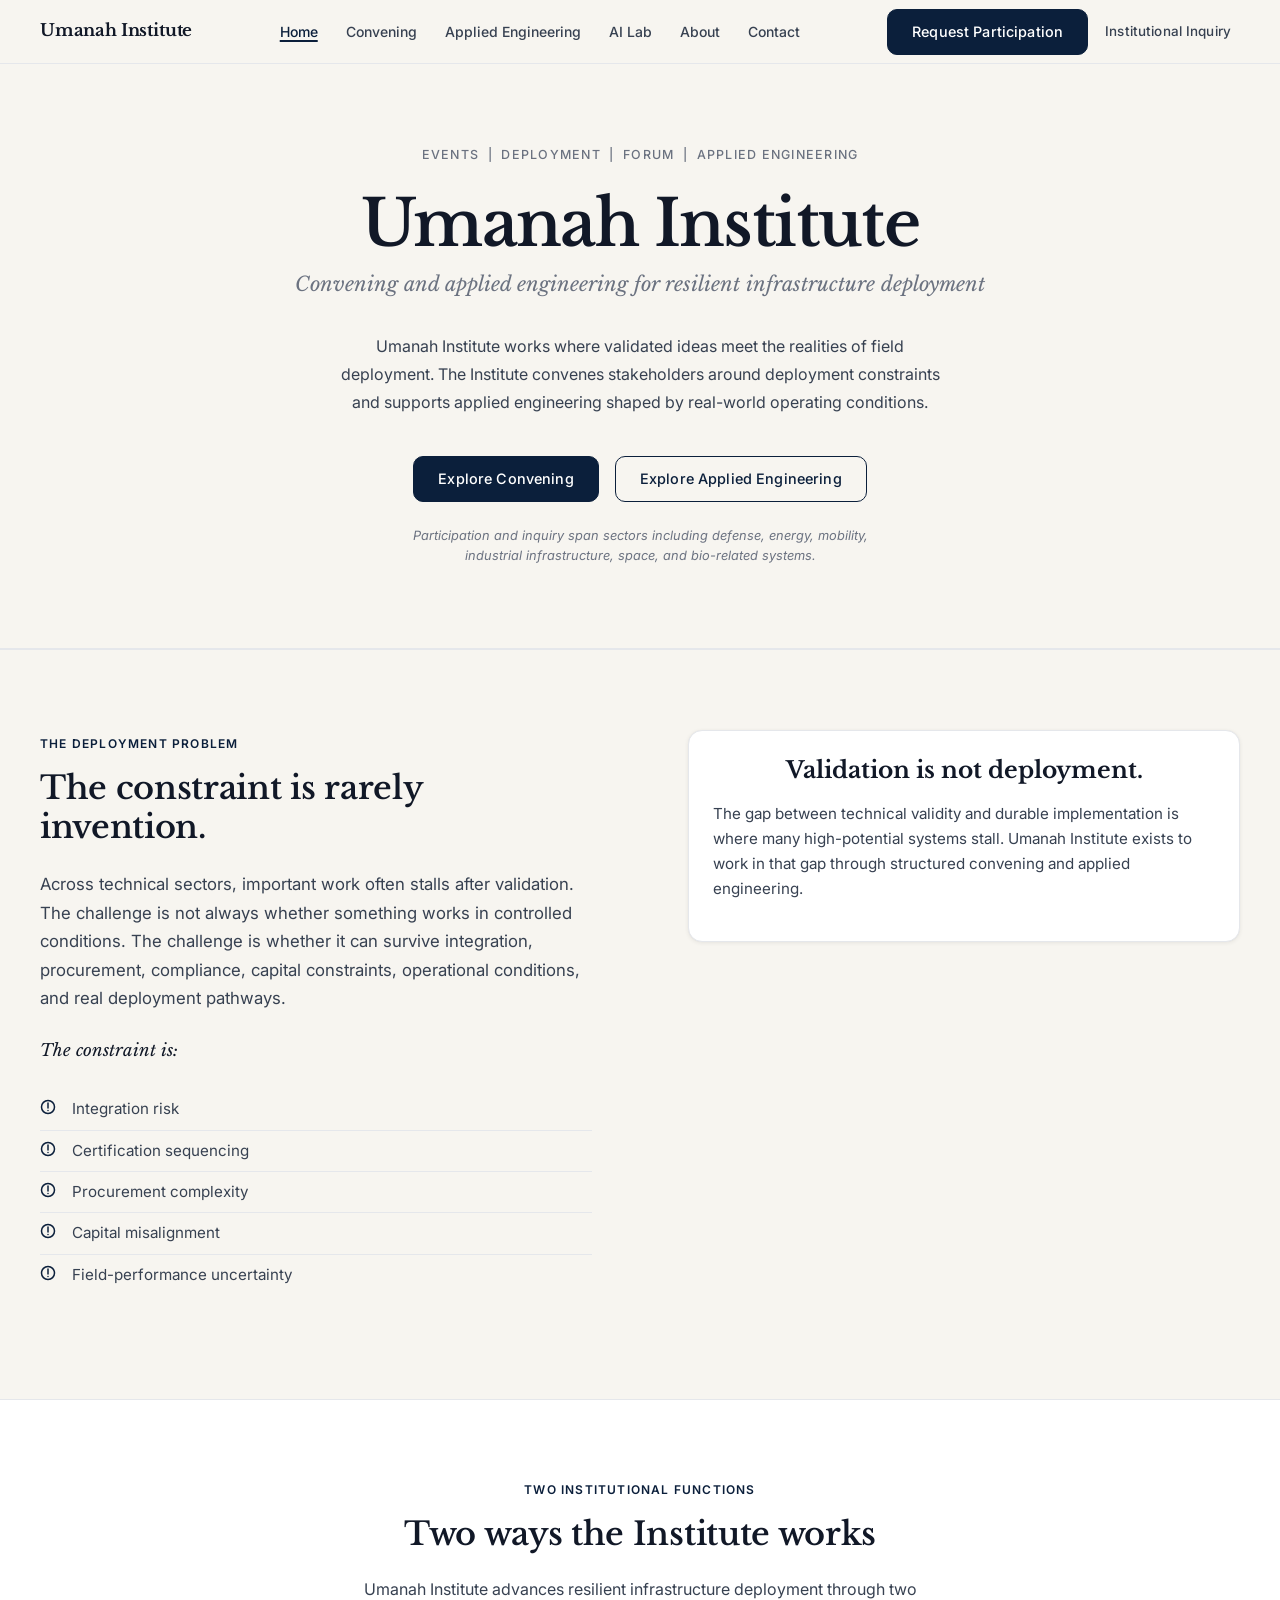
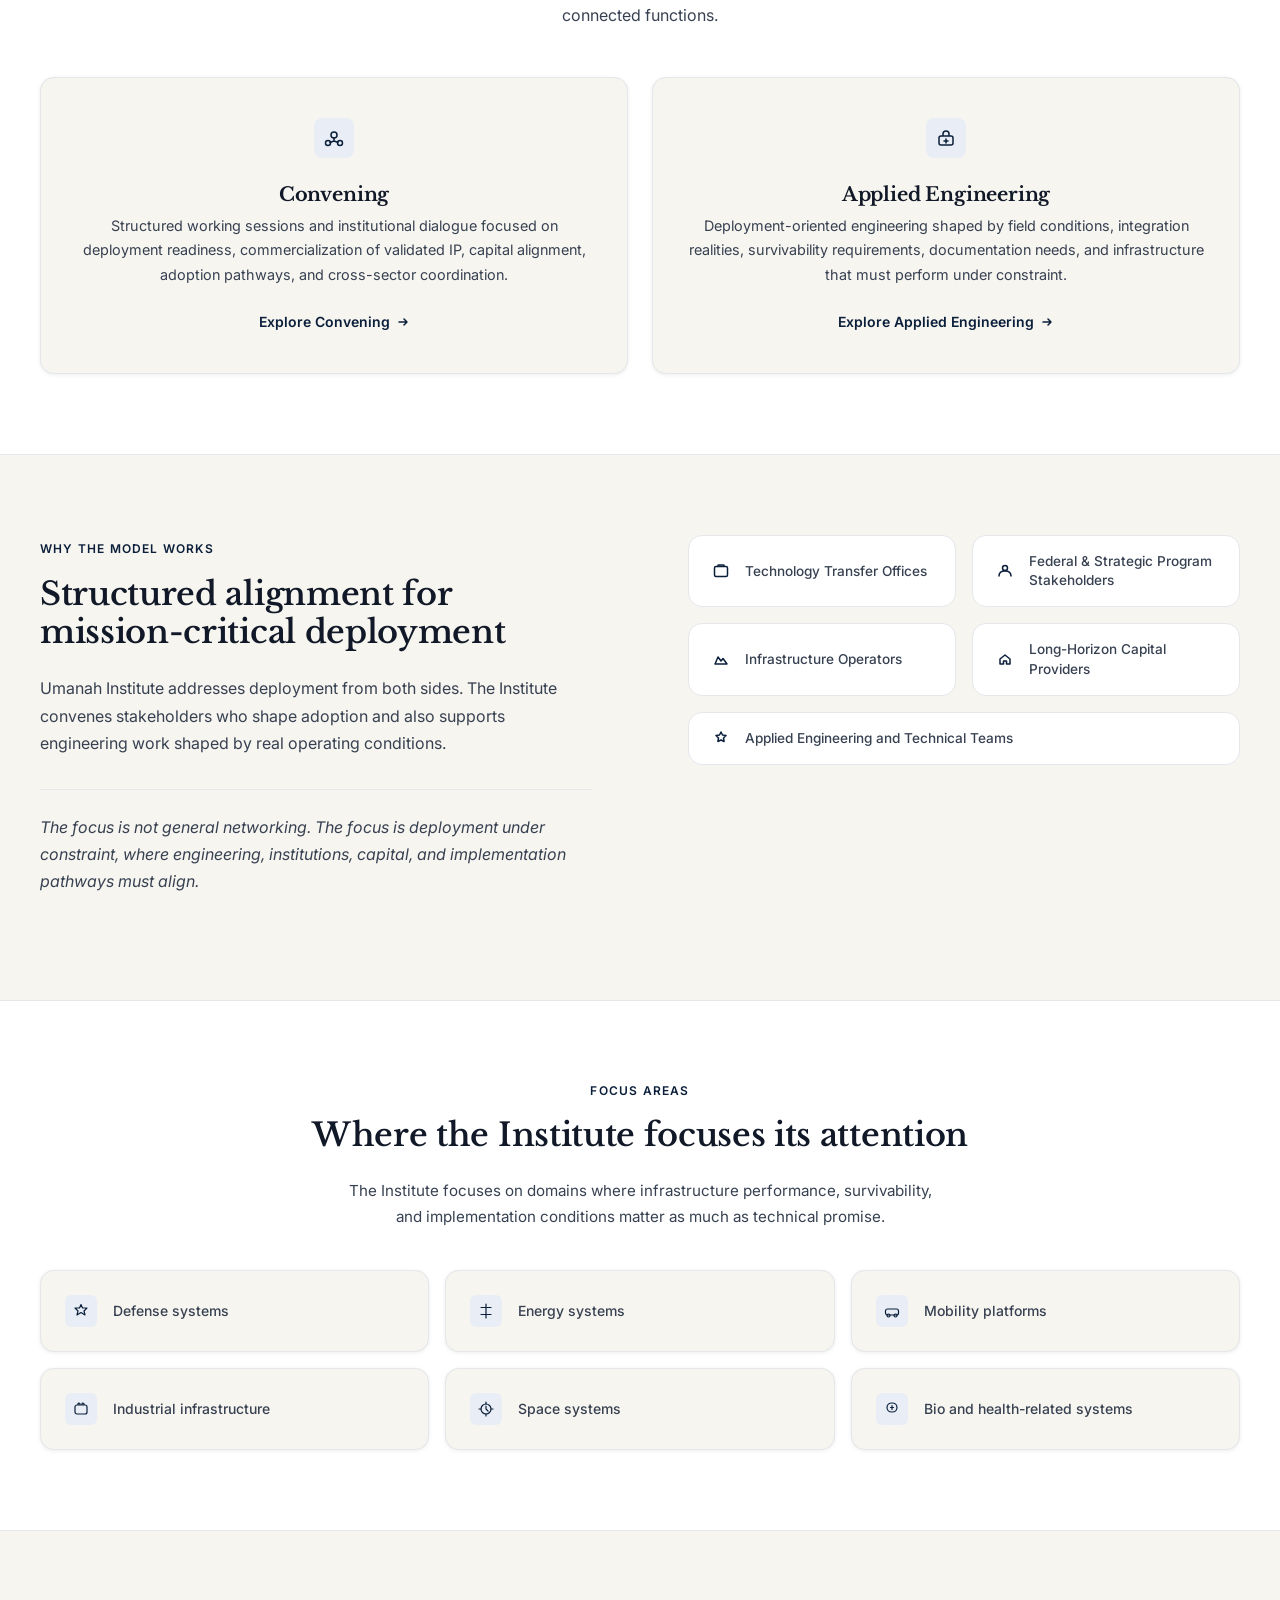
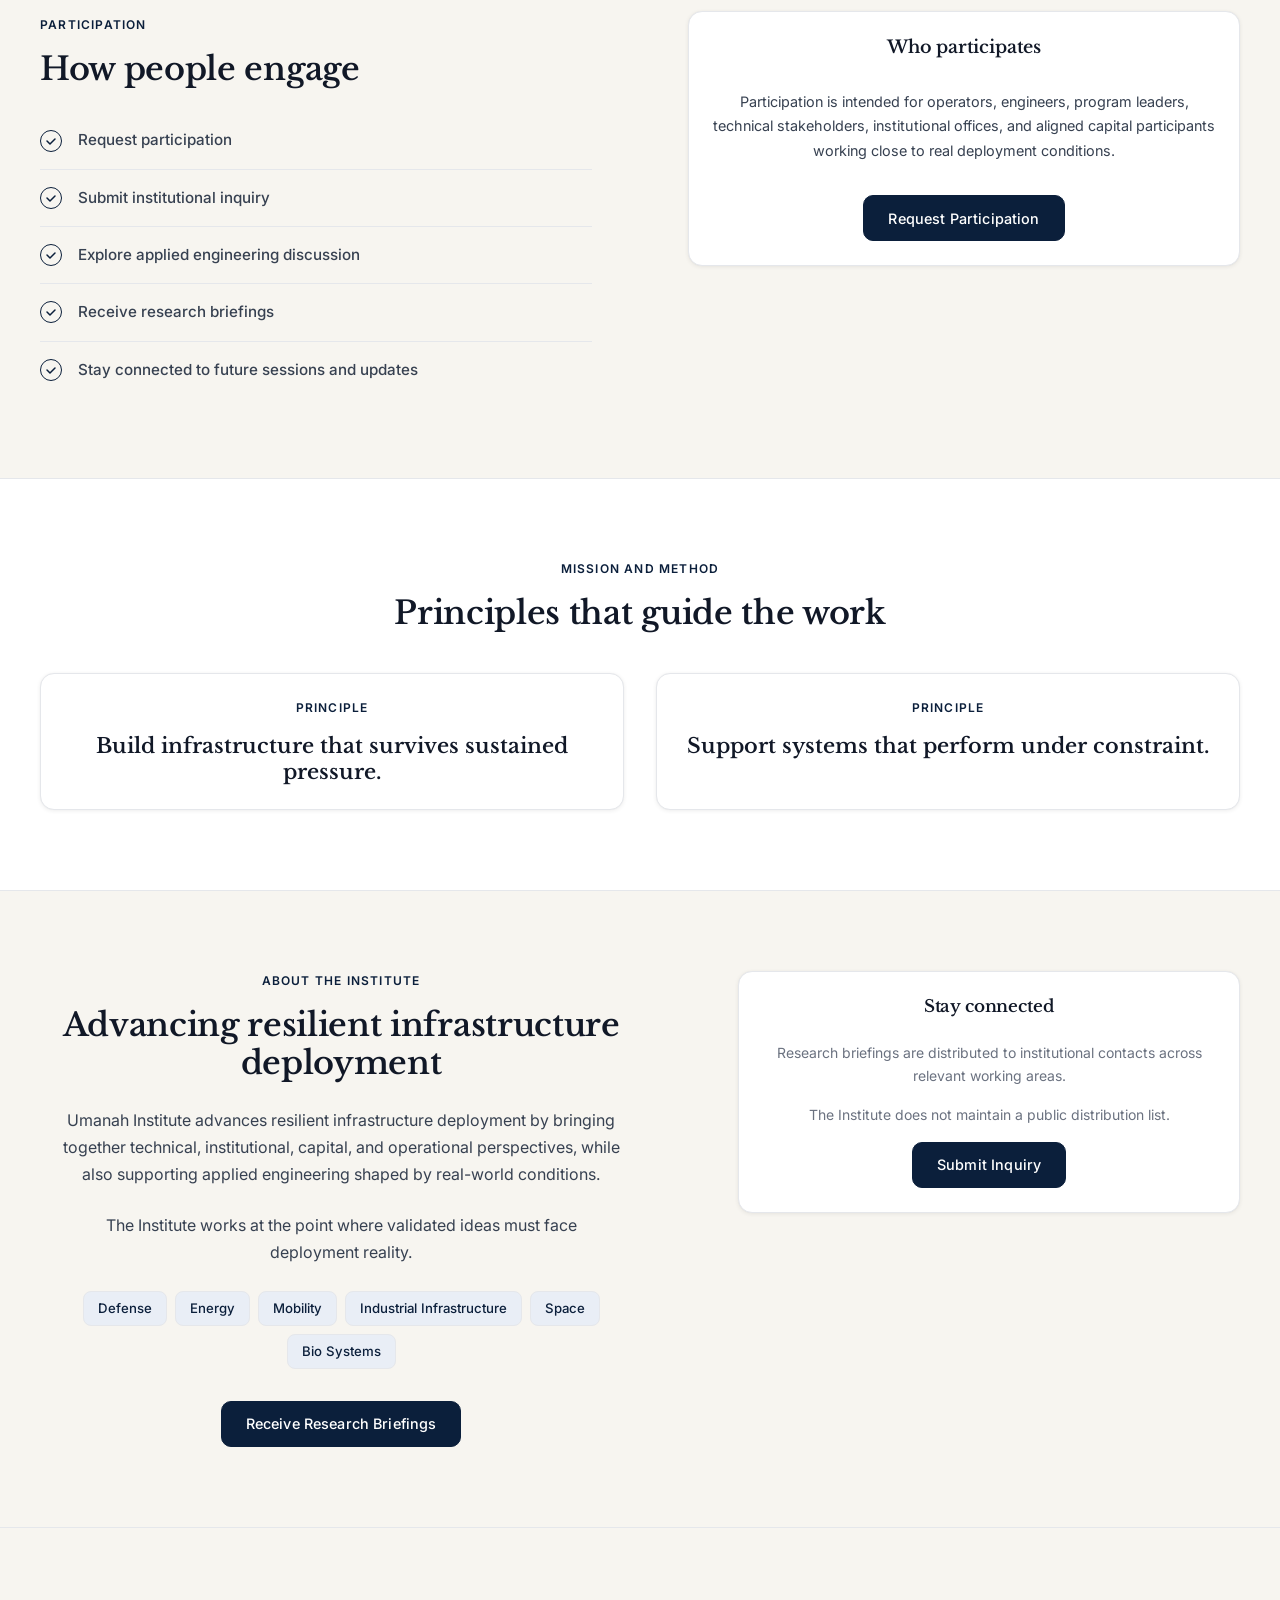
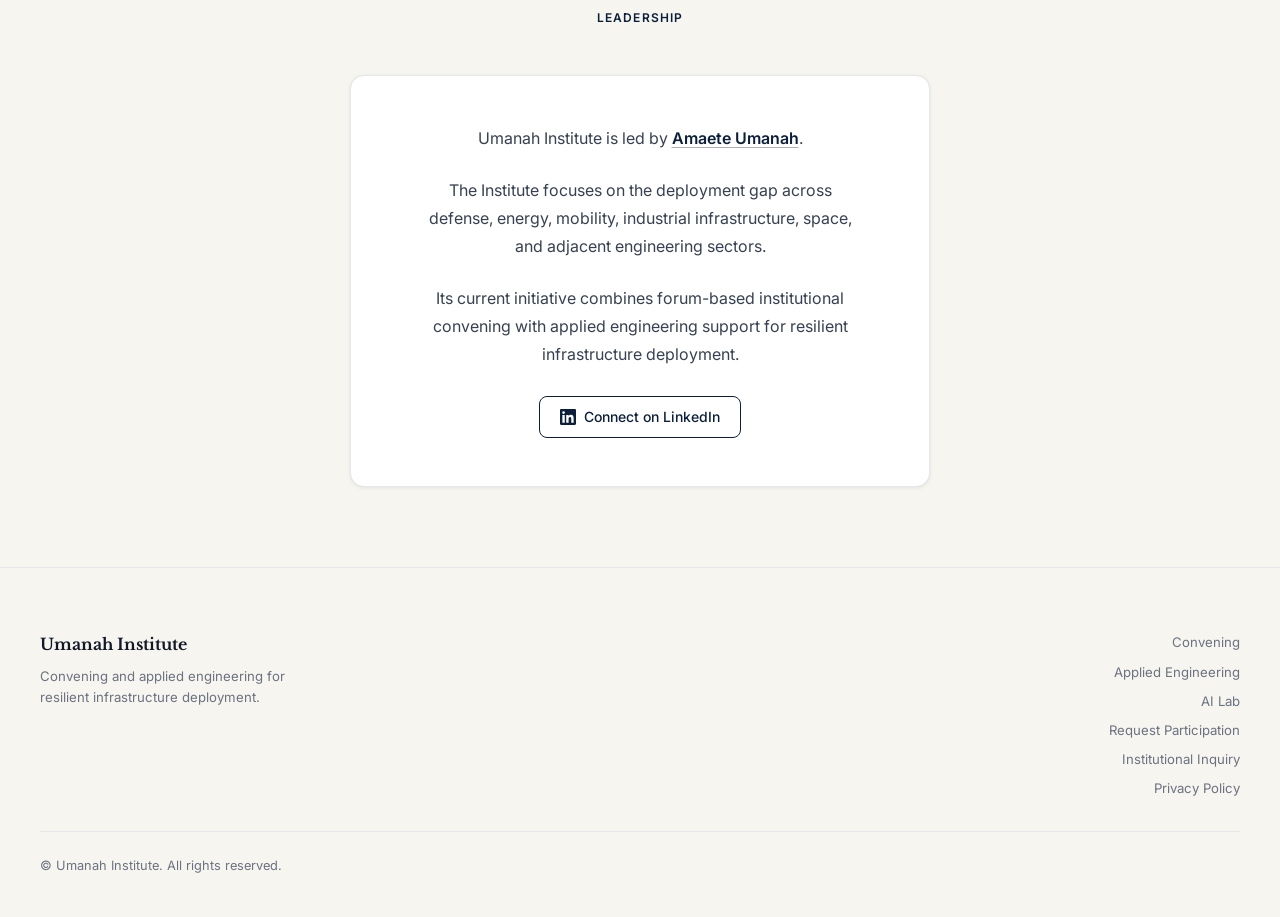
<file: index.html>
<!DOCTYPE html>
<html lang="en">
<head>
  <meta charset="UTF-8" />
  <meta name="viewport" content="width=device-width, initial-scale=1.0" />

  <!-- Title -->
  <title>Umanah Institute</title>

  <!-- Meta Description -->
  <meta name="description" content="Umanah Institute works where validated ideas meet the realities of field deployment. The Institute convenes stakeholders around deployment constraints and supports applied engineering shaped by real-world operating conditions." />

  <!-- Meta Keywords -->
  <meta name="keywords" content="Umanah Institute, resilient infrastructure deployment, technology transfer, convening, applied engineering, mission-critical systems, deployment constraints" />

  <!-- Open Graph -->
  <meta property="og:type" content="website" />
  <meta property="og:title" content="Umanah Institute" />
  <meta property="og:description" content="Convening and applied engineering for resilient infrastructure deployment." />
  <meta property="og:site_name" content="Umanah Institute" />
  <meta property="og:image" content="images/umanah-institute-og.jpg" />
  <meta property="og:image:secure_url" content="images/umanah-institute-og.jpg" />
  <meta property="og:image:type" content="image/jpeg" />
  <meta property="og:image:width" content="1200" />
  <meta property="og:image:height" content="630" />

  <!-- Twitter Card -->
  <meta name="twitter:card" content="summary_large_image" />
  <meta name="twitter:title" content="Umanah Institute" />
  <meta name="twitter:description" content="Convening and applied engineering for resilient infrastructure deployment." />
  <meta name="twitter:image" content="images/umanah-institute-og.jpg" />

  <link rel="preconnect" href="https://fonts.googleapis.com" />
  <link rel="preconnect" href="https://fonts.gstatic.com" crossorigin />
  <link rel="stylesheet" href="css/tokens.css" />
  <link rel="stylesheet" href="css/base.css" />
  <link rel="stylesheet" href="css/homepage.css" />
</head>
<body>
<div id="site-box">

  <!-- ============================================================
       NAVIGATION
       ============================================================ -->
  <nav class="site-nav" role="navigation" aria-label="Main navigation">
    <div class="container nav-inner">

      <a href="index.html" class="nav-wordmark">Umanah Institute</a>

      <ul class="nav-links" role="list">
        <li><a href="index.html" class="nav-link active" aria-current="page">Home</a></li>
        <li><a href="convening.html" class="nav-link">Convening</a></li>
        <li><a href="applied-engineering.html" class="nav-link">Applied Engineering</a></li>
        <li><a href="ai-lab.html" class="nav-link">AI Lab</a></li>
        <li><a href="#hp-about" class="nav-link">About</a></li>
        <li><a href="institutional-inquiry.html" class="nav-link">Contact</a></li>
      </ul>

      <div class="nav-actions">
        <a href="request-participation.html" class="btn btn-primary">Request Participation</a>
        <a href="institutional-inquiry.html" class="btn btn-secondary">Institutional Inquiry</a>
      </div>

      <button class="nav-hamburger" id="hamburgerBtn" aria-label="Toggle mobile menu" aria-expanded="false">
        <span></span>
        <span></span>
        <span></span>
      </button>

    </div>
  </nav>

  <!-- Mobile Menu -->
  <div class="nav-mobile-menu" id="mobileMenu" role="navigation" aria-label="Mobile navigation">
    <a href="index.html" class="nav-link active" aria-current="page">Home</a>
    <a href="convening.html" class="nav-link">Convening</a>
    <a href="applied-engineering.html" class="nav-link">Applied Engineering</a>
    <a href="ai-lab.html" class="nav-link">AI Lab</a>
    <a href="#hp-about" class="nav-link">About</a>
    <a href="institutional-inquiry.html" class="nav-link">Contact</a>
    <div class="nav-mobile-actions">
      <a href="request-participation.html" class="btn btn-primary">Request Participation</a>
      <a href="institutional-inquiry.html" class="btn btn-secondary">Institutional Inquiry</a>
    </div>
  </div>

  <main>

    <!-- ============================================================
         1. HERO
         ============================================================ -->
    <section class="hp-hero section" id="hp-hero">
      <div class="container">
        <span class="hp-hero-eyebrow">Events &nbsp;|&nbsp; Deployment &nbsp;|&nbsp; Forum &nbsp;|&nbsp; Applied Engineering</span>
        <h1 class="hp-hero-title">Umanah Institute</h1>
        <span class="hp-hero-subtitle">Convening and applied engineering for resilient infrastructure deployment</span>
        <p class="hp-hero-body">
          Umanah Institute works where validated ideas meet the realities of field deployment. The Institute convenes stakeholders around deployment constraints and supports applied engineering shaped by real-world operating conditions.
        </p>
        <div class="hp-hero-actions">
          <a href="convening.html" class="btn btn-primary">Explore Convening</a>
          <a href="applied-engineering.html" class="btn btn-secondary">Explore Applied Engineering</a>
        </div>
        <span class="hp-hero-note">Participation and inquiry span sectors including defense, energy, mobility, industrial infrastructure, space, and bio-related systems.</span>
      </div>
    </section>

    <hr class="divider" />

    <!-- ============================================================
         2. THE DEPLOYMENT PROBLEM
         ============================================================ -->
    <section class="hp-problem-section section" id="hp-problem">
      <div class="container">
        <div class="hp-problem-layout">

          <div class="hp-problem-intro">
            <span class="section-label">The deployment problem</span>
            <h2 class="section-heading">The constraint is rarely invention.</h2>

            <p>
              Across technical sectors, important work often stalls after validation. The challenge is not always whether something works in controlled conditions. The challenge is whether it can survive integration, procurement, compliance, capital constraints, operational conditions, and real deployment pathways.
            </p>

            <p class="constraint-statement">The constraint is:</p>

            <ul class="hp-constraint-list">
              <li>
                <svg class="icon" width="16" height="16" viewBox="0 0 16 16" fill="none" aria-hidden="true">
                  <circle cx="8" cy="8" r="6.5" stroke="currentColor" stroke-width="1.5"/>
                  <line x1="8" y1="4" x2="8" y2="9" stroke="currentColor" stroke-width="1.5" stroke-linecap="round"/>
                  <circle cx="8" cy="11.5" r="0.75" fill="currentColor"/>
                </svg>
                Integration risk
              </li>
              <li>
                <svg class="icon" width="16" height="16" viewBox="0 0 16 16" fill="none" aria-hidden="true">
                  <circle cx="8" cy="8" r="6.5" stroke="currentColor" stroke-width="1.5"/>
                  <line x1="8" y1="4" x2="8" y2="9" stroke="currentColor" stroke-width="1.5" stroke-linecap="round"/>
                  <circle cx="8" cy="11.5" r="0.75" fill="currentColor"/>
                </svg>
                Certification sequencing
              </li>
              <li>
                <svg class="icon" width="16" height="16" viewBox="0 0 16 16" fill="none" aria-hidden="true">
                  <circle cx="8" cy="8" r="6.5" stroke="currentColor" stroke-width="1.5"/>
                  <line x1="8" y1="4" x2="8" y2="9" stroke="currentColor" stroke-width="1.5" stroke-linecap="round"/>
                  <circle cx="8" cy="11.5" r="0.75" fill="currentColor"/>
                </svg>
                Procurement complexity
              </li>
              <li>
                <svg class="icon" width="16" height="16" viewBox="0 0 16 16" fill="none" aria-hidden="true">
                  <circle cx="8" cy="8" r="6.5" stroke="currentColor" stroke-width="1.5"/>
                  <line x1="8" y1="4" x2="8" y2="9" stroke="currentColor" stroke-width="1.5" stroke-linecap="round"/>
                  <circle cx="8" cy="11.5" r="0.75" fill="currentColor"/>
                </svg>
                Capital misalignment
              </li>
              <li>
                <svg class="icon" width="16" height="16" viewBox="0 0 16 16" fill="none" aria-hidden="true">
                  <circle cx="8" cy="8" r="6.5" stroke="currentColor" stroke-width="1.5"/>
                  <line x1="8" y1="4" x2="8" y2="9" stroke="currentColor" stroke-width="1.5" stroke-linecap="round"/>
                  <circle cx="8" cy="11.5" r="0.75" fill="currentColor"/>
                </svg>
                Field-performance uncertainty
              </li>
            </ul>
          </div>

          <div class="hp-problem-callout">
            <p class="hp-callout-title">Validation is not deployment.</p>
            <p class="hp-callout-body">
              The gap between technical validity and durable implementation is where many high-potential systems stall. Umanah Institute exists to work in that gap through structured convening and applied engineering.
            </p>
          </div>

        </div>
      </div>
    </section>

    <hr class="divider" />

    <!-- ============================================================
         3. TWO-COLUMN FUNCTION SPLIT
         ============================================================ -->
    <section class="hp-functions-section section" id="hp-functions">
      <div class="container">
        <div class="hp-functions-intro">
          <span class="section-label">Two institutional functions</span>
          <h2 class="section-heading">Two ways the Institute works</h2>
          <p>Umanah Institute advances resilient infrastructure deployment through two connected functions.</p>
        </div>

        <div class="hp-function-grid">

          <div class="hp-function-card">
            <div class="hp-function-card-icon" aria-hidden="true">
              <svg width="20" height="20" viewBox="0 0 20 20" fill="none">
                <circle cx="10" cy="7" r="3" stroke="currentColor" stroke-width="1.5"/>
                <circle cx="4" cy="15" r="2.5" stroke="currentColor" stroke-width="1.5"/>
                <circle cx="16" cy="15" r="2.5" stroke="currentColor" stroke-width="1.5"/>
                <path d="M10 10v3M10 13l-4 1.5M10 13l4 1.5" stroke="currentColor" stroke-width="1.5" stroke-linecap="round"/>
              </svg>
            </div>
            <div>
              <h3>Convening</h3>
              <p>Structured working sessions and institutional dialogue focused on deployment readiness, commercialization of validated IP, capital alignment, adoption pathways, and cross-sector coordination.</p>
            </div>
            <a href="convening.html" class="hp-function-cta">
              Explore Convening
              <svg width="14" height="14" viewBox="0 0 14 14" fill="none" aria-hidden="true">
                <path d="M3 7h8M8 4l3 3-3 3" stroke="currentColor" stroke-width="1.5" stroke-linecap="round" stroke-linejoin="round"/>
              </svg>
            </a>
          </div>

          <div class="hp-function-card">
            <div class="hp-function-card-icon" aria-hidden="true">
              <svg width="20" height="20" viewBox="0 0 20 20" fill="none">
                <rect x="3" y="8" width="14" height="9" rx="2" stroke="currentColor" stroke-width="1.5"/>
                <path d="M7 8V6a3 3 0 016 0v2" stroke="currentColor" stroke-width="1.5"/>
                <path d="M8 13h4M10 11v4" stroke="currentColor" stroke-width="1.5" stroke-linecap="round"/>
              </svg>
            </div>
            <div>
              <h3>Applied Engineering</h3>
              <p>Deployment-oriented engineering shaped by field conditions, integration realities, survivability requirements, documentation needs, and infrastructure that must perform under constraint.</p>
            </div>
            <a href="applied-engineering.html" class="hp-function-cta">
              Explore Applied Engineering
              <svg width="14" height="14" viewBox="0 0 14 14" fill="none" aria-hidden="true">
                <path d="M3 7h8M8 4l3 3-3 3" stroke="currentColor" stroke-width="1.5" stroke-linecap="round" stroke-linejoin="round"/>
              </svg>
            </a>
          </div>

        </div>
      </div>
    </section>

    <hr class="divider" />

    <!-- ============================================================
         4. STRUCTURED ALIGNMENT
         ============================================================ -->
    <section class="hp-alignment-section section" id="hp-alignment">
      <div class="container">
        <div class="hp-alignment-layout">

          <div class="hp-alignment-body">
            <span class="section-label">Why the model works</span>
            <h2 class="section-heading">Structured alignment for mission-critical deployment</h2>
            <p>
              Umanah Institute addresses deployment from both sides. The Institute convenes stakeholders who shape adoption and also supports engineering work shaped by real operating conditions.
            </p>
            <p class="hp-alignment-statement">
              The focus is not general networking. The focus is deployment under constraint, where engineering, institutions, capital, and implementation pathways must align.
            </p>
          </div>

          <div>
            <div class="hp-participants-grid">
              <div class="hp-participant-card">
                <svg class="icon" width="16" height="16" viewBox="0 0 16 16" fill="none" aria-hidden="true">
                  <rect x="1.5" y="3.5" width="13" height="10" rx="1.5" stroke="currentColor" stroke-width="1.5"/>
                  <path d="M5 3.5V2.5C5 2.224 5.224 2 5.5 2h5c.276 0 .5.224.5.5v1" stroke="currentColor" stroke-width="1.5"/>
                </svg>
                <span>Technology Transfer Offices</span>
              </div>
              <div class="hp-participant-card">
                <svg class="icon" width="16" height="16" viewBox="0 0 16 16" fill="none" aria-hidden="true">
                  <circle cx="8" cy="5" r="2.5" stroke="currentColor" stroke-width="1.5"/>
                  <path d="M2 13c0-3.314 2.686-5 6-5s6 1.686 6 5" stroke="currentColor" stroke-width="1.5" stroke-linecap="round"/>
                </svg>
                <span>Federal &amp; Strategic Program Stakeholders</span>
              </div>
              <div class="hp-participant-card">
                <svg class="icon" width="16" height="16" viewBox="0 0 16 16" fill="none" aria-hidden="true">
                  <path d="M2 12L5 5l3 4 2-2.5L14 12H2z" stroke="currentColor" stroke-width="1.5" stroke-linejoin="round"/>
                </svg>
                <span>Infrastructure Operators</span>
              </div>
              <div class="hp-participant-card">
                <svg class="icon" width="16" height="16" viewBox="0 0 16 16" fill="none" aria-hidden="true">
                  <path d="M3 12V7l5-4 5 4v5H9.5v-3h-3v3H3z" stroke="currentColor" stroke-width="1.5" stroke-linejoin="round"/>
                </svg>
                <span>Long-Horizon Capital Providers</span>
              </div>
              <div class="hp-participant-card full-width">
                <svg class="icon" width="16" height="16" viewBox="0 0 16 16" fill="none" aria-hidden="true">
                  <path d="M8 2l1.5 3 3.5.5-2.5 2.5.6 3.5L8 10l-3.1 1.5.6-3.5L3 5.5 6.5 5 8 2z" stroke="currentColor" stroke-width="1.5" stroke-linejoin="round"/>
                </svg>
                <span>Applied Engineering and Technical Teams</span>
              </div>
            </div>
          </div>

        </div>
      </div>
    </section>

    <hr class="divider" />

    <!-- ============================================================
         5. FOCUS AREAS
         ============================================================ -->
    <section class="hp-focus-section section" id="hp-focus">
      <div class="container">
        <span class="section-label">Focus areas</span>
        <h2 class="section-heading">Where the Institute focuses its attention</h2>
        <p class="hp-focus-intro">
          The Institute focuses on domains where infrastructure performance, survivability, and implementation conditions matter as much as technical promise.
        </p>

        <div class="hp-focus-grid">
          <div class="hp-focus-card">
            <div class="icon" aria-hidden="true">
              <svg width="16" height="16" viewBox="0 0 16 16" fill="none">
                <path d="M8 1.5L9.5 5H14L11 8l1 4-4-2.5L4 12l1-4-3-3h4.5L8 1.5z" stroke="currentColor" stroke-width="1.2" stroke-linejoin="round"/>
              </svg>
            </div>
            <span>Defense systems</span>
          </div>
          <div class="hp-focus-card">
            <div class="icon" aria-hidden="true">
              <svg width="16" height="16" viewBox="0 0 16 16" fill="none">
                <path d="M8 1v14M3 4.5h10M3 11.5h10" stroke="currentColor" stroke-width="1.2" stroke-linecap="round"/>
              </svg>
            </div>
            <span>Energy systems</span>
          </div>
          <div class="hp-focus-card">
            <div class="icon" aria-hidden="true">
              <svg width="16" height="16" viewBox="0 0 16 16" fill="none">
                <rect x="1.5" y="6" width="13" height="6" rx="2" stroke="currentColor" stroke-width="1.2"/>
                <circle cx="4.5" cy="12.5" r="1.5" stroke="currentColor" stroke-width="1.2"/>
                <circle cx="11.5" cy="12.5" r="1.5" stroke="currentColor" stroke-width="1.2"/>
              </svg>
            </div>
            <span>Mobility platforms</span>
          </div>
          <div class="hp-focus-card">
            <div class="icon" aria-hidden="true">
              <svg width="16" height="16" viewBox="0 0 16 16" fill="none">
                <rect x="2" y="4" width="12" height="9" rx="2" stroke="currentColor" stroke-width="1.2"/>
                <path d="M5 4V3a1 1 0 012 0v1M9 4V3a1 1 0 012 0v1" stroke="currentColor" stroke-width="1.2"/>
              </svg>
            </div>
            <span>Industrial infrastructure</span>
          </div>
          <div class="hp-focus-card">
            <div class="icon" aria-hidden="true">
              <svg width="16" height="16" viewBox="0 0 16 16" fill="none">
                <circle cx="8" cy="8" r="5" stroke="currentColor" stroke-width="1.2"/>
                <path d="M8 5v3l2 2" stroke="currentColor" stroke-width="1.2" stroke-linecap="round"/>
                <path d="M8 1v2M8 13v2M1 8h2M13 8h2" stroke="currentColor" stroke-width="1.2" stroke-linecap="round"/>
              </svg>
            </div>
            <span>Space systems</span>
          </div>
          <div class="hp-focus-card">
            <div class="icon" aria-hidden="true">
              <svg width="16" height="16" viewBox="0 0 16 16" fill="none">
                <path d="M8 2C5 2 3 4 3 6.5S5 11 8 11 13 9 13 6.5 11 2 8 2z" stroke="currentColor" stroke-width="1.2"/>
                <path d="M8 4.5v4M6.5 6.5h3" stroke="currentColor" stroke-width="1.2" stroke-linecap="round"/>
              </svg>
            </div>
            <span>Bio and health-related systems</span>
          </div>
        </div>
      </div>
    </section>

    <hr class="divider" />

    <!-- ============================================================
         6. HOW PEOPLE ENGAGE
         ============================================================ -->
    <section class="hp-engage-section section" id="hp-engage">
      <div class="container">
        <div class="hp-engage-layout">

          <div>
            <span class="section-label">Participation</span>
            <h2 class="section-heading">How people engage</h2>
            <div class="hp-engage-paths">
              <div class="hp-engage-path">
                <div class="check-icon" aria-hidden="true">
                  <svg width="12" height="12" viewBox="0 0 12 12" fill="none">
                    <path d="M2 6l3 3 5-5" stroke="currentColor" stroke-width="1.5" stroke-linecap="round" stroke-linejoin="round"/>
                  </svg>
                </div>
                <span>Request participation</span>
              </div>
              <div class="hp-engage-path">
                <div class="check-icon" aria-hidden="true">
                  <svg width="12" height="12" viewBox="0 0 12 12" fill="none">
                    <path d="M2 6l3 3 5-5" stroke="currentColor" stroke-width="1.5" stroke-linecap="round" stroke-linejoin="round"/>
                  </svg>
                </div>
                <span>Submit institutional inquiry</span>
              </div>
              <div class="hp-engage-path">
                <div class="check-icon" aria-hidden="true">
                  <svg width="12" height="12" viewBox="0 0 12 12" fill="none">
                    <path d="M2 6l3 3 5-5" stroke="currentColor" stroke-width="1.5" stroke-linecap="round" stroke-linejoin="round"/>
                  </svg>
                </div>
                <span>Explore applied engineering discussion</span>
              </div>
              <div class="hp-engage-path">
                <div class="check-icon" aria-hidden="true">
                  <svg width="12" height="12" viewBox="0 0 12 12" fill="none">
                    <path d="M2 6l3 3 5-5" stroke="currentColor" stroke-width="1.5" stroke-linecap="round" stroke-linejoin="round"/>
                  </svg>
                </div>
                <span>Receive research briefings</span>
              </div>
              <div class="hp-engage-path">
                <div class="check-icon" aria-hidden="true">
                  <svg width="12" height="12" viewBox="0 0 12 12" fill="none">
                    <path d="M2 6l3 3 5-5" stroke="currentColor" stroke-width="1.5" stroke-linecap="round" stroke-linejoin="round"/>
                  </svg>
                </div>
                <span>Stay connected to future sessions and updates</span>
              </div>
            </div>
          </div>

          <div class="hp-engage-card">
            <h3>Who participates</h3>
            <p>
              Participation is intended for operators, engineers, program leaders, technical stakeholders, institutional offices, and aligned capital participants working close to real deployment conditions.
            </p>
            <a href="request-participation.html" class="btn btn-primary" style="margin-top: var(--sp-2);">Request Participation</a>
          </div>

        </div>
      </div>
    </section>

    <hr class="divider" />

    <!-- ============================================================
         7. PRINCIPLES
         ============================================================ -->
    <section class="hp-principles-section section" id="hp-principles">
      <div class="container">
        <span class="section-label">Mission and method</span>
        <h2 class="section-heading">Principles that guide the work</h2>
        <div class="mission-grid">
          <div class="mission-block">
            <p class="block-label">Principle</p>
            <p class="block-statement">Build infrastructure that survives sustained pressure.</p>
          </div>
          <div class="mission-block">
            <p class="block-label">Principle</p>
            <p class="block-statement">Support systems that perform under constraint.</p>
          </div>
        </div>
      </div>
    </section>

    <hr class="divider" />

    <!-- ============================================================
         8. ABOUT
         ============================================================ -->
    <section class="hp-about-section section" id="hp-about">
      <div class="container">
        <div class="hp-about-layout">

          <div class="hp-about-body">
            <span class="section-label">About the Institute</span>
            <h2 class="section-heading">Advancing resilient infrastructure deployment</h2>
            <p>
              Umanah Institute advances resilient infrastructure deployment by bringing together technical, institutional, capital, and operational perspectives, while also supporting applied engineering shaped by real-world conditions.
            </p>
            <p>
              The Institute works at the point where validated ideas must face deployment reality.
            </p>

            <div class="sectors-list">
              <span class="sector-tag">Defense</span>
              <span class="sector-tag">Energy</span>
              <span class="sector-tag">Mobility</span>
              <span class="sector-tag">Industrial Infrastructure</span>
              <span class="sector-tag">Space</span>
              <span class="sector-tag">Bio Systems</span>
            </div>

            <a href="institutional-inquiry.html" class="btn btn-primary">Receive Research Briefings</a>
          </div>

          <div class="hp-about-cta-block">
            <h3>Stay connected</h3>
            <p>
              Research briefings are distributed to institutional contacts across relevant working areas.
            </p>
            <p>
              The Institute does not maintain a public distribution list.
            </p>
            <a href="institutional-inquiry.html" class="btn btn-primary">Submit Inquiry</a>
          </div>

        </div>
      </div>
    </section>

    <!-- ============================================================
         9. LEADERSHIP
         ============================================================ -->
    <section class="section leadership-section" id="hp-leadership">
      <div class="container">
        <div class="leadership-inner">

          <span class="section-label">Leadership</span>

          <div class="leadership-card">
            <p class="leadership-body">
              Umanah Institute is led by
              <a href="https://www.linkedin.com/in/amaeteumanah/" target="_blank" rel="noopener noreferrer" class="leadership-name-link"><strong>Amaete Umanah</strong></a>.
            </p>
            <p class="leadership-body">
              The Institute focuses on the deployment gap across defense, energy, mobility, industrial infrastructure, space, and adjacent engineering sectors.
            </p>
            <p class="leadership-body">
              Its current initiative combines forum-based institutional convening with applied engineering support for resilient infrastructure deployment.
            </p>

            <a
              href="https://www.linkedin.com/in/amaeteumanah/"
              target="_blank"
              rel="noopener noreferrer"
              class="leadership-linkedin"
              aria-label="Amaete Umanah on LinkedIn"
            >
              <svg width="16" height="16" viewBox="0 0 24 24" fill="currentColor" aria-hidden="true">
                <path d="M20.447 20.452h-3.554v-5.569c0-1.328-.027-3.037-1.852-3.037-1.853 0-2.136 1.445-2.136 2.939v5.667H9.351V9h3.414v1.561h.046c.477-.9 1.637-1.85 3.37-1.85 3.601 0 4.267 2.37 4.267 5.455v6.286zM5.337 7.433a2.062 2.062 0 01-2.063-2.065 2.064 2.064 0 112.063 2.065zm1.782 13.019H3.555V9h3.564v11.452zM22.225 0H1.771C.792 0 0 .774 0 1.729v20.542C0 23.227.792 24 1.771 24h20.451C23.2 24 24 23.227 24 22.271V1.729C24 .774 23.2 0 22.222 0h.003z"/>
              </svg>
              <span>Connect on LinkedIn</span>
            </a>

          </div>
        </div>
      </div>
    </section>

  </main>

  <!-- ============================================================
       10. FOOTER / CONTACT
       ============================================================ -->
  <footer class="site-footer">
    <div class="container">
      <div class="footer-inner">

        <div class="footer-top">
          <div>
            <p class="footer-wordmark">Umanah Institute</p>
            <p class="footer-tagline">Convening and applied engineering for resilient infrastructure deployment.</p>
          </div>
          <div class="footer-links">
            <a href="convening.html">Convening</a>
            <a href="applied-engineering.html">Applied Engineering</a>
            <a href="ai-lab.html">AI Lab</a>
            <a href="request-participation.html">Request Participation</a>
            <a href="institutional-inquiry.html">Institutional Inquiry</a>
            <a href="privacy-policy.html">Privacy Policy</a>
          </div>
        </div>

        <div class="footer-bottom">
          <p class="footer-copy">&copy; Umanah Institute. All rights reserved.</p>
        </div>

      </div>
    </div>
  </footer>

  <script src="js/main.js"></script>
</div><!-- /#site-box -->
</body>
</html>
</file>
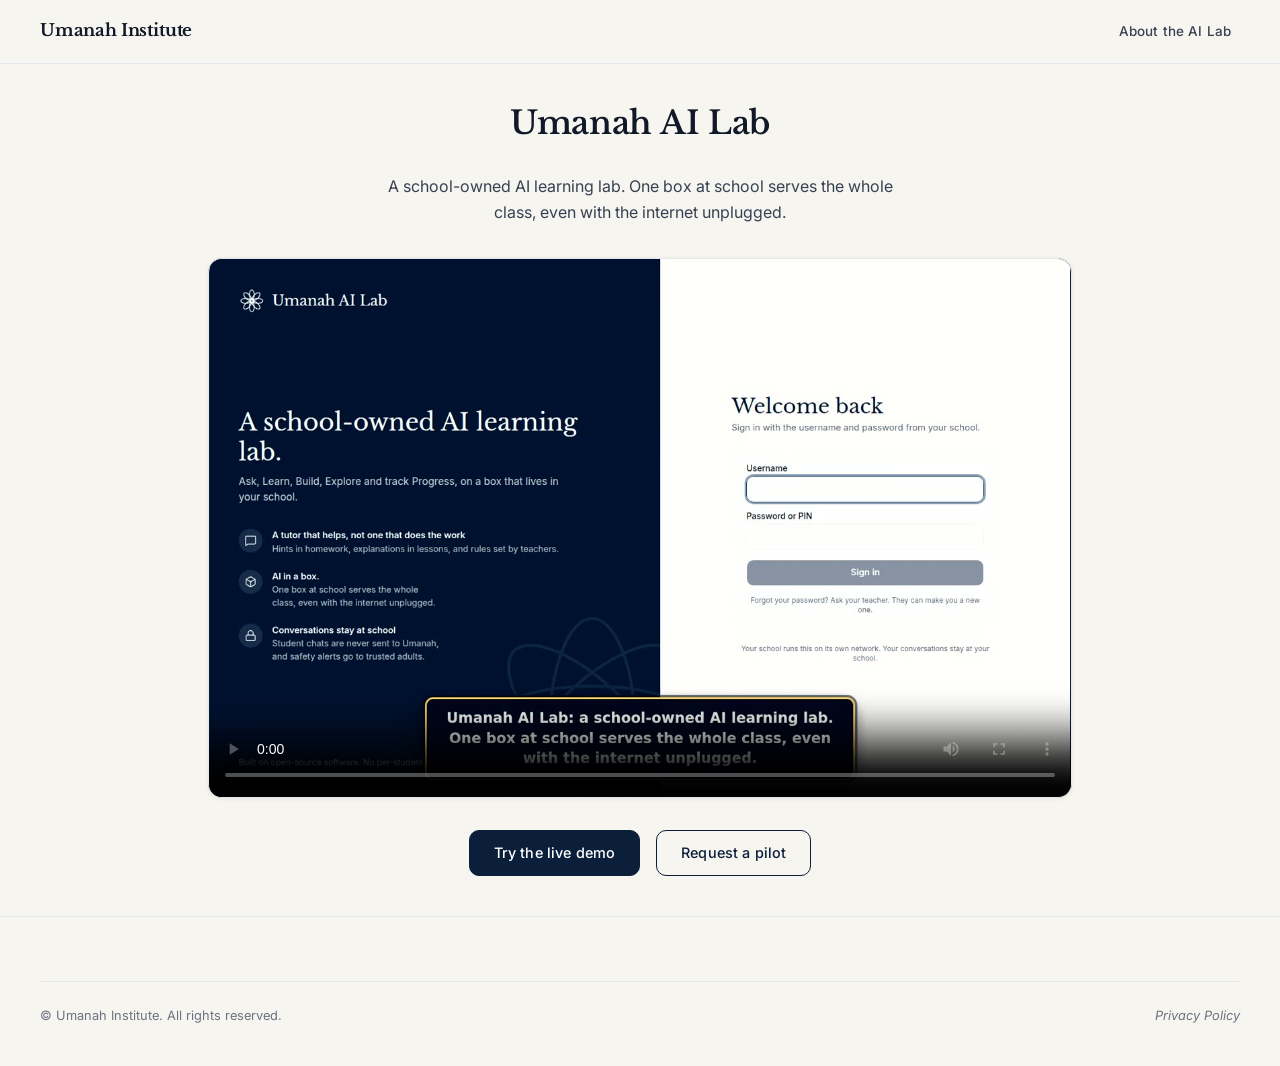
<file: ai-lab-film-95bc0e.html>
<!DOCTYPE html>
<html lang="en">
<head>
  <meta charset="UTF-8" />
  <meta name="viewport" content="width=device-width, initial-scale=1.0" />
  <title>Umanah AI Lab — Film</title>
  <meta name="description" content="A 2½-minute film about Umanah AI Lab: a school-owned AI learning lab. One box at school serves the whole class, even with the internet unplugged." />
  <!-- Link previews (iMessage, WhatsApp, Slack, LinkedIn, email) -->
  <meta property="og:type" content="video.other" />
  <meta property="og:site_name" content="Umanah Institute" />
  <meta property="og:title" content="Umanah AI Lab — Watch the film" />
  <meta property="og:description" content="A 2½-minute film about a school-owned AI learning lab. One box at school serves the whole class, even with the internet unplugged." />
  <meta property="og:url" content="https://www.umanah.org/ai-lab-film-95bc0e" />
  <meta property="og:image" content="https://www.umanah.org/media/ai-lab-film-95bc0e-og.jpg" />
  <meta property="og:image:width" content="1200" />
  <meta property="og:image:height" content="630" />
  <meta property="og:image:alt" content="Umanah AI Lab: watch the film. Teacher Center screen from the app." />
  <meta property="og:video" content="https://www.umanah.org/media/ai-lab-film-95bc0e.mp4" />
  <meta property="og:video:type" content="video/mp4" />
  <meta property="og:video:width" content="1440" />
  <meta property="og:video:height" content="900" />
  <meta name="twitter:card" content="summary_large_image" />
  <meta name="twitter:title" content="Umanah AI Lab — Watch the film" />
  <meta name="twitter:description" content="A 2½-minute film about a school-owned AI learning lab. One box at school serves the whole class, even with the internet unplugged." />
  <meta name="twitter:image" content="https://www.umanah.org/media/ai-lab-film-95bc0e-og.jpg" />
  <!-- Unlisted: shared by link only. Nothing on the site links here and it is not in any sitemap. -->
  <meta name="robots" content="noindex, nofollow, noarchive" />
  <link rel="stylesheet" href="css/tokens.css" />
  <link rel="stylesheet" href="css/base.css" />
  <style>
    .film-main {
      min-height: calc(100vh - var(--nav-height));
      display: flex;
      flex-direction: column;
      align-items: center;
      justify-content: center;
      gap: var(--sp-5);
      padding: var(--sp-6) var(--pad-mobile);
      text-align: center;
    }
    .film-main h1 {
      font-size: 2rem;
      color: var(--text-primary);
      margin: 0;
      line-height: 1.2;
    }
    .film-main p {
      color: var(--text-secondary);
      margin: 0;
      max-width: 52ch;
      line-height: 1.6;
    }
    .film-frame {
      width: 100%;
      max-width: min(1100px, calc((100vh - 360px) * 1.6));
      min-width: min(100%, 560px);
      border-radius: var(--card-radius);
      overflow: hidden;
      box-shadow: var(--card-shadow);
      border: 1px solid var(--border);
      background: var(--navy);
      aspect-ratio: 16 / 10;
    }
    .film-frame video {
      display: block;
      width: 100%;
      height: 100%;
    }
    .film-actions {
      display: flex;
      gap: var(--sp-3);
      flex-wrap: wrap;
      justify-content: center;
    }
  </style>
</head>
<body>
<div id="site-box">
  <nav class="site-nav" role="navigation" aria-label="Main navigation">
    <div class="container nav-inner">
      <a href="index.html" class="nav-wordmark">Umanah Institute</a>
      <div class="nav-actions">
        <a href="ai-lab.html" class="btn btn-secondary">About the AI Lab</a>
      </div>
    </div>
  </nav>

  <main>
    <div class="film-main">
      <h1>Umanah AI Lab</h1>
      <p>A school-owned AI learning lab. One box at school serves the whole class, even with the internet unplugged.</p>
      <div class="film-frame">
        <video controls playsinline preload="metadata" poster="media/ai-lab-film-95bc0e.jpg">
          <source src="media/ai-lab-film-95bc0e.mp4" type="video/mp4" />
          Your browser cannot play this video. <a href="media/ai-lab-film-95bc0e.mp4">Download it</a>.
        </video>
      </div>
      <div class="film-actions">
        <a href="https://ai.umanah.org" class="btn btn-primary">Try the live demo</a>
        <a href="ai-lab.html#pilot" class="btn btn-secondary">Request a pilot</a>
      </div>
    </div>
  </main>

  <footer class="site-footer">
    <div class="container">
      <div class="footer-inner">
        <div class="footer-bottom">
          <p class="footer-copy">&copy; Umanah Institute. All rights reserved.</p>
          <a href="privacy-policy.html" class="footer-privacy">Privacy Policy</a>
        </div>
      </div>
    </div>
  </footer>
</div>
</body>
</html>
</file>
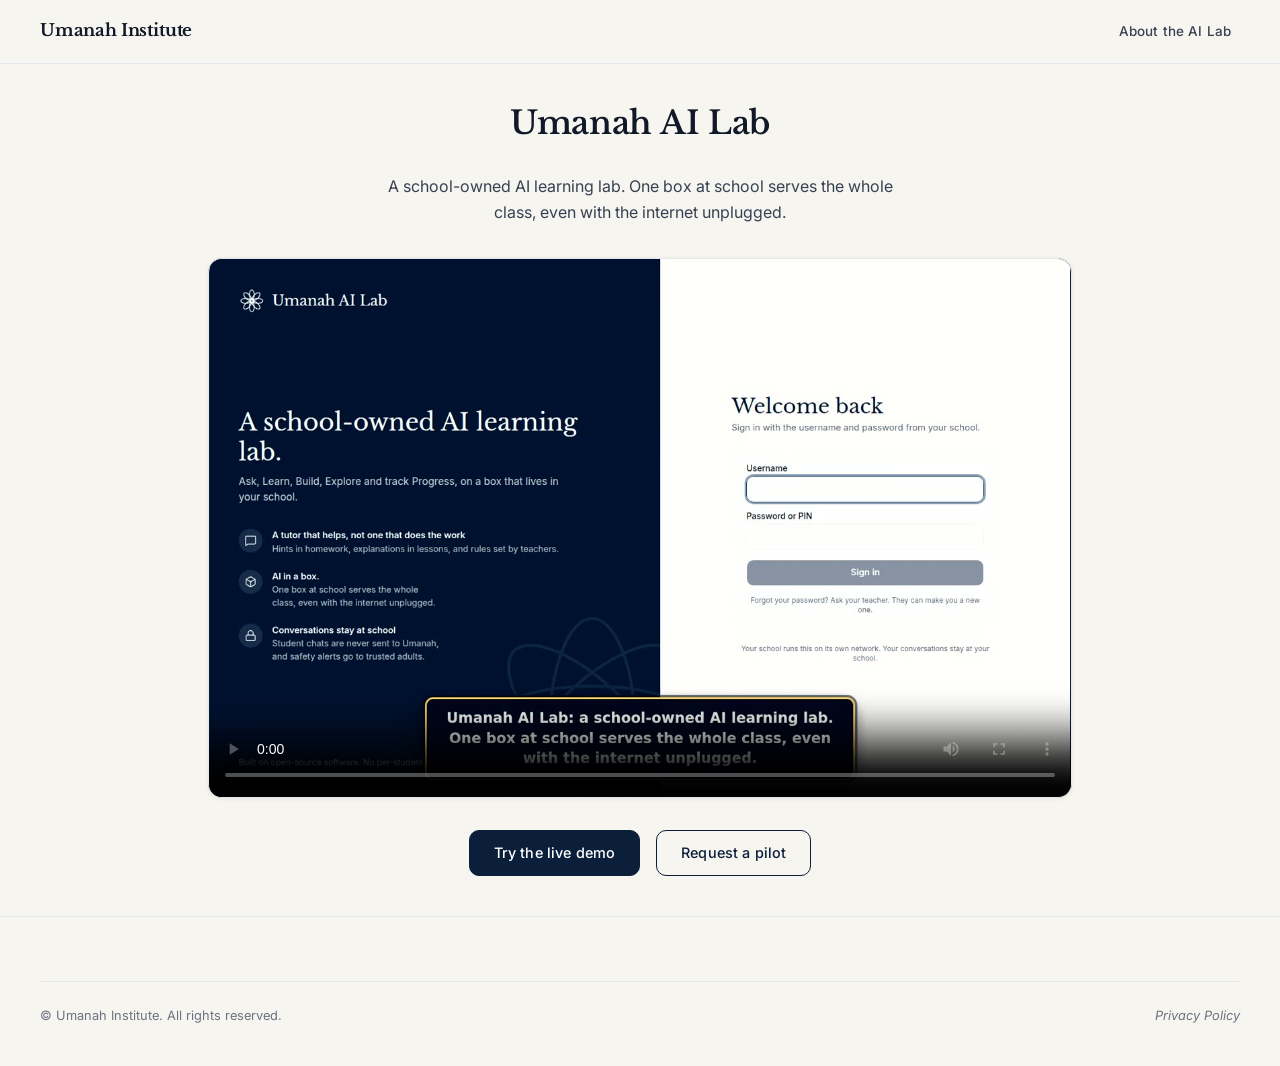
<file: ai-lab-film.html>
<!DOCTYPE html>
<html lang="en">
<head>
  <meta charset="UTF-8" />
  <meta name="viewport" content="width=device-width, initial-scale=1.0" />
  <title>Umanah AI Lab — Film</title>
  <meta name="description" content="A 2½-minute film about Umanah AI Lab: a school-owned AI learning lab. One box at school serves the whole class, even with the internet unplugged." />
  <!-- Link previews (iMessage, WhatsApp, Slack, LinkedIn, email) -->
  <meta property="og:type" content="video.other" />
  <meta property="og:site_name" content="Umanah Institute" />
  <meta property="og:title" content="Umanah AI Lab — Watch the film" />
  <meta property="og:description" content="A 2½-minute film about a school-owned AI learning lab. One box at school serves the whole class, even with the internet unplugged." />
  <meta property="og:url" content="https://www.umanah.org/ai-lab-film" />
  <meta property="og:image" content="https://www.umanah.org/media/ai-lab-film-og.jpg" />
  <meta property="og:image:width" content="1200" />
  <meta property="og:image:height" content="630" />
  <meta property="og:image:alt" content="Umanah AI Lab: watch the film. Teacher Center screen from the app." />
  <meta property="og:video" content="https://www.umanah.org/media/ai-lab-film.mp4" />
  <meta property="og:video:type" content="video/mp4" />
  <meta property="og:video:width" content="1440" />
  <meta property="og:video:height" content="900" />
  <meta name="twitter:card" content="summary_large_image" />
  <meta name="twitter:title" content="Umanah AI Lab — Watch the film" />
  <meta name="twitter:description" content="A 2½-minute film about a school-owned AI learning lab. One box at school serves the whole class, even with the internet unplugged." />
  <meta name="twitter:image" content="https://www.umanah.org/media/ai-lab-film-og.jpg" />
  <!-- Unlisted: shared by link only. Nothing on the site links here and it is not in any sitemap. -->
  <meta name="robots" content="noindex, nofollow, noarchive" />
  <link rel="stylesheet" href="css/tokens.css" />
  <link rel="stylesheet" href="css/base.css" />
  <style>
    .film-main {
      min-height: calc(100vh - var(--nav-height));
      display: flex;
      flex-direction: column;
      align-items: center;
      justify-content: center;
      gap: var(--sp-5);
      padding: var(--sp-6) var(--pad-mobile);
      text-align: center;
    }
    .film-main h1 {
      font-size: 2rem;
      color: var(--text-primary);
      margin: 0;
      line-height: 1.2;
    }
    .film-main p {
      color: var(--text-secondary);
      margin: 0;
      max-width: 52ch;
      line-height: 1.6;
    }
    .film-frame {
      width: 100%;
      max-width: min(1100px, calc((100vh - 360px) * 1.6));
      min-width: min(100%, 560px);
      border-radius: var(--card-radius);
      overflow: hidden;
      box-shadow: var(--card-shadow);
      border: 1px solid var(--border);
      background: var(--navy);
      aspect-ratio: 16 / 10;
    }
    .film-frame video {
      display: block;
      width: 100%;
      height: 100%;
    }
    .film-actions {
      display: flex;
      gap: var(--sp-3);
      flex-wrap: wrap;
      justify-content: center;
    }
  </style>
</head>
<body>
<div id="site-box">
  <nav class="site-nav" role="navigation" aria-label="Main navigation">
    <div class="container nav-inner">
      <a href="index.html" class="nav-wordmark">Umanah Institute</a>
      <div class="nav-actions">
        <a href="ai-lab.html" class="btn btn-secondary">About the AI Lab</a>
      </div>
    </div>
  </nav>

  <main>
    <div class="film-main">
      <h1>Umanah AI Lab</h1>
      <p>A school-owned AI learning lab. One box at school serves the whole class, even with the internet unplugged.</p>
      <div class="film-frame">
        <video controls playsinline preload="metadata" poster="media/ai-lab-film.jpg">
          <source src="media/ai-lab-film.mp4" type="video/mp4" />
          Your browser cannot play this video. <a href="media/ai-lab-film.mp4">Download it</a>.
        </video>
      </div>
      <div class="film-actions">
        <a href="https://ai.umanah.org" class="btn btn-primary">Try the live demo</a>
        <a href="ai-lab.html#pilot" class="btn btn-secondary">Request a pilot</a>
      </div>
    </div>
  </main>

  <footer class="site-footer">
    <div class="container">
      <div class="footer-inner">
        <div class="footer-bottom">
          <p class="footer-copy">&copy; Umanah Institute. All rights reserved.</p>
          <a href="privacy-policy.html" class="footer-privacy">Privacy Policy</a>
        </div>
      </div>
    </div>
  </footer>
</div>
</body>
</html>
</file>
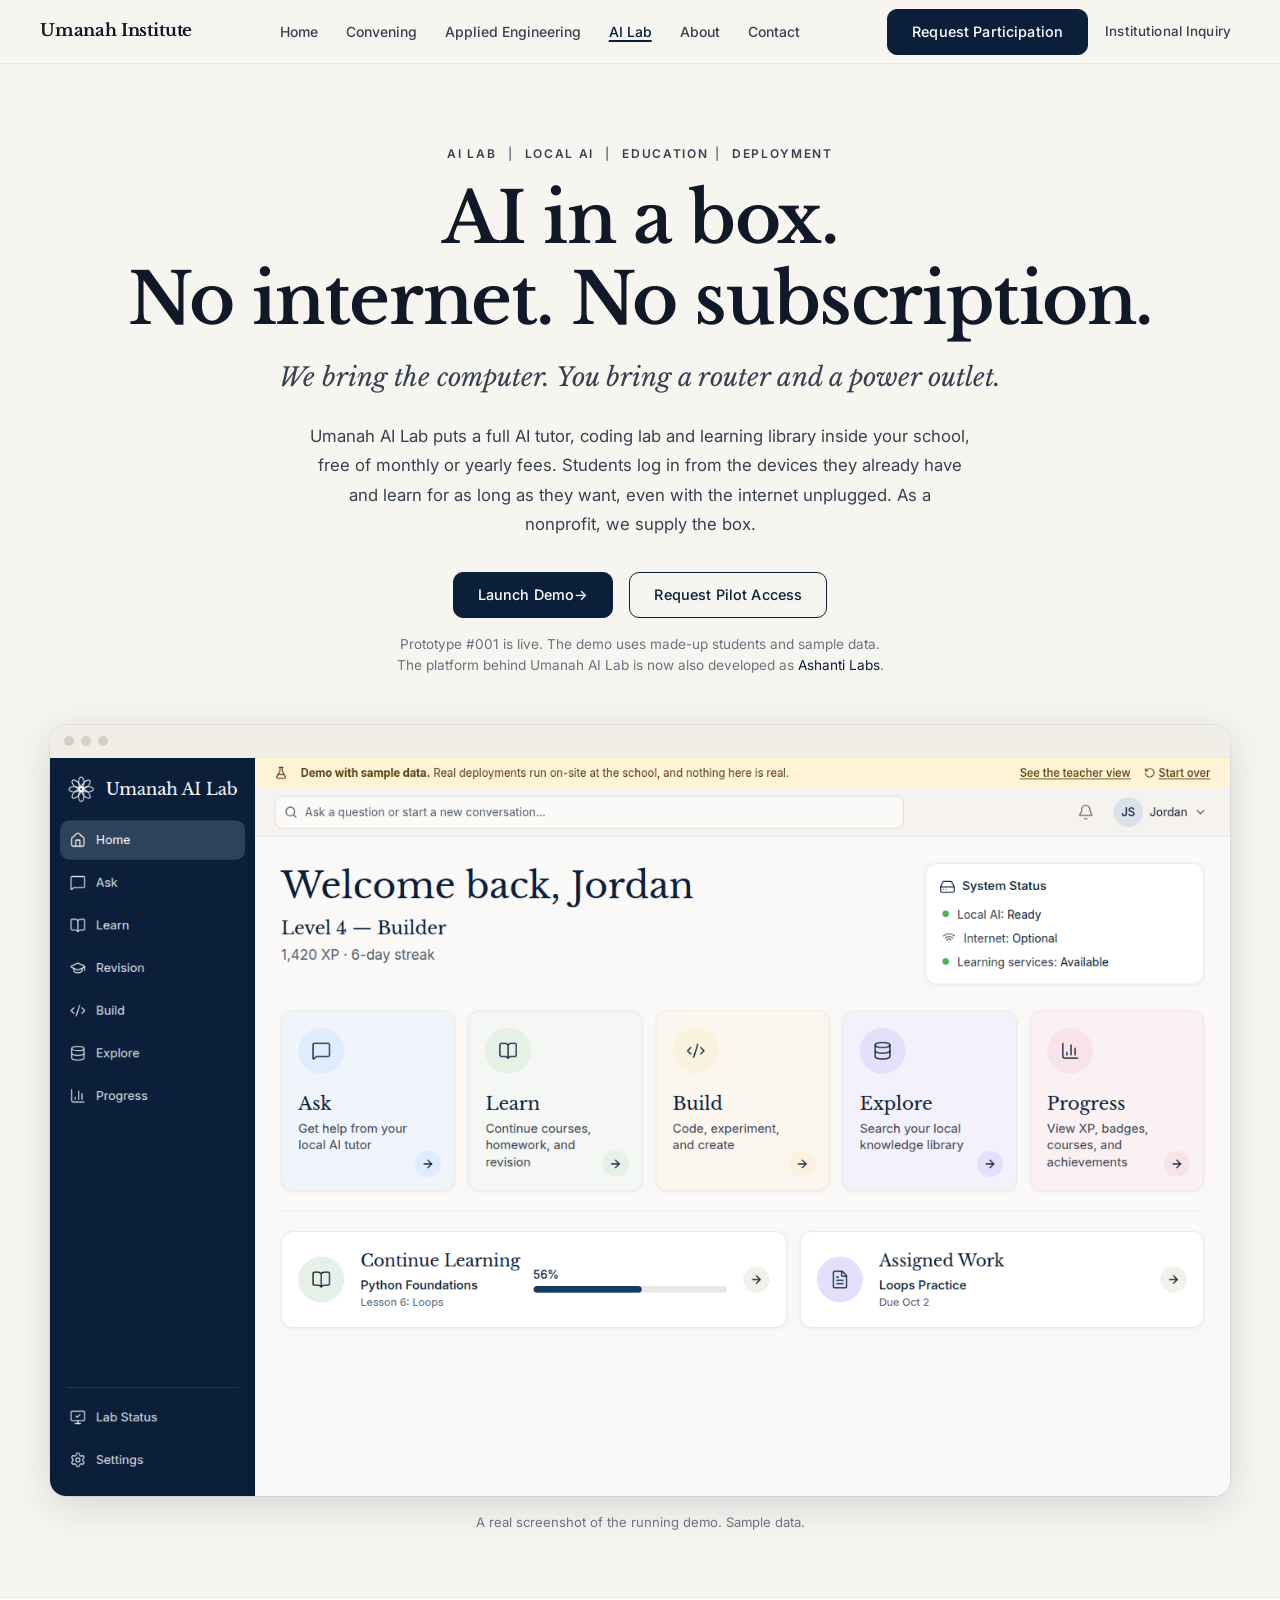
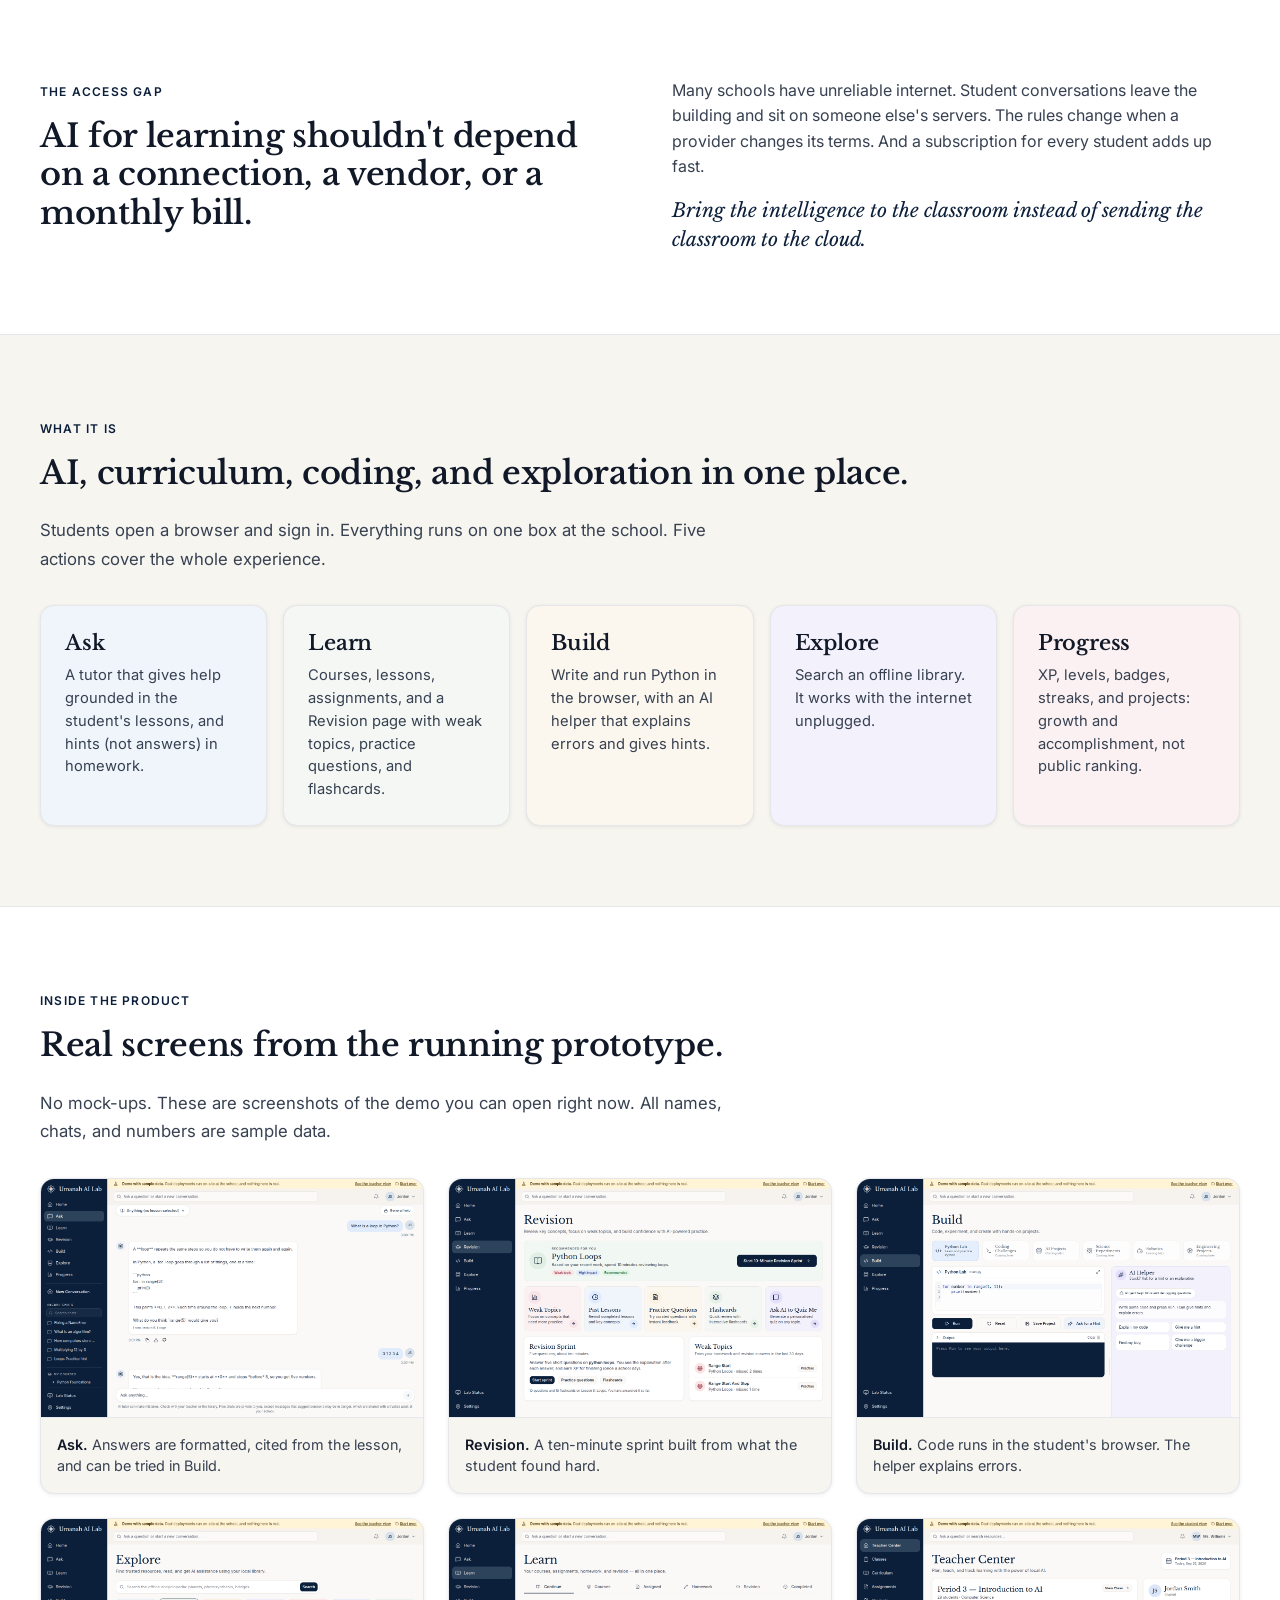
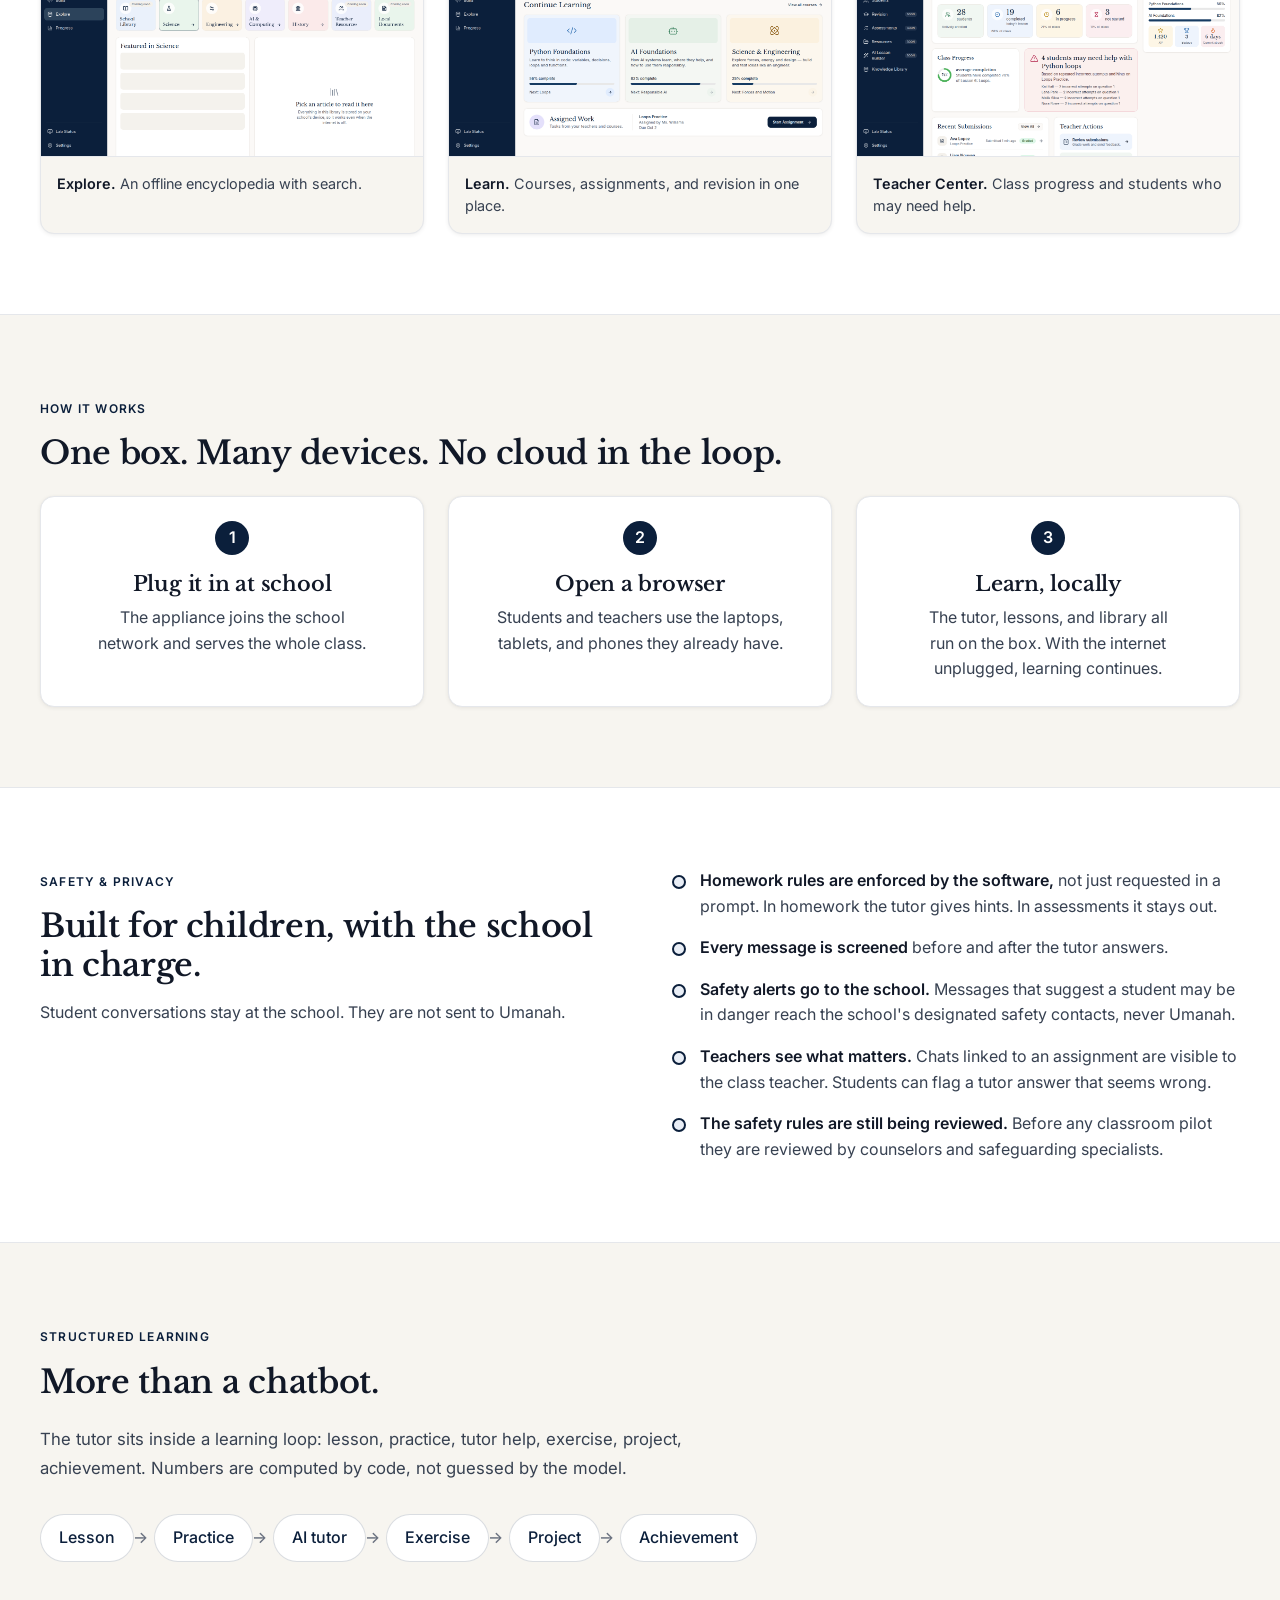
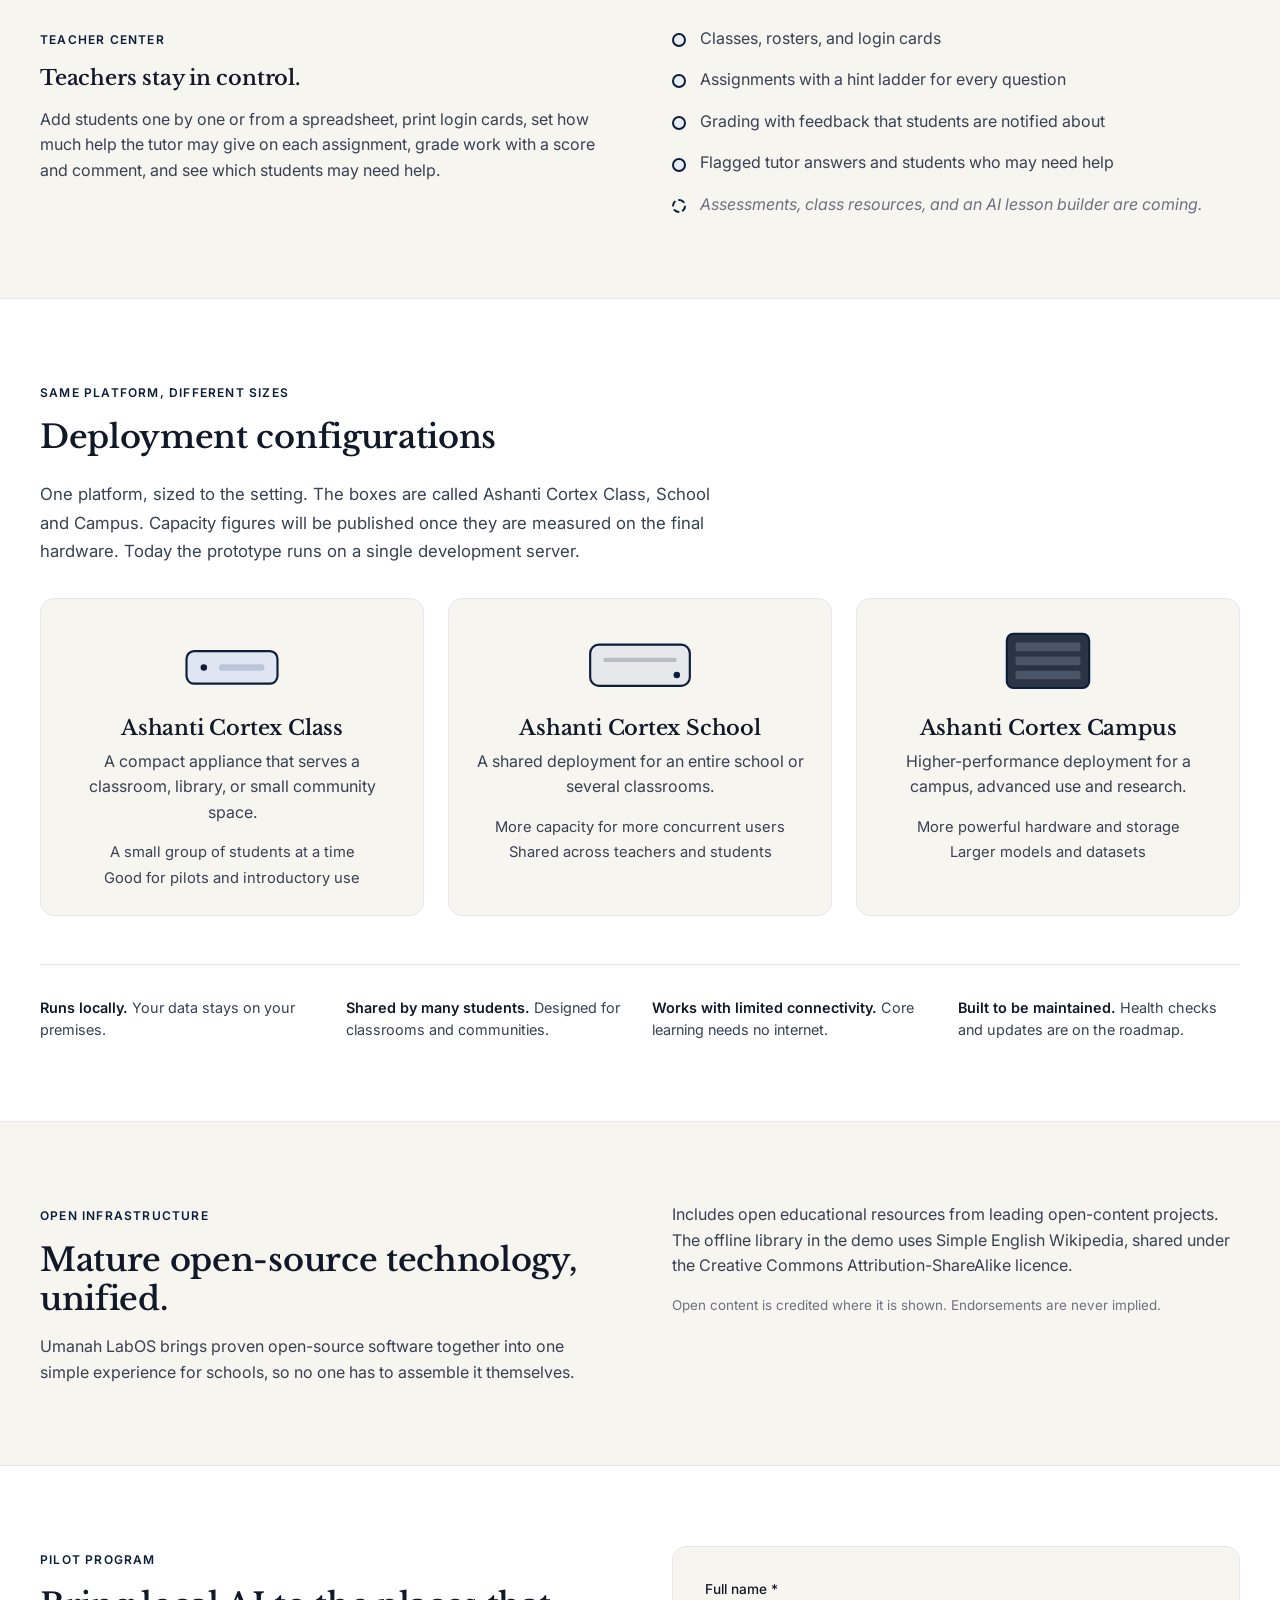
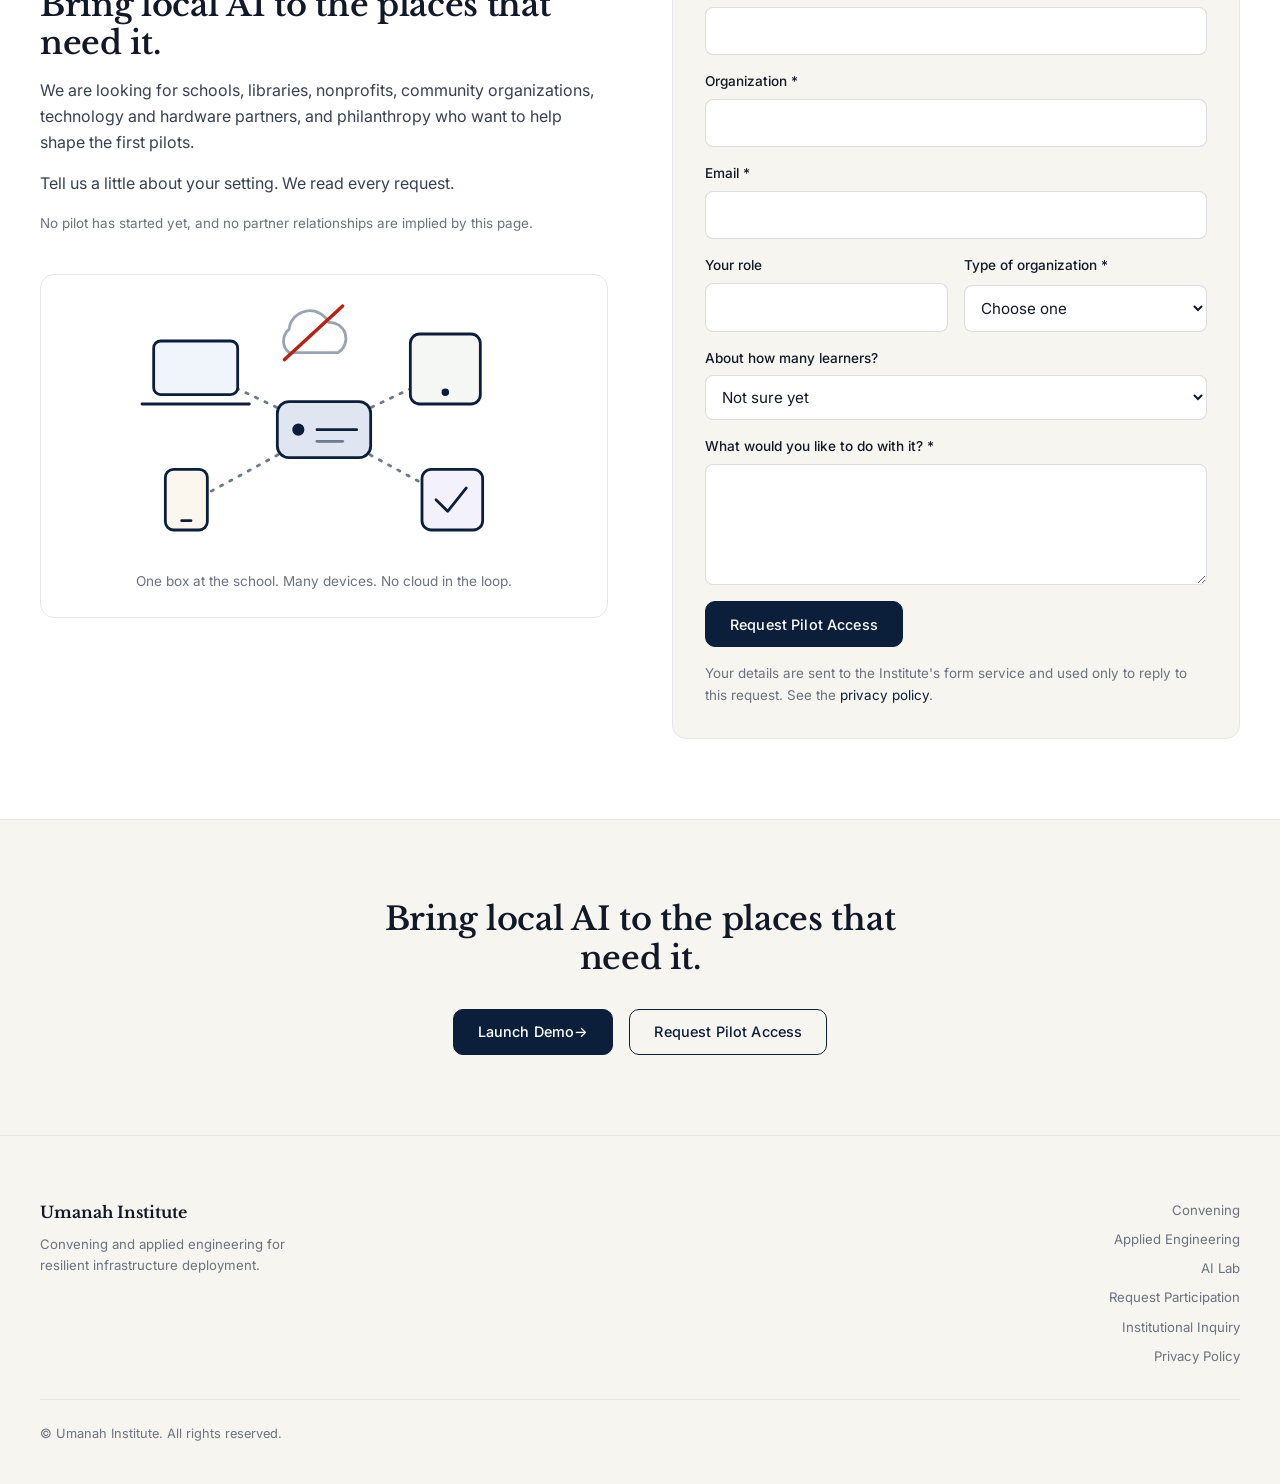
<file: ai-lab.html>
<!DOCTYPE html>
<html lang="en">
<head>
  <meta charset="UTF-8" />
  <meta name="viewport" content="width=device-width, initial-scale=1.0" />
  <title>Umanah AI Lab | Local AI Infrastructure for Learning</title>
  <meta name="description" content="Umanah AI Lab gives schools, libraries, and communities a private, local AI learning environment for tutoring, curriculum, coding, and knowledge access." />
  <link rel="canonical" href="https://www.umanah.org/ai-lab" />
  <meta property="og:type" content="website" />
  <meta property="og:title" content="Umanah AI Lab | Local AI Infrastructure for Learning" />
  <meta property="og:description" content="A private, local AI learning environment for schools, libraries, and communities. Try the live demo." />
  <meta property="og:site_name" content="Umanah Institute" />
  <meta property="og:image" content="https://www.umanah.org/images/ai-lab/home.png" />
  <meta name="twitter:card" content="summary_large_image" />
  <link rel="preconnect" href="https://fonts.googleapis.com" />
  <link rel="preconnect" href="https://fonts.gstatic.com" crossorigin />
  <link rel="stylesheet" href="css/tokens.css" />
  <link rel="stylesheet" href="css/base.css" />
  <link rel="stylesheet" href="css/ai-lab.css" />
</head>
<body>
<div id="site-box">

  <nav class="site-nav" role="navigation" aria-label="Main navigation">
    <div class="container nav-inner">

      <a href="index.html" class="nav-wordmark">Umanah Institute</a>

      <ul class="nav-links" role="list">
        <li><a href="index.html" class="nav-link">Home</a></li>
        <li><a href="convening.html" class="nav-link">Convening</a></li>
        <li><a href="applied-engineering.html" class="nav-link">Applied Engineering</a></li>
        <li><a href="ai-lab.html" class="nav-link active" aria-current="page">AI Lab</a></li>
        <li><a href="index.html#hp-about" class="nav-link">About</a></li>
        <li><a href="institutional-inquiry.html" class="nav-link">Contact</a></li>
      </ul>

      <div class="nav-actions">
        <a href="request-participation.html" class="btn btn-primary">Request Participation</a>
        <a href="institutional-inquiry.html" class="btn btn-secondary">Institutional Inquiry</a>
      </div>

      <button class="nav-hamburger" id="hamburgerBtn" aria-label="Toggle mobile menu" aria-expanded="false">
        <span></span>
        <span></span>
        <span></span>
      </button>

    </div>
  </nav>

  <!-- Mobile Menu -->
  <div class="nav-mobile-menu" id="mobileMenu" role="navigation" aria-label="Mobile navigation">
    <a href="index.html" class="nav-link">Home</a>
    <a href="convening.html" class="nav-link">Convening</a>
    <a href="applied-engineering.html" class="nav-link">Applied Engineering</a>
    <a href="ai-lab.html" class="nav-link active" aria-current="page">AI Lab</a>
    <a href="index.html#hp-about" class="nav-link">About</a>
    <a href="institutional-inquiry.html" class="nav-link">Contact</a>
    <div class="nav-mobile-actions">
      <a href="request-participation.html" class="btn btn-primary">Request Participation</a>
      <a href="institutional-inquiry.html" class="btn btn-secondary">Institutional Inquiry</a>
    </div>
  </div>


  <main>

    <!-- 1. HERO -->
    <section class="al-hero">
      <div class="container">
        <p class="al-eyebrow">AI Lab <span>|</span> Local AI <span>|</span> Education<span class="al-eb-wide"><span>|</span> Deployment</span></p>
        <h1>AI in a box.<br /> <span class="al-nw">No internet.</span> <span class="al-nw">No subscription.</span></h1>
        <p class="al-sub">We bring the computer. You bring a router and a power outlet.</p>
        <p class="al-lead">Umanah AI Lab puts a full AI tutor, coding lab and learning library inside your school, free of monthly or yearly fees. Students log in from the devices they already have and learn for as long as they want, even with the internet unplugged. As a nonprofit, we supply the box.</p>
        <div class="al-cta">
          <a class="btn btn-primary" href="https://ai.umanah.org" rel="noopener">Launch Demo <span aria-hidden="true">&rarr;</span></a>
          <a class="btn btn-secondary" href="#pilot">Request Pilot Access</a>
        </div>
        <p class="al-note">Prototype #001 is live. The demo uses made-up students and sample data.<br />The platform behind Umanah AI Lab is now also developed as <a href="https://ashantilabs.com" rel="noopener">Ashanti Labs</a>.</p>
      </div>

      <div class="container">
        <figure class="al-frame" aria-label="The Umanah AI Lab student home screen">
          <div class="al-frame-bar" aria-hidden="true"><i></i><i></i><i></i></div>
          <img src="images/ai-lab/home.png" width="1440" height="900" alt="The Umanah AI Lab student home screen showing Ask, Learn, Build, Explore and Progress." />
        </figure>
        <p class="al-caption">A real screenshot of the running demo. Sample data.</p>
      </div>
    </section>

    <!-- 2. ACCESS GAP -->
    <section class="section al-band">
      <div class="container al-two">
        <div>
          <span class="section-label">The access gap</span>
          <h2>AI for learning shouldn't depend on a connection, a vendor, or a monthly bill.</h2>
        </div>
        <div>
          <p>Many schools have unreliable internet. Student conversations leave the building and sit on someone else's servers. The rules change when a provider changes its terms. And a subscription for every student adds up fast.</p>
          <p class="al-pull">Bring the intelligence to the classroom instead of sending the classroom to the cloud.</p>
        </div>
      </div>
    </section>

    <!-- 3. WHAT IT IS -->
    <section class="section">
      <div class="container">
        <span class="section-label">What it is</span>
        <h2 class="section-heading">AI, curriculum, coding, and exploration in one place.</h2>
        <p class="section-lead">Students open a browser and sign in. Everything runs on one box at the school. Five actions cover the whole experience.</p>
        <ul class="al-verbs">
          <li class="v-ask"><h3>Ask</h3><p>A tutor that gives help grounded in the student's lessons, and hints (not answers) in homework.</p></li>
          <li class="v-learn"><h3>Learn</h3><p>Courses, lessons, assignments, and a Revision page with weak topics, practice questions, and flashcards.</p></li>
          <li class="v-build"><h3>Build</h3><p>Write and run Python in the browser, with an AI helper that explains errors and gives hints.</p></li>
          <li class="v-explore"><h3>Explore</h3><p>Search an offline library. It works with the internet unplugged.</p></li>
          <li class="v-progress"><h3>Progress</h3><p>XP, levels, badges, streaks, and projects: growth and accomplishment, not public ranking.</p></li>
        </ul>
      </div>
    </section>

    <!-- 4. PRODUCT PREVIEW -->
    <section class="section al-band" id="preview">
      <div class="container">
        <span class="section-label">Inside the product</span>
        <h2 class="section-heading">Real screens from the running prototype.</h2>
        <p class="section-lead">No mock-ups. These are screenshots of the demo you can open right now. All names, chats, and numbers are sample data.</p>
        <div class="al-shots">
          <figure><a class="al-zoom" href="images/ai-lab/ask.png" aria-label="Enlarge this screenshot"><img src="images/ai-lab/ask.png" width="1440" height="900" alt="A tutor answer with a highlighted code block and a Try it in Build button." loading="lazy" decoding="async" /></a><figcaption><strong>Ask.</strong> Answers are formatted, cited from the lesson, and can be tried in Build.</figcaption></figure>
          <figure><a class="al-zoom" href="images/ai-lab/revision.png" aria-label="Enlarge this screenshot"><img src="images/ai-lab/revision.png" width="1440" height="900" alt="The Revision page with a recommended topic, weak topics, and a ten-minute sprint." loading="lazy" decoding="async" /></a><figcaption><strong>Revision.</strong> A ten-minute sprint built from what the student found hard.</figcaption></figure>
          <figure><a class="al-zoom" href="images/ai-lab/build.png" aria-label="Enlarge this screenshot"><img src="images/ai-lab/build.png" width="1440" height="900" alt="The Build page with a Python editor, output panel, and an AI helper." loading="lazy" decoding="async" /></a><figcaption><strong>Build.</strong> Code runs in the student's browser. The helper explains errors.</figcaption></figure>
          <figure><a class="al-zoom" href="images/ai-lab/explore.png" aria-label="Enlarge this screenshot"><img src="images/ai-lab/explore.png" width="1440" height="900" alt="The Explore page reading an offline encyclopedia article." loading="lazy" decoding="async" /></a><figcaption><strong>Explore.</strong> An offline encyclopedia with search.</figcaption></figure>
          <figure><a class="al-zoom" href="images/ai-lab/learn.png" aria-label="Enlarge this screenshot"><img src="images/ai-lab/learn.png" width="1440" height="900" alt="The Learn page listing three courses." loading="lazy" decoding="async" /></a><figcaption><strong>Learn.</strong> Courses, assignments, and revision in one place.</figcaption></figure>
          <figure><a class="al-zoom" href="images/ai-lab/teacher.png" aria-label="Enlarge this screenshot"><img src="images/ai-lab/teacher.png" width="1440" height="900" alt="The Teacher Center showing class progress and students who may need help." loading="lazy" decoding="async" /></a><figcaption><strong>Teacher Center.</strong> Class progress and students who may need help.</figcaption></figure>
        </div>
      </div>
    </section>

    <!-- 5. HOW IT WORKS -->
    <section class="section">
      <div class="container">
        <span class="section-label">How it works</span>
        <h2 class="section-heading">One box. Many devices. No cloud in the loop.</h2>
        <ol class="al-steps">
          <li><span>1</span><h3>Plug it in at school</h3><p>The appliance joins the school network and serves the whole class.</p></li>
          <li><span>2</span><h3>Open a browser</h3><p>Students and teachers use the laptops, tablets, and phones they already have.</p></li>
          <li><span>3</span><h3>Learn, locally</h3><p>The tutor, lessons, and library all run on the box. With the internet unplugged, learning continues.</p></li>
        </ol>
      </div>
    </section>

    <!-- 6. SAFETY & PRIVACY -->
    <section class="section al-band" id="safety">
      <div class="container al-two">
        <div>
          <span class="section-label">Safety &amp; privacy</span>
          <h2>Built for children, with the school in charge.</h2>
          <p>Student conversations stay at the school. They are not sent to Umanah.</p>
        </div>
        <ul class="al-checks">
          <li><strong>Homework rules are enforced by the software,</strong> not just requested in a prompt. In homework the tutor gives hints. In assessments it stays out.</li>
          <li><strong>Every message is screened</strong> before and after the tutor answers.</li>
          <li><strong>Safety alerts go to the school.</strong> Messages that suggest a student may be in danger reach the school's designated safety contacts, never Umanah.</li>
          <li><strong>Teachers see what matters.</strong> Chats linked to an assignment are visible to the class teacher. Students can flag a tutor answer that seems wrong.</li>
          <li><strong>The safety rules are still being reviewed.</strong> Before any classroom pilot they are reviewed by counselors and safeguarding specialists.</li>
        </ul>
      </div>
    </section>

    <!-- 7. MORE THAN A CHATBOT + TEACHER -->
    <section class="section">
      <div class="container">
        <span class="section-label">Structured learning</span>
        <h2 class="section-heading">More than a chatbot.</h2>
        <p class="section-lead">The tutor sits inside a learning loop: lesson, practice, tutor help, exercise, project, achievement. Numbers are computed by code, not guessed by the model.</p>
        <ol class="al-loop" aria-label="The learning loop"><li>Lesson</li><li>Practice</li><li>AI tutor</li><li>Exercise</li><li>Project</li><li>Achievement</li></ol>
        <div class="al-two al-teacher">
          <div>
            <span class="section-label">Teacher Center</span>
            <h3 class="al-h3">Teachers stay in control.</h3>
            <p>Add students one by one or from a spreadsheet, print login cards, set how much help the tutor may give on each assignment, grade work with a score and comment, and see which students may need help.</p>
          </div>
          <ul class="al-checks">
            <li>Classes, rosters, and login cards</li>
            <li>Assignments with a hint ladder for every question</li>
            <li>Grading with feedback that students are notified about</li>
            <li>Flagged tutor answers and students who may need help</li>
            <li class="al-soon">Assessments, class resources, and an AI lesson builder are coming.</li>
          </ul>
        </div>
      </div>
    </section>

    <!-- 8. DEPLOYMENT CONFIGURATIONS -->
    <section class="section al-band" id="configurations">
      <div class="container">
        <span class="section-label">Same platform, different sizes</span>
        <h2 class="section-heading">Deployment configurations</h2>
        <p class="section-lead">One platform, sized to the setting. The boxes are called Ashanti Cortex Class, School and Campus. Capacity figures will be published once they are measured on the final hardware. Today the prototype runs on a single development server.</p>
        <div class="al-configs">
          <article>
            <svg viewBox="0 0 120 70" role="img" aria-label="A compact appliance"><rect x="18" y="26" width="84" height="30" rx="7" fill="#dfe6f1" stroke="#0B1F3B" stroke-width="2"/><circle cx="34" cy="41" r="3" fill="#0B1F3B"/><rect x="48" y="38" width="42" height="6" rx="3" fill="#b9c6da"/></svg>
            <h3>Ashanti Cortex Class</h3>
            <p>A compact appliance that serves a classroom, library, or small community space.</p>
            <ul><li>A small group of students at a time</li><li>Good for pilots and introductory use</li></ul>
          </article>
          <article>
            <svg viewBox="0 0 120 70" role="img" aria-label="A desktop-sized appliance"><rect x="14" y="20" width="92" height="38" rx="8" fill="#e6e8ec" stroke="#0B1F3B" stroke-width="2"/><rect x="26" y="32" width="68" height="4" rx="2" fill="#b7bcc6"/><circle cx="94" cy="48" r="3" fill="#0B1F3B"/></svg>
            <h3>Ashanti Cortex School</h3>
            <p>A shared deployment for an entire school or several classrooms.</p>
            <ul><li>More capacity for more concurrent users</li><li>Shared across teachers and students</li></ul>
          </article>
          <article>
            <svg viewBox="0 0 120 70" role="img" aria-label="A rack-mounted server"><rect x="22" y="10" width="76" height="50" rx="6" fill="#2b3444" stroke="#0B1F3B" stroke-width="2"/><rect x="30" y="18" width="60" height="8" rx="2" fill="#4a5568"/><rect x="30" y="31" width="60" height="8" rx="2" fill="#4a5568"/><rect x="30" y="44" width="60" height="8" rx="2" fill="#4a5568"/></svg>
            <h3>Ashanti Cortex Campus</h3>
            <p>Higher-performance deployment for a campus, advanced use and research.</p>
            <ul><li>More powerful hardware and storage</li><li>Larger models and datasets</li></ul>
          </article>
        </div>
        <ul class="al-strip">
          <li><strong>Runs locally.</strong> Your data stays on your premises.</li>
          <li><strong>Shared by many students.</strong> Designed for classrooms and communities.</li>
          <li><strong>Works with limited connectivity.</strong> Core learning needs no internet.</li>
          <li><strong>Built to be maintained.</strong> Health checks and updates are on the roadmap.</li>
        </ul>
      </div>
    </section>

    <!-- 9. OPEN INFRASTRUCTURE -->
    <section class="section" id="open">
      <div class="container al-two">
        <div>
          <span class="section-label">Open infrastructure</span>
          <h2>Mature open-source technology, unified.</h2>
          <p>Umanah LabOS brings proven open-source software together into one simple experience for schools, so no one has to assemble it themselves.</p>
        </div>
        <div>
          <p>Includes open educational resources from leading open-content projects. The offline library in the demo uses Simple English Wikipedia, shared under the Creative Commons Attribution-ShareAlike licence.</p>
          <p class="al-small">Open content is credited where it is shown. Endorsements are never implied.</p>
        </div>
      </div>
    </section>

    <!-- 10. PILOT -->
    <section class="section al-band" id="pilot">
      <div class="container al-two al-pilot">
        <div>
          <span class="section-label">Pilot program</span>
          <h2>Bring local AI to the places that need it.</h2>
          <p>We are looking for schools, libraries, nonprofits, community organizations, technology and hardware partners, and philanthropy who want to help shape the first pilots.</p>
          <p>Tell us a little about your setting. We read every request.</p>
          <p class="al-small">No pilot has started yet, and no partner relationships are implied by this page.</p>
          <figure class="al-offline" aria-label="Illustration: one box serving laptops, tablets and phones with no cloud">
            <svg viewBox="0 0 360 220" role="img" aria-label="A small box in the middle connected to a laptop, a tablet and a phone; a cloud in the corner is crossed out">
              <g fill="none" stroke="#0B1F3B" stroke-width="2.4" stroke-linecap="round" stroke-linejoin="round">
                <path d="M180 112 L70 60 M180 112 L290 60 M180 112 L70 172 M180 112 L290 172" stroke-dasharray="2 7" stroke="#6b7a90"/>
                <rect x="140" y="88" width="80" height="48" rx="10" fill="#dfe6f1"/>
                <circle cx="158" cy="112" r="4" fill="#0B1F3B"/><path d="M174 112h34"/><path d="M174 122h22" stroke="#6b7a90"/>
                <rect x="34" y="36" width="72" height="46" rx="6" fill="#F0F5FC"/><path d="M24 90h92"/>
                <rect x="254" y="30" width="60" height="60" rx="8" fill="#F4F7F3"/><circle cx="284" cy="80" r="2" fill="#0B1F3B"/>
                <rect x="44" y="146" width="36" height="52" rx="7" fill="#FCF7EE"/><path d="M58 190h8"/>
                <rect x="264" y="146" width="52" height="52" rx="8" fill="#F3F1FC"/><path d="M276 172l10 10 16-20"/>
                <g stroke="#9aa3b2"><path d="M150 26a18 18 0 0 1 34-6a14 14 0 0 1 8 26h-42a13 13 0 0 1 0-20z" fill="#fff"/><path d="M146 52L196 6" stroke="#B42318" stroke-width="3"/></g>
              </g>
            </svg>
            <figcaption>One box at the school. Many devices. No cloud in the loop.</figcaption>
          </figure>
        </div>
        <form class="al-form" id="pilotForm" novalidate>
          <div class="form-group"><label for="fullName">Full name *</label><input type="text" id="fullName" name="fullName" autocomplete="name" required /><span class="field-error" id="fullNameError" role="alert"></span></div>
          <div class="form-group"><label for="organization">Organization *</label><input type="text" id="organization" name="organization" autocomplete="organization" required /><span class="field-error" id="organizationError" role="alert"></span></div>
          <div class="form-group"><label for="email">Email *</label><input type="email" id="email" name="email" autocomplete="email" required /><span class="field-error" id="emailError" role="alert"></span></div>
          <div class="al-row">
            <div class="form-group"><label for="roleTitle">Your role</label><input type="text" id="roleTitle" name="roleTitle" autocomplete="organization-title" /></div>
            <div class="form-group"><label for="institutionType">Type of organization *</label>
              <select id="institutionType" name="institutionType" required><option value="">Choose one</option><option>School</option><option>Library</option><option>Nonprofit or community organization</option><option>Technology partner</option><option>Hardware partner</option><option>Philanthropy or funder</option><option>Other</option></select><span class="field-error" id="institutionTypeError" role="alert"></span></div>
          </div>
          <div class="form-group"><label for="students">About how many learners?</label>
            <select id="students" name="students"><option value="">Not sure yet</option><option>Under 30</option><option>30 to 100</option><option>100 to 500</option><option>Over 500</option></select></div>
          <div class="form-group"><label for="message">What would you like to do with it? *</label><textarea id="message" name="message" rows="4" required></textarea><span class="field-error" id="messageError" role="alert"></span></div>
          <button type="submit" class="btn btn-primary" id="submitBtn"><span id="submitText">Request Pilot Access</span><span id="submitSpinner" style="display:none" aria-hidden="true">&nbsp;…</span></button>
          <p class="al-small">Your details are sent to the Institute's form service and used only to reply to this request. See the <a href="privacy-policy.html">privacy policy</a>.</p>
        </form>
      </div>
    </section>

    <!-- 11. FINAL CTA -->
    <section class="section al-final">
      <div class="container">
        <h2>Bring local AI to the places that need it.</h2>
        <div class="al-cta">
          <a class="btn btn-primary" href="https://ai.umanah.org" rel="noopener">Launch Demo <span aria-hidden="true">&rarr;</span></a>
          <a class="btn btn-secondary" href="#pilot">Request Pilot Access</a>
        </div>
      </div>
    </section>

  </main>

  <footer class="site-footer">
    <div class="container">
      <div class="footer-inner">

        <div class="footer-top">
          <div>
            <p class="footer-wordmark">Umanah Institute</p>
            <p class="footer-tagline">Convening and applied engineering for resilient infrastructure deployment.</p>
          </div>
          <div class="footer-links">
            <a href="convening.html">Convening</a>
            <a href="applied-engineering.html">Applied Engineering</a>
            <a href="ai-lab.html">AI Lab</a>
            <a href="request-participation.html">Request Participation</a>
            <a href="institutional-inquiry.html">Institutional Inquiry</a>
            <a href="privacy-policy.html">Privacy Policy</a>
          </div>
        </div>

        <div class="footer-bottom">
          <p class="footer-copy">&copy; Umanah Institute. All rights reserved.</p>
        </div>

      </div>
    </div>
  </footer>

  <script src="js/main.js"></script>
  <script src="js/lightbox.js"></script>
  <script src="js/forms.js"></script>
</div><!-- /#site-box -->
</body>
</html>
</file>
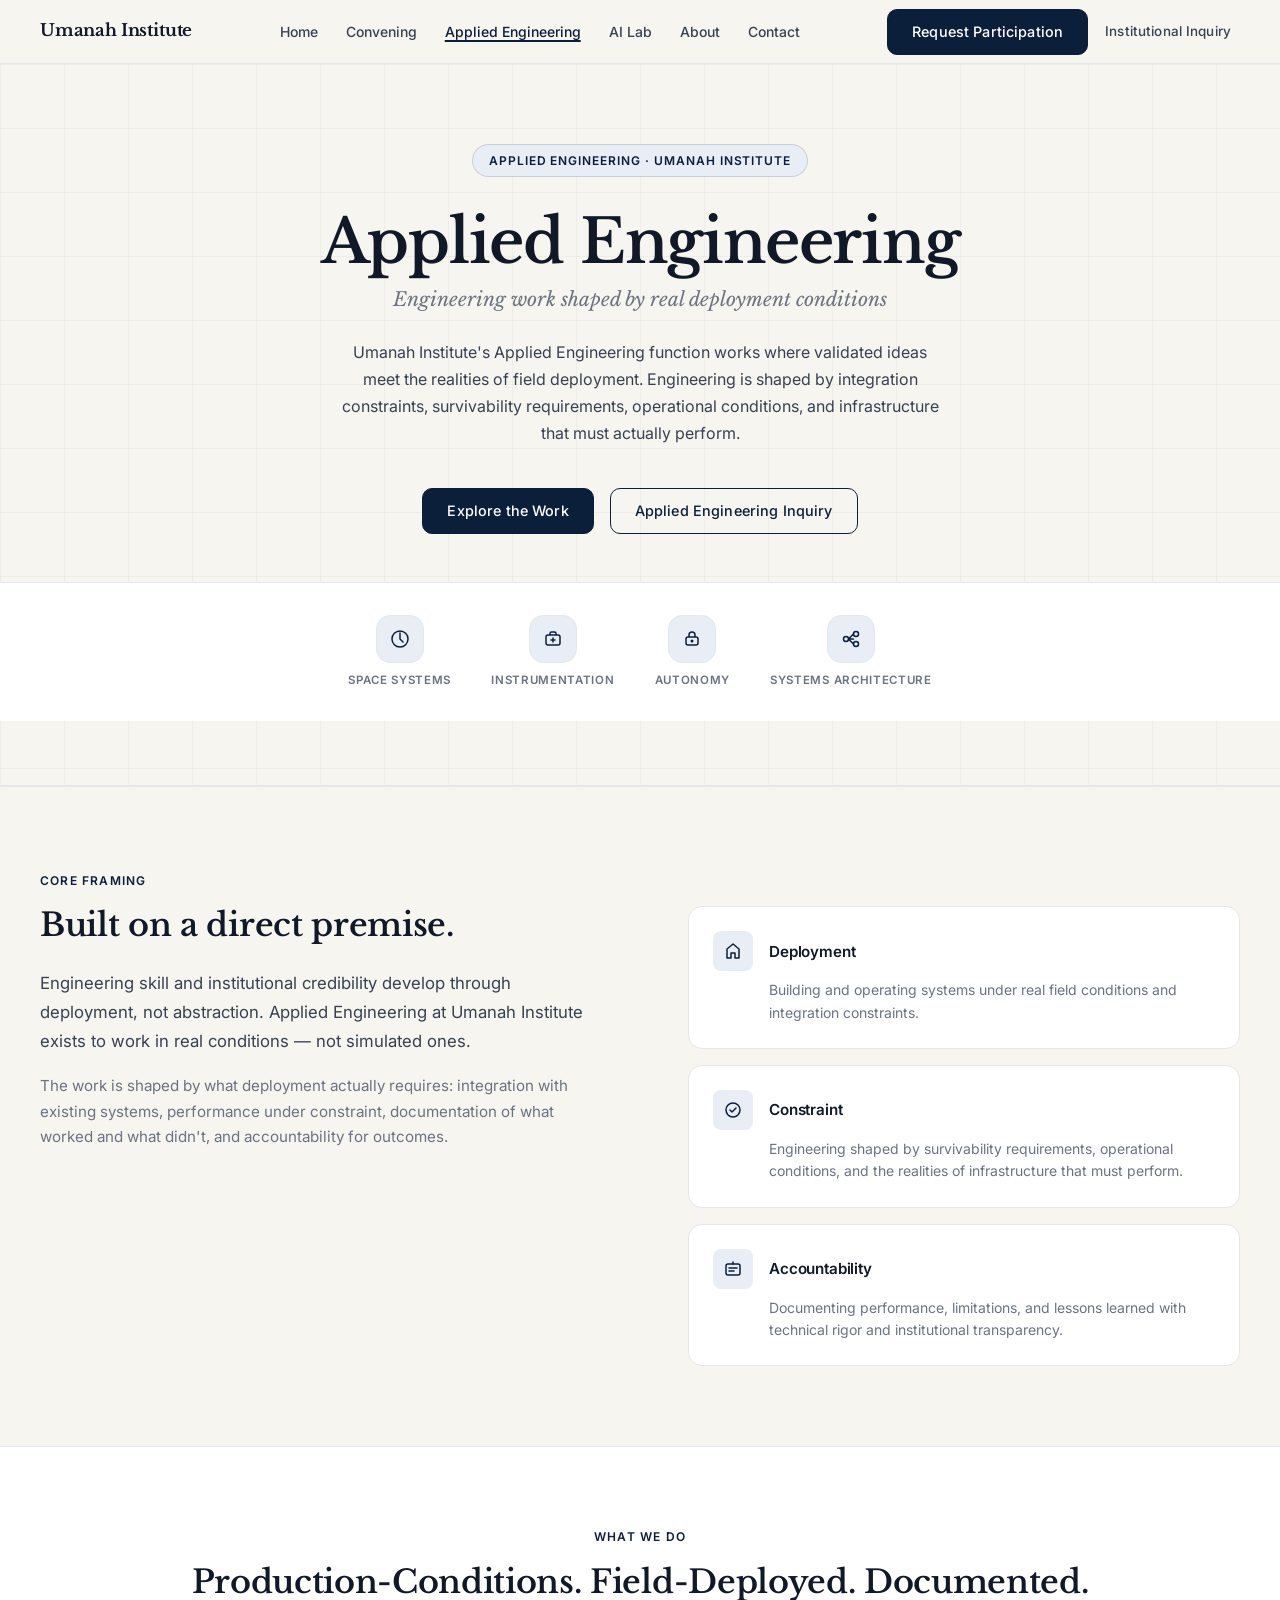
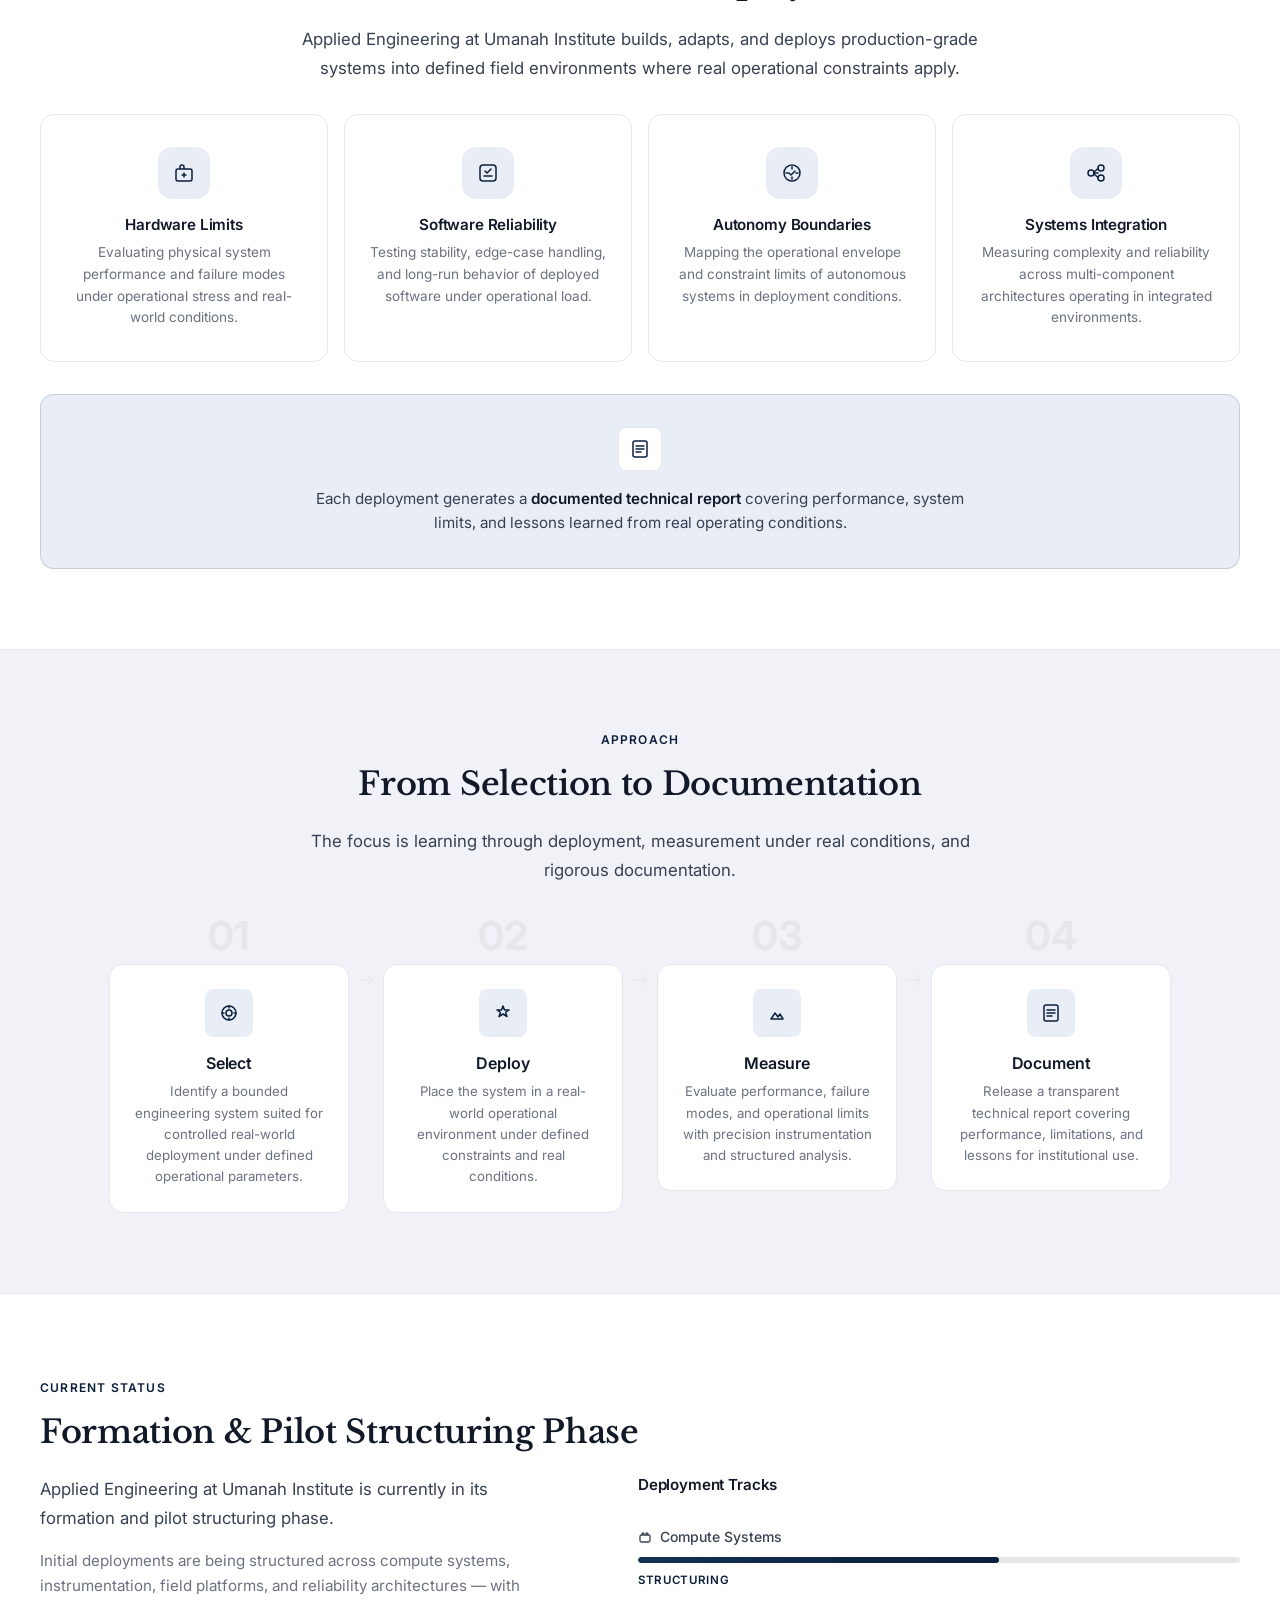
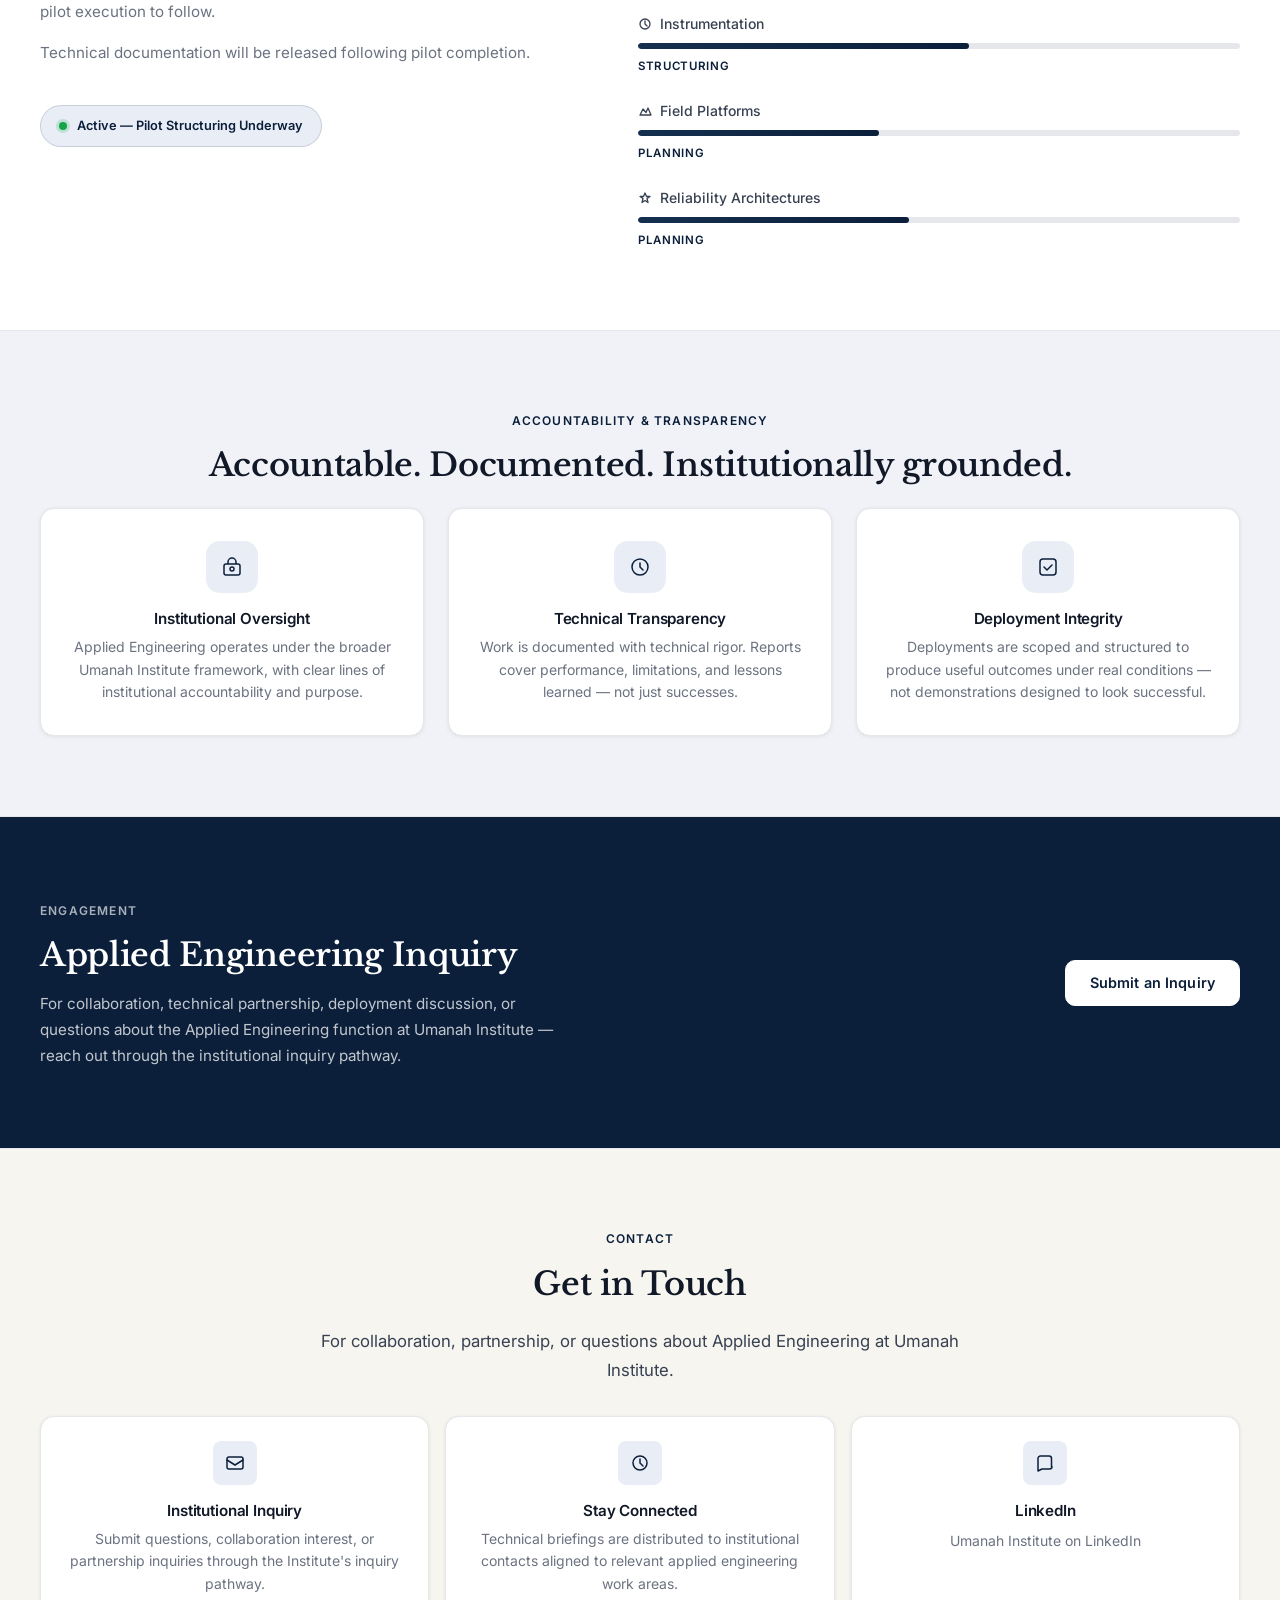
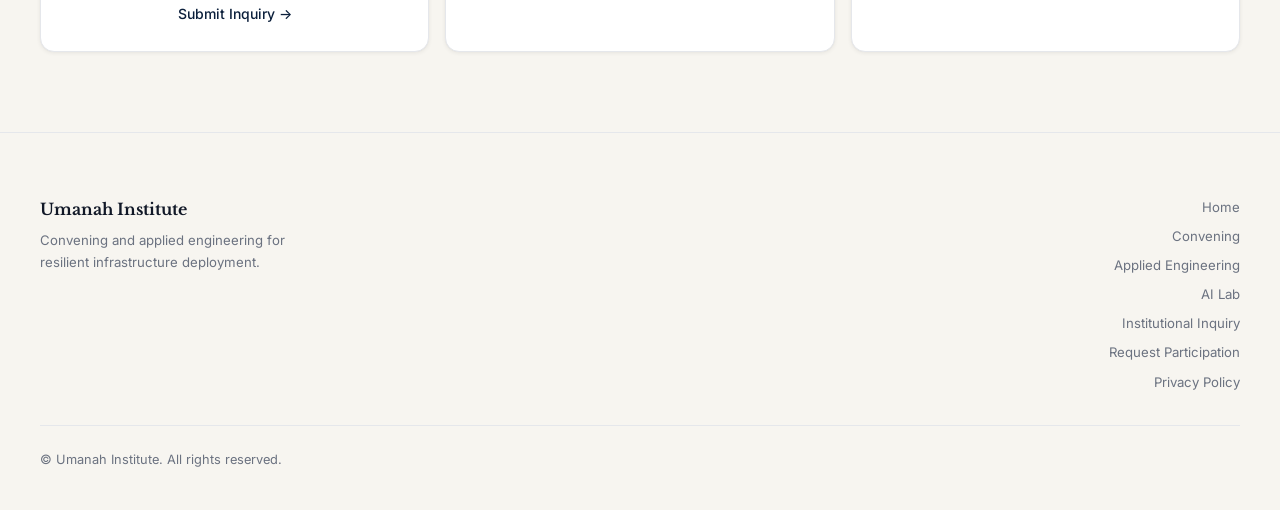
<file: applied-engineering.html>
<!DOCTYPE html>
<html lang="en">
<head>
  <meta charset="UTF-8" />
  <meta name="viewport" content="width=device-width, initial-scale=1.0" />

  <!-- Title -->
  <title>Umanah Institute | Applied Engineering</title>

  <!-- Meta Description -->
  <meta name="description" content="Applied Engineering at Umanah Institute. Engineering work shaped by real deployment conditions — field realities, integration logic, survivability requirements, and infrastructure that must perform under constraint." />

  <!-- Open Graph -->
  <meta property="og:type" content="website" />
  <meta property="og:title" content="Umanah Institute | Applied Engineering" />
  <meta property="og:description" content="Engineering work shaped by real deployment conditions. Applied Engineering at Umanah Institute." />
  <meta property="og:site_name" content="Umanah Institute" />
  <meta property="og:image" content="images/umanah-institute-og.jpg" />
  <meta property="og:image:secure_url" content="images/umanah-institute-og.jpg" />
  <meta property="og:image:type" content="image/jpeg" />
  <meta property="og:image:width" content="1200" />
  <meta property="og:image:height" content="630" />

  <!-- Twitter Card -->
  <meta name="twitter:card" content="summary_large_image" />
  <meta name="twitter:title" content="Umanah Institute | Applied Engineering" />
  <meta name="twitter:description" content="Engineering work shaped by real deployment conditions." />
  <meta name="twitter:image" content="images/umanah-institute-og.jpg" />

  <link rel="preconnect" href="https://fonts.googleapis.com" />
  <link rel="preconnect" href="https://fonts.gstatic.com" crossorigin />
  <link rel="stylesheet" href="css/tokens.css" />
  <link rel="stylesheet" href="css/base.css" />
  <link rel="stylesheet" href="css/applied-engineering.css" />
</head>
<body>
<div id="site-box">

  <!-- ============================================================
       NAVIGATION
       ============================================================ -->
  <nav class="site-nav" role="navigation" aria-label="Main navigation">
    <div class="container nav-inner">

      <a href="index.html" class="nav-wordmark">Umanah Institute</a>

      <ul class="nav-links" role="list">
        <li><a href="index.html" class="nav-link">Home</a></li>
        <li><a href="convening.html" class="nav-link">Convening</a></li>
        <li><a href="applied-engineering.html" class="nav-link active" aria-current="page">Applied Engineering</a></li>
        <li><a href="ai-lab.html" class="nav-link">AI Lab</a></li>
        <li><a href="index.html#hp-about" class="nav-link">About</a></li>
        <li><a href="institutional-inquiry.html" class="nav-link">Contact</a></li>
      </ul>

      <div class="nav-actions">
        <a href="request-participation.html" class="btn btn-primary">Request Participation</a>
        <a href="institutional-inquiry.html" class="btn btn-secondary">Institutional Inquiry</a>
      </div>

      <button class="nav-hamburger" id="hamburgerBtn" aria-label="Toggle mobile menu" aria-expanded="false">
        <span></span>
        <span></span>
        <span></span>
      </button>

    </div>
  </nav>

  <!-- Mobile Menu -->
  <div class="nav-mobile-menu" id="mobileMenu" role="navigation" aria-label="Mobile navigation">
    <a href="index.html" class="nav-link">Home</a>
    <a href="convening.html" class="nav-link">Convening</a>
    <a href="applied-engineering.html" class="nav-link active" aria-current="page">Applied Engineering</a>
    <a href="ai-lab.html" class="nav-link">AI Lab</a>
    <a href="index.html#hp-about" class="nav-link">About</a>
    <a href="institutional-inquiry.html" class="nav-link">Contact</a>
    <div class="nav-mobile-actions">
      <a href="request-participation.html" class="btn btn-primary">Request Participation</a>
      <a href="institutional-inquiry.html" class="btn btn-secondary">Institutional Inquiry</a>
    </div>
  </div>

  <main>

    <!-- ============================================================
         HERO
         ============================================================ -->
    <section id="ae-hero">
      <div class="ae-hero-grid" aria-hidden="true"></div>
      <div class="ae-hero-content">
        <div class="ae-hero-badge">Applied Engineering · Umanah Institute</div>
        <h1 class="ae-hero-title">Applied Engineering</h1>
        <p class="ae-hero-tagline">Engineering work shaped by real deployment conditions</p>
        <p class="ae-hero-desc">
          Umanah Institute's Applied Engineering function works where validated ideas meet the realities of field deployment. Engineering is shaped by integration constraints, survivability requirements, operational conditions, and infrastructure that must actually perform.
        </p>
        <div class="ae-hero-actions">
          <a href="#ae-what-we-do" class="btn btn-primary">Explore the Work</a>
          <a href="#ae-inquiry" class="btn btn-secondary">Applied Engineering Inquiry</a>
        </div>
      </div>
      <div class="ae-hero-stats">
        <div class="ae-stat">
          <div class="ae-stat-icon" aria-hidden="true">
            <svg width="20" height="20" viewBox="0 0 20 20" fill="none">
              <circle cx="10" cy="10" r="8" stroke="currentColor" stroke-width="1.5"/>
              <path d="M10 4v6l3 3" stroke="currentColor" stroke-width="1.5" stroke-linecap="round"/>
            </svg>
          </div>
          <span class="ae-stat-label">Space Systems</span>
        </div>
        <div class="ae-stat">
          <div class="ae-stat-icon" aria-hidden="true">
            <svg width="20" height="20" viewBox="0 0 20 20" fill="none">
              <rect x="3" y="6" width="14" height="10" rx="2" stroke="currentColor" stroke-width="1.5"/>
              <path d="M7 6V4.5A1.5 1.5 0 018.5 3h3A1.5 1.5 0 0113 4.5V6" stroke="currentColor" stroke-width="1.5"/>
              <path d="M8 11h4M10 9v4" stroke="currentColor" stroke-width="1.5" stroke-linecap="round"/>
            </svg>
          </div>
          <span class="ae-stat-label">Instrumentation</span>
        </div>
        <div class="ae-stat">
          <div class="ae-stat-icon" aria-hidden="true">
            <svg width="20" height="20" viewBox="0 0 20 20" fill="none">
              <rect x="4" y="8" width="12" height="8" rx="2" stroke="currentColor" stroke-width="1.5"/>
              <path d="M7 8V6a3 3 0 016 0v2" stroke="currentColor" stroke-width="1.5"/>
              <circle cx="10" cy="12" r="1.5" fill="currentColor"/>
            </svg>
          </div>
          <span class="ae-stat-label">Autonomy</span>
        </div>
        <div class="ae-stat">
          <div class="ae-stat-icon" aria-hidden="true">
            <svg width="20" height="20" viewBox="0 0 20 20" fill="none">
              <circle cx="5" cy="10" r="2.5" stroke="currentColor" stroke-width="1.5"/>
              <circle cx="15" cy="5" r="2.5" stroke="currentColor" stroke-width="1.5"/>
              <circle cx="15" cy="15" r="2.5" stroke="currentColor" stroke-width="1.5"/>
              <path d="M7.5 10h5M12.5 5l-4 4M12.5 15l-4-4" stroke="currentColor" stroke-width="1.5" stroke-linecap="round"/>
            </svg>
          </div>
          <span class="ae-stat-label">Systems Architecture</span>
        </div>
      </div>
    </section>

    <hr class="divider" />

    <!-- ============================================================
         CORE FRAMING (Mission)
         ============================================================ -->
    <section id="ae-mission" class="section" style="background-color: var(--bg-base);">
      <div class="container">
        <span class="section-label">Core Framing</span>
        <div class="ae-mission-grid">
          <div class="ae-mission-statement">
            <h2 class="section-heading">Built on a direct premise.</h2>
            <p class="ae-mission-lead">
              Engineering skill and institutional credibility develop through deployment, not abstraction. Applied Engineering at Umanah Institute exists to work in real conditions — not simulated ones.
            </p>
            <p>
              The work is shaped by what deployment actually requires: integration with existing systems, performance under constraint, documentation of what worked and what didn't, and accountability for outcomes.
            </p>
          </div>
          <div class="ae-pillars">
            <div class="ae-pillar">
              <div class="ae-pillar-header">
                <div class="ae-pillar-icon" aria-hidden="true">
                  <svg width="18" height="18" viewBox="0 0 18 18" fill="none">
                    <path d="M9 2L3 7v9h4v-5h4v5h4V7L9 2z" stroke="currentColor" stroke-width="1.5" stroke-linejoin="round"/>
                  </svg>
                </div>
                <h3>Deployment</h3>
              </div>
              <p>Building and operating systems under real field conditions and integration constraints.</p>
            </div>
            <div class="ae-pillar">
              <div class="ae-pillar-header">
                <div class="ae-pillar-icon" aria-hidden="true">
                  <svg width="18" height="18" viewBox="0 0 18 18" fill="none">
                    <circle cx="9" cy="9" r="7" stroke="currentColor" stroke-width="1.5"/>
                    <path d="M6 9l2 2 4-4" stroke="currentColor" stroke-width="1.5" stroke-linecap="round" stroke-linejoin="round"/>
                  </svg>
                </div>
                <h3>Constraint</h3>
              </div>
              <p>Engineering shaped by survivability requirements, operational conditions, and the realities of infrastructure that must perform.</p>
            </div>
            <div class="ae-pillar">
              <div class="ae-pillar-header">
                <div class="ae-pillar-icon" aria-hidden="true">
                  <svg width="18" height="18" viewBox="0 0 18 18" fill="none">
                    <rect x="2" y="4" width="14" height="11" rx="2" stroke="currentColor" stroke-width="1.5"/>
                    <path d="M5 8h8M5 11h5" stroke="currentColor" stroke-width="1.5" stroke-linecap="round"/>
                    <path d="M9 4V2" stroke="currentColor" stroke-width="1.5" stroke-linecap="round"/>
                  </svg>
                </div>
                <h3>Accountability</h3>
              </div>
              <p>Documenting performance, limitations, and lessons learned with technical rigor and institutional transparency.</p>
            </div>
          </div>
        </div>
      </div>
    </section>

    <hr class="divider" />

    <!-- ============================================================
         WHAT WE DO
         ============================================================ -->
    <section id="ae-what-we-do" class="section" style="background-color: var(--bg-surface);">
      <div class="container">
        <span class="section-label" style="display:block; text-align:center;">What We Do</span>
        <h2 class="section-heading" style="text-align:center;">Production-Conditions. Field-Deployed. Documented.</h2>
        <p class="section-lead" style="text-align:center; margin-left:auto; margin-right:auto;">
          Applied Engineering at Umanah Institute builds, adapts, and deploys production-grade systems into defined field environments where real operational constraints apply.
        </p>

        <div class="ae-eval-grid">
          <div class="ae-eval-card">
            <div class="ae-eval-icon" aria-hidden="true">
              <svg width="22" height="22" viewBox="0 0 22 22" fill="none">
                <rect x="3" y="7" width="16" height="12" rx="2" stroke="currentColor" stroke-width="1.5"/>
                <path d="M7 7V5a2 2 0 014 0v2" stroke="currentColor" stroke-width="1.5"/>
                <path d="M9 13h4M11 11v4" stroke="currentColor" stroke-width="1.5" stroke-linecap="round"/>
              </svg>
            </div>
            <h3>Hardware Limits</h3>
            <p>Evaluating physical system performance and failure modes under operational stress and real-world conditions.</p>
          </div>
          <div class="ae-eval-card">
            <div class="ae-eval-icon" aria-hidden="true">
              <svg width="22" height="22" viewBox="0 0 22 22" fill="none">
                <rect x="3" y="3" width="16" height="16" rx="3" stroke="currentColor" stroke-width="1.5"/>
                <path d="M8 9l2 2 4-4" stroke="currentColor" stroke-width="1.5" stroke-linecap="round" stroke-linejoin="round"/>
                <path d="M7 14h8" stroke="currentColor" stroke-width="1.5" stroke-linecap="round"/>
              </svg>
            </div>
            <h3>Software Reliability</h3>
            <p>Testing stability, edge-case handling, and long-run behavior of deployed software under operational load.</p>
          </div>
          <div class="ae-eval-card">
            <div class="ae-eval-icon" aria-hidden="true">
              <svg width="22" height="22" viewBox="0 0 22 22" fill="none">
                <circle cx="11" cy="11" r="8" stroke="currentColor" stroke-width="1.5"/>
                <path d="M8 11l2 2 4-4" stroke="currentColor" stroke-width="1.5" stroke-linecap="round" stroke-linejoin="round"/>
                <path d="M11 5v2M11 15v2M5 11h2M15 11h2" stroke="currentColor" stroke-width="1.5" stroke-linecap="round"/>
              </svg>
            </div>
            <h3>Autonomy Boundaries</h3>
            <p>Mapping the operational envelope and constraint limits of autonomous systems in deployment conditions.</p>
          </div>
          <div class="ae-eval-card">
            <div class="ae-eval-icon" aria-hidden="true">
              <svg width="22" height="22" viewBox="0 0 22 22" fill="none">
                <circle cx="6" cy="11" r="3" stroke="currentColor" stroke-width="1.5"/>
                <circle cx="16" cy="6" r="3" stroke="currentColor" stroke-width="1.5"/>
                <circle cx="16" cy="16" r="3" stroke="currentColor" stroke-width="1.5"/>
                <path d="M9 11h4M13 6.5l-4 3.5M13 15.5l-4-3.5" stroke="currentColor" stroke-width="1.5" stroke-linecap="round"/>
              </svg>
            </div>
            <h3>Systems Integration</h3>
            <p>Measuring complexity and reliability across multi-component architectures operating in integrated environments.</p>
          </div>
        </div>

        <div class="ae-report-callout">
          <div class="ae-report-callout-icon" aria-hidden="true">
            <svg width="20" height="20" viewBox="0 0 20 20" fill="none">
              <rect x="3" y="2" width="14" height="16" rx="2" stroke="currentColor" stroke-width="1.5"/>
              <path d="M6 7h8M6 10h8M6 13h5" stroke="currentColor" stroke-width="1.5" stroke-linecap="round"/>
            </svg>
          </div>
          <p>Each deployment generates a <strong>documented technical report</strong> covering performance, system limits, and lessons learned from real operating conditions.</p>
        </div>
      </div>
    </section>

    <hr class="divider" />

    <!-- ============================================================
         APPROACH
         ============================================================ -->
    <section id="ae-approach" class="section section-tinted">
      <div class="container">
        <span class="section-label" style="display:block; text-align:center;">Approach</span>
        <h2 class="section-heading" style="text-align:center;">From Selection to Documentation</h2>
        <p class="section-lead" style="text-align:center; margin-left:auto; margin-right:auto;">
          The focus is learning through deployment, measurement under real conditions, and rigorous documentation.
        </p>

        <div class="ae-steps">
          <div class="ae-step">
            <div class="ae-step-number">01</div>
            <div class="ae-step-content">
              <div class="ae-step-icon" aria-hidden="true">
                <svg width="20" height="20" viewBox="0 0 20 20" fill="none">
                  <circle cx="10" cy="10" r="7" stroke="currentColor" stroke-width="1.5"/>
                  <circle cx="10" cy="10" r="3" stroke="currentColor" stroke-width="1.5"/>
                  <path d="M10 3v2M10 15v2M3 10h2M15 10h2" stroke="currentColor" stroke-width="1.5" stroke-linecap="round"/>
                </svg>
              </div>
              <h3>Select</h3>
              <p>Identify a bounded engineering system suited for controlled real-world deployment under defined operational parameters.</p>
            </div>
          </div>
          <div class="ae-step-connector" aria-hidden="true">→</div>
          <div class="ae-step">
            <div class="ae-step-number">02</div>
            <div class="ae-step-content">
              <div class="ae-step-icon" aria-hidden="true">
                <svg width="20" height="20" viewBox="0 0 20 20" fill="none">
                  <path d="M10 3l1.5 4H16l-3.5 2.5 1.5 4L10 11l-4 2.5 1.5-4L4 7h4.5L10 3z" stroke="currentColor" stroke-width="1.5" stroke-linejoin="round"/>
                </svg>
              </div>
              <h3>Deploy</h3>
              <p>Place the system in a real-world operational environment under defined constraints and real conditions.</p>
            </div>
          </div>
          <div class="ae-step-connector" aria-hidden="true">→</div>
          <div class="ae-step">
            <div class="ae-step-number">03</div>
            <div class="ae-step-content">
              <div class="ae-step-icon" aria-hidden="true">
                <svg width="20" height="20" viewBox="0 0 20 20" fill="none">
                  <path d="M4 16l4-6 3 4 2-3 3 5H4z" stroke="currentColor" stroke-width="1.5" stroke-linejoin="round"/>
                </svg>
              </div>
              <h3>Measure</h3>
              <p>Evaluate performance, failure modes, and operational limits with precision instrumentation and structured analysis.</p>
            </div>
          </div>
          <div class="ae-step-connector" aria-hidden="true">→</div>
          <div class="ae-step">
            <div class="ae-step-number">04</div>
            <div class="ae-step-content">
              <div class="ae-step-icon" aria-hidden="true">
                <svg width="20" height="20" viewBox="0 0 20 20" fill="none">
                  <rect x="3" y="2" width="14" height="16" rx="2" stroke="currentColor" stroke-width="1.5"/>
                  <path d="M6 7h8M6 10h8M6 13h5" stroke="currentColor" stroke-width="1.5" stroke-linecap="round"/>
                </svg>
              </div>
              <h3>Document</h3>
              <p>Release a transparent technical report covering performance, limitations, and lessons for institutional use.</p>
            </div>
          </div>
        </div>
      </div>
    </section>

    <hr class="divider" />

    <!-- ============================================================
         CURRENT STATUS
         ============================================================ -->
    <section id="ae-status" class="section" style="background-color: var(--bg-surface);">
      <div class="container">
        <span class="section-label">Current Status</span>
        <h2 class="section-heading">Formation &amp; Pilot Structuring Phase</h2>
        <div class="ae-status-grid">
          <div class="ae-status-main">
            <p class="ae-status-lead">
              Applied Engineering at Umanah Institute is currently in its formation and pilot structuring phase.
            </p>
            <p>
              Initial deployments are being structured across compute systems, instrumentation, field platforms, and reliability architectures — with pilot execution to follow.
            </p>
            <p>
              Technical documentation will be released following pilot completion.
            </p>
            <div class="ae-status-badge">
              <span class="ae-badge-dot"></span>
              Active — Pilot Structuring Underway
            </div>
          </div>
          <div class="ae-status-tracks">
            <h3>Deployment Tracks</h3>
            <div class="ae-track">
              <div class="ae-track-header">
                <svg width="14" height="14" viewBox="0 0 14 14" fill="none" aria-hidden="true">
                  <rect x="2" y="5" width="10" height="7" rx="1.5" stroke="currentColor" stroke-width="1.3"/>
                  <path d="M4 5V4a1 1 0 012 0v1M8 5V4a1 1 0 012 0v1" stroke="currentColor" stroke-width="1.3"/>
                </svg>
                <span>Compute Systems</span>
              </div>
              <div class="ae-track-bar"><div class="track-fill" style="width: 60%"></div></div>
              <span class="ae-track-phase">Structuring</span>
            </div>
            <div class="ae-track">
              <div class="ae-track-header">
                <svg width="14" height="14" viewBox="0 0 14 14" fill="none" aria-hidden="true">
                  <circle cx="7" cy="7" r="5" stroke="currentColor" stroke-width="1.3"/>
                  <path d="M7 4v3l2 2" stroke="currentColor" stroke-width="1.3" stroke-linecap="round"/>
                </svg>
                <span>Instrumentation</span>
              </div>
              <div class="ae-track-bar"><div class="track-fill" style="width: 55%"></div></div>
              <span class="ae-track-phase">Structuring</span>
            </div>
            <div class="ae-track">
              <div class="ae-track-header">
                <svg width="14" height="14" viewBox="0 0 14 14" fill="none" aria-hidden="true">
                  <path d="M2 11L5 5l3 3.5L10 4l3 7H2z" stroke="currentColor" stroke-width="1.3" stroke-linejoin="round"/>
                </svg>
                <span>Field Platforms</span>
              </div>
              <div class="ae-track-bar"><div class="track-fill" style="width: 40%"></div></div>
              <span class="ae-track-phase">Planning</span>
            </div>
            <div class="ae-track">
              <div class="ae-track-header">
                <svg width="14" height="14" viewBox="0 0 14 14" fill="none" aria-hidden="true">
                  <path d="M7 2l1.5 3.5H12L9 7.5l1 4L7 9.5 4 11.5l1-4L2 5.5h3.5L7 2z" stroke="currentColor" stroke-width="1.3" stroke-linejoin="round"/>
                </svg>
                <span>Reliability Architectures</span>
              </div>
              <div class="ae-track-bar"><div class="track-fill" style="width: 45%"></div></div>
              <span class="ae-track-phase">Planning</span>
            </div>
          </div>
        </div>
      </div>
    </section>

    <hr class="divider" />

    <!-- ============================================================
         ACCOUNTABILITY & TRANSPARENCY
         ============================================================ -->
    <section id="ae-accountability" class="section section-tinted">
      <div class="container">
        <span class="section-label" style="display:block; text-align:center;">Accountability &amp; Transparency</span>
        <h2 class="section-heading" style="text-align:center;">Accountable. Documented. Institutionally grounded.</h2>
        <div class="ae-gov-grid">
          <div class="ae-gov-card">
            <div class="ae-gov-icon" aria-hidden="true">
              <svg width="22" height="22" viewBox="0 0 22 22" fill="none">
                <rect x="3" y="8" width="16" height="11" rx="2" stroke="currentColor" stroke-width="1.5"/>
                <path d="M7 8V6a4 4 0 018 0v2" stroke="currentColor" stroke-width="1.5"/>
                <circle cx="11" cy="13" r="2" stroke="currentColor" stroke-width="1.5"/>
              </svg>
            </div>
            <h3>Institutional Oversight</h3>
            <p>Applied Engineering operates under the broader Umanah Institute framework, with clear lines of institutional accountability and purpose.</p>
          </div>
          <div class="ae-gov-card">
            <div class="ae-gov-icon" aria-hidden="true">
              <svg width="22" height="22" viewBox="0 0 22 22" fill="none">
                <circle cx="11" cy="11" r="8" stroke="currentColor" stroke-width="1.5"/>
                <path d="M11 7v4l3 3" stroke="currentColor" stroke-width="1.5" stroke-linecap="round"/>
              </svg>
            </div>
            <h3>Technical Transparency</h3>
            <p>Work is documented with technical rigor. Reports cover performance, limitations, and lessons learned — not just successes.</p>
          </div>
          <div class="ae-gov-card">
            <div class="ae-gov-icon" aria-hidden="true">
              <svg width="22" height="22" viewBox="0 0 22 22" fill="none">
                <rect x="3" y="3" width="16" height="16" rx="3" stroke="currentColor" stroke-width="1.5"/>
                <path d="M7 11l3 3 5-5" stroke="currentColor" stroke-width="1.5" stroke-linecap="round" stroke-linejoin="round"/>
              </svg>
            </div>
            <h3>Deployment Integrity</h3>
            <p>Deployments are scoped and structured to produce useful outcomes under real conditions — not demonstrations designed to look successful.</p>
          </div>
        </div>
      </div>
    </section>

    <hr class="divider" />

    <!-- ============================================================
         INQUIRY CTA
         ============================================================ -->
    <section id="ae-inquiry" class="section ae-inquiry-section">
      <div class="container">
        <div class="ae-inquiry-block">
          <div class="ae-inquiry-text">
            <span class="section-label">Engagement</span>
            <h2 class="section-heading">Applied Engineering Inquiry</h2>
            <p>
              For collaboration, technical partnership, deployment discussion, or questions about the Applied Engineering function at Umanah Institute — reach out through the institutional inquiry pathway.
            </p>
          </div>
          <div>
            <a href="institutional-inquiry.html" class="btn btn-white">Submit an Inquiry</a>
          </div>
        </div>
      </div>
    </section>

    <hr class="divider" />

    <!-- ============================================================
         CONTACT
         ============================================================ -->
    <section id="ae-contact" class="section" style="background-color: var(--bg-base);">
      <div class="container">
        <span class="section-label" style="display:block; text-align:center;">Contact</span>
        <h2 class="section-heading" style="text-align:center;">Get in Touch</h2>
        <p class="section-lead" style="text-align:center; margin-left:auto; margin-right:auto;">
          For collaboration, partnership, or questions about Applied Engineering at Umanah Institute.
        </p>
        <div class="ae-contact-grid">
          <div class="ae-contact-card">
            <div class="ae-contact-icon" aria-hidden="true">
              <svg width="20" height="20" viewBox="0 0 20 20" fill="none">
                <rect x="2" y="4" width="16" height="12" rx="2" stroke="currentColor" stroke-width="1.5"/>
                <path d="M2 7l8 5 8-5" stroke="currentColor" stroke-width="1.5" stroke-linecap="round"/>
              </svg>
            </div>
            <h3>Institutional Inquiry</h3>
            <p>Submit questions, collaboration interest, or partnership inquiries through the Institute's inquiry pathway.</p>
            <a href="institutional-inquiry.html" style="display:inline-block; margin-top: var(--sp-2); font-size:0.875rem; font-weight:500; color:var(--navy);">Submit Inquiry →</a>
          </div>
          <div class="ae-contact-card">
            <div class="ae-contact-icon" aria-hidden="true">
              <svg width="20" height="20" viewBox="0 0 20 20" fill="none">
                <circle cx="10" cy="10" r="7" stroke="currentColor" stroke-width="1.5"/>
                <path d="M10 6v4l3 3" stroke="currentColor" stroke-width="1.5" stroke-linecap="round"/>
              </svg>
            </div>
            <h3>Stay Connected</h3>
            <p>Technical briefings are distributed to institutional contacts aligned to relevant applied engineering work areas.</p>
          </div>
          <div class="ae-contact-card">
            <div class="ae-contact-icon" aria-hidden="true">
              <svg width="20" height="20" viewBox="0 0 20 20" fill="none">
                <path d="M17 13.5a2.5 2.5 0 01-2.5 2.5H7l-4 2V5.5A2.5 2.5 0 015.5 3H14a2.5 2.5 0 012.5 2.5v8z" stroke="currentColor" stroke-width="1.5" stroke-linejoin="round"/>
              </svg>
            </div>
            <h3>LinkedIn</h3>
            <a href="https://www.linkedin.com/in/amaeteumanah/" target="_blank" rel="noopener">Umanah Institute on LinkedIn</a>
          </div>
        </div>
      </div>
    </section>

  </main>

  <!-- ============================================================
       FOOTER
       ============================================================ -->
  <footer class="site-footer">
    <div class="container">
      <div class="footer-inner">

        <div class="footer-top">
          <div>
            <p class="footer-wordmark">Umanah Institute</p>
            <p class="footer-tagline">Convening and applied engineering for resilient infrastructure deployment.</p>
          </div>
          <div class="footer-links">
            <a href="index.html">Home</a>
            <a href="convening.html">Convening</a>
            <a href="applied-engineering.html">Applied Engineering</a>
            <a href="ai-lab.html">AI Lab</a>
            <a href="institutional-inquiry.html">Institutional Inquiry</a>
            <a href="request-participation.html">Request Participation</a>
            <a href="privacy-policy.html">Privacy Policy</a>
          </div>
        </div>

        <div class="footer-bottom">
          <p class="footer-copy">&copy; Umanah Institute. All rights reserved.</p>
        </div>

      </div>
    </div>
  </footer>

  <script src="js/main.js"></script>
</div><!-- /#site-box -->
</body>
</html>
</file>
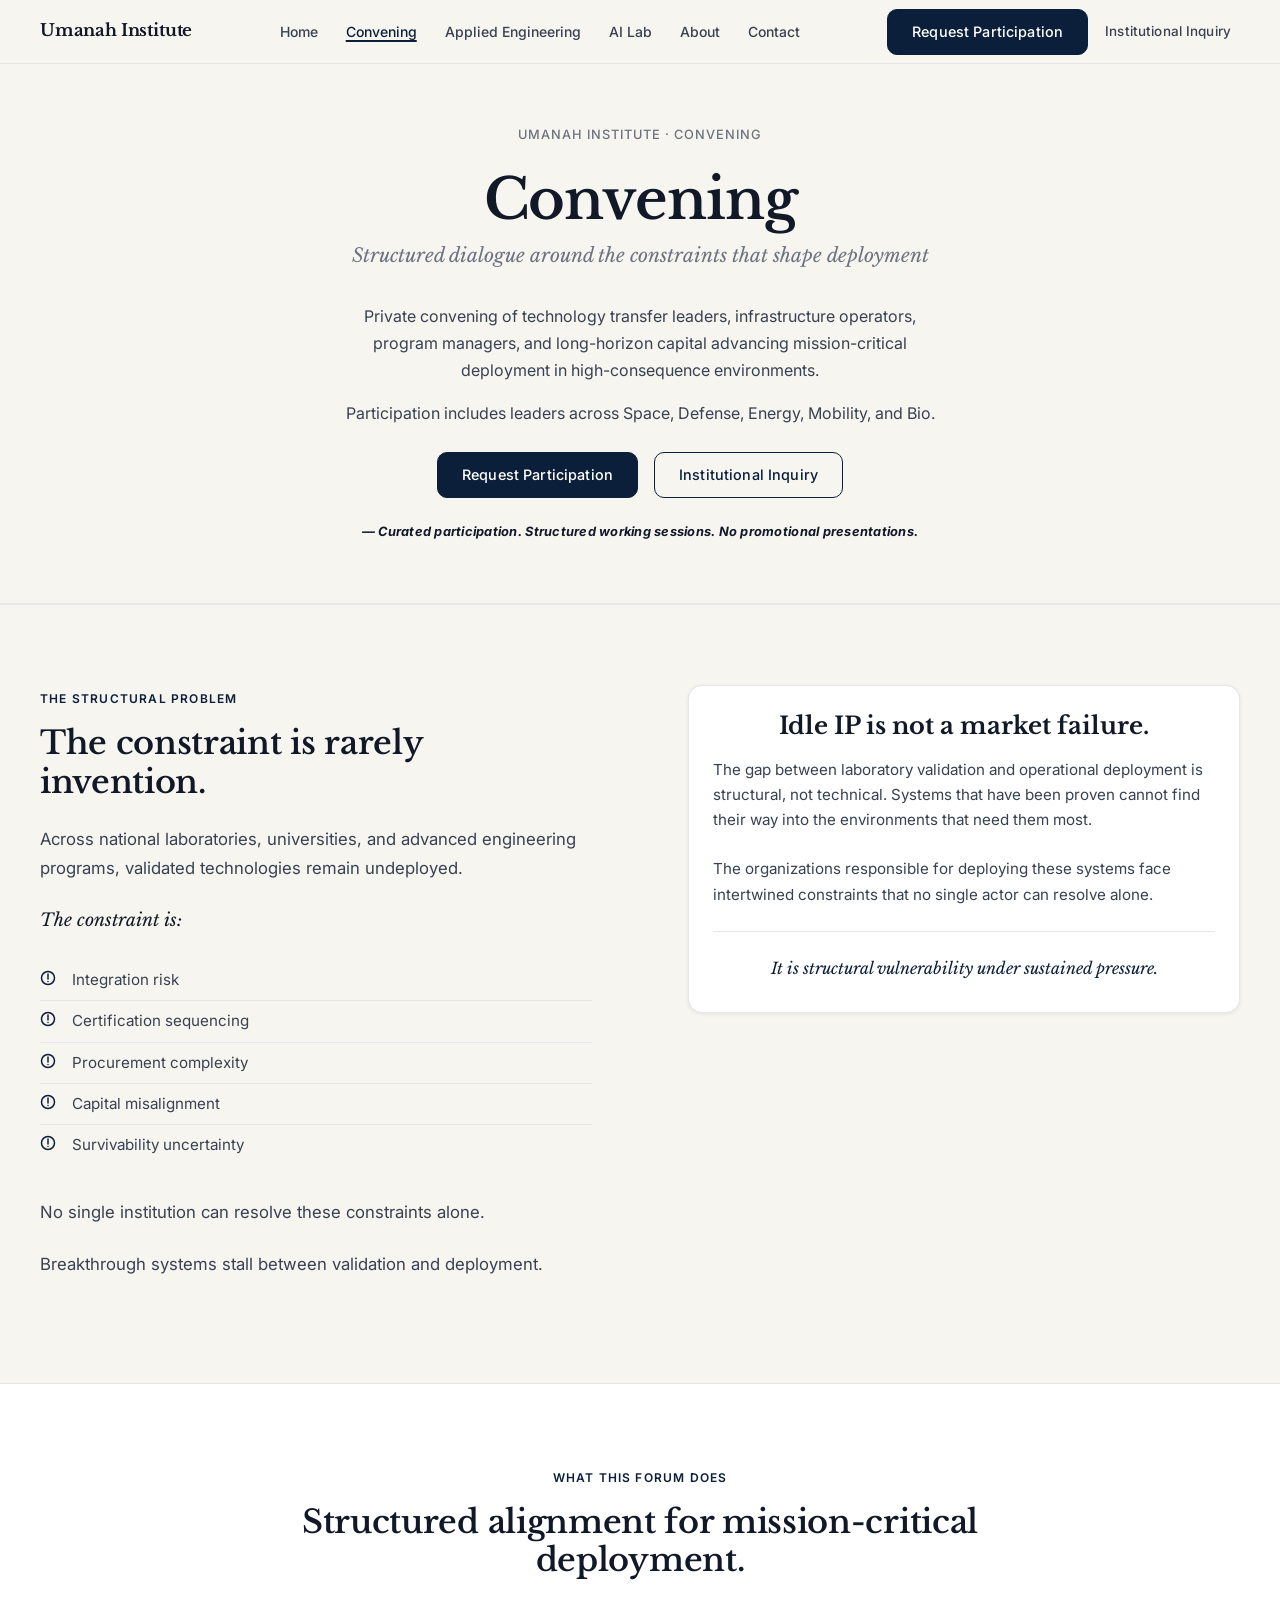
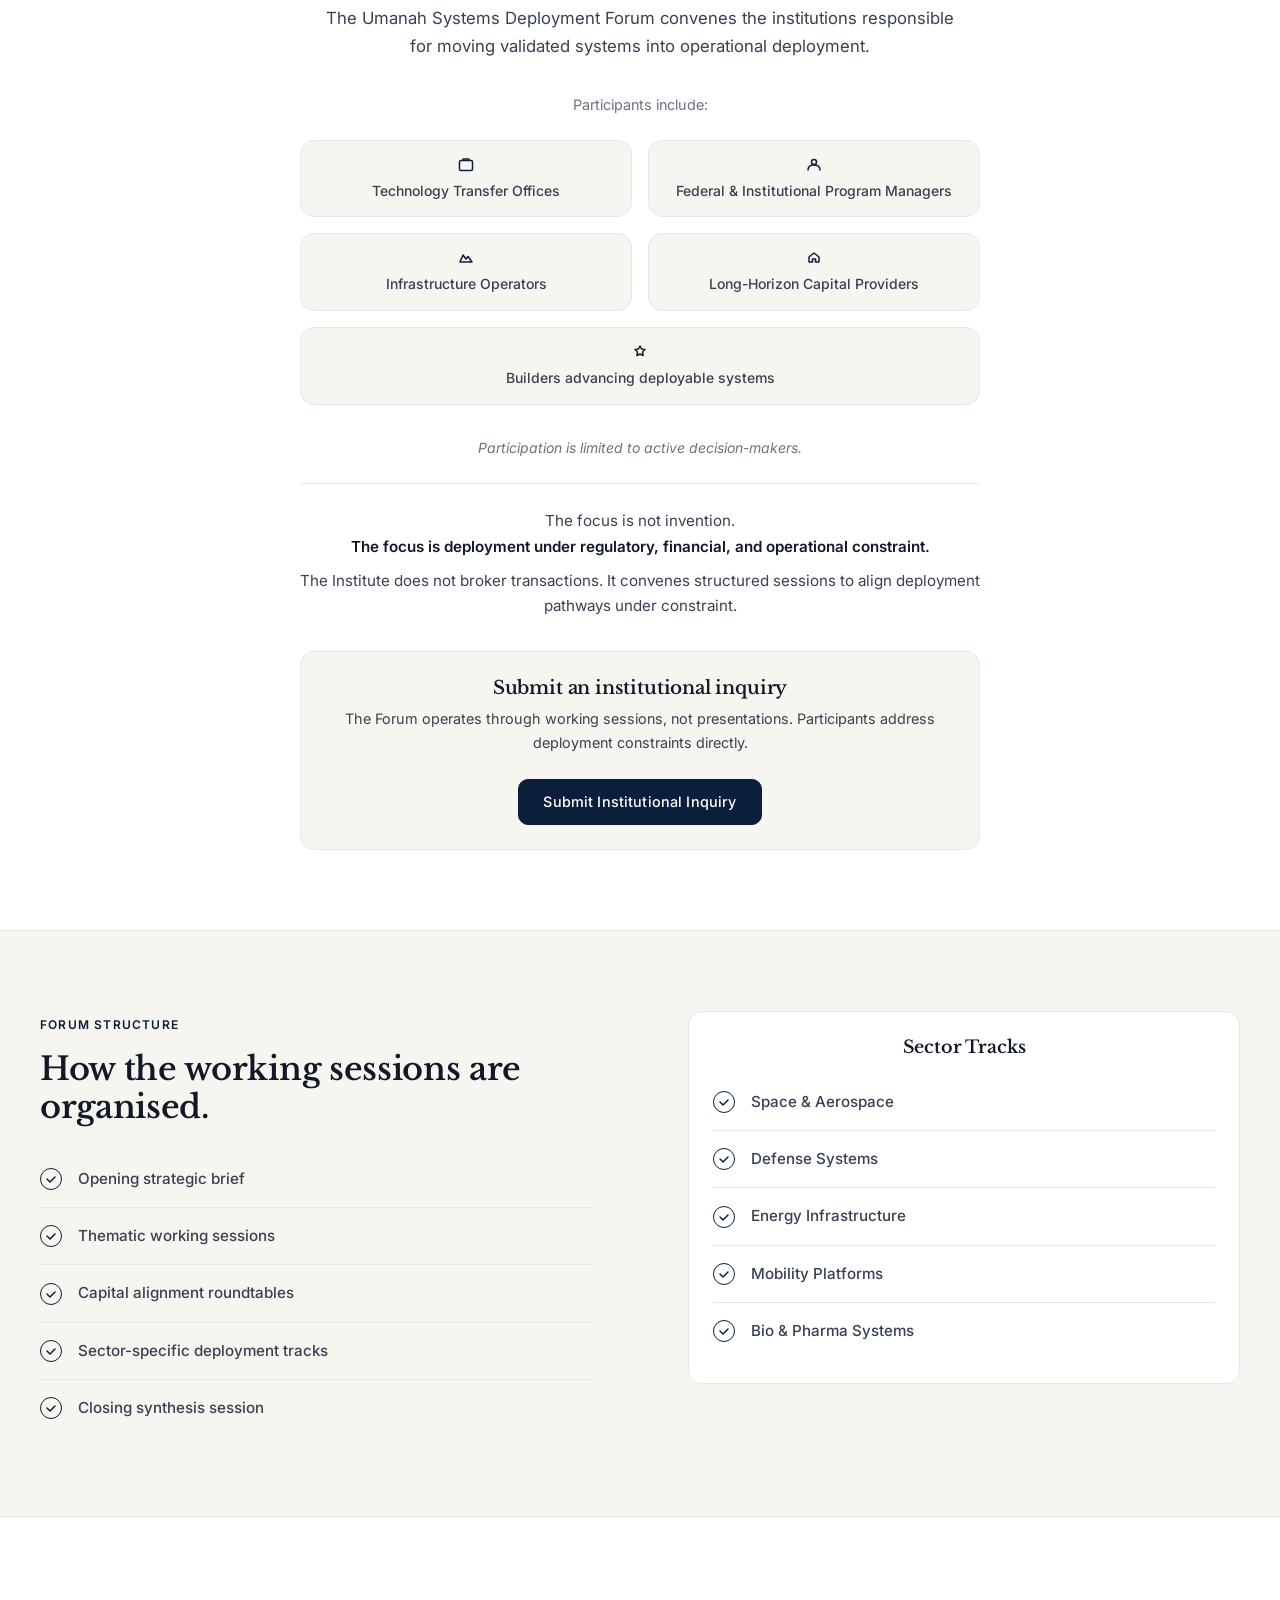
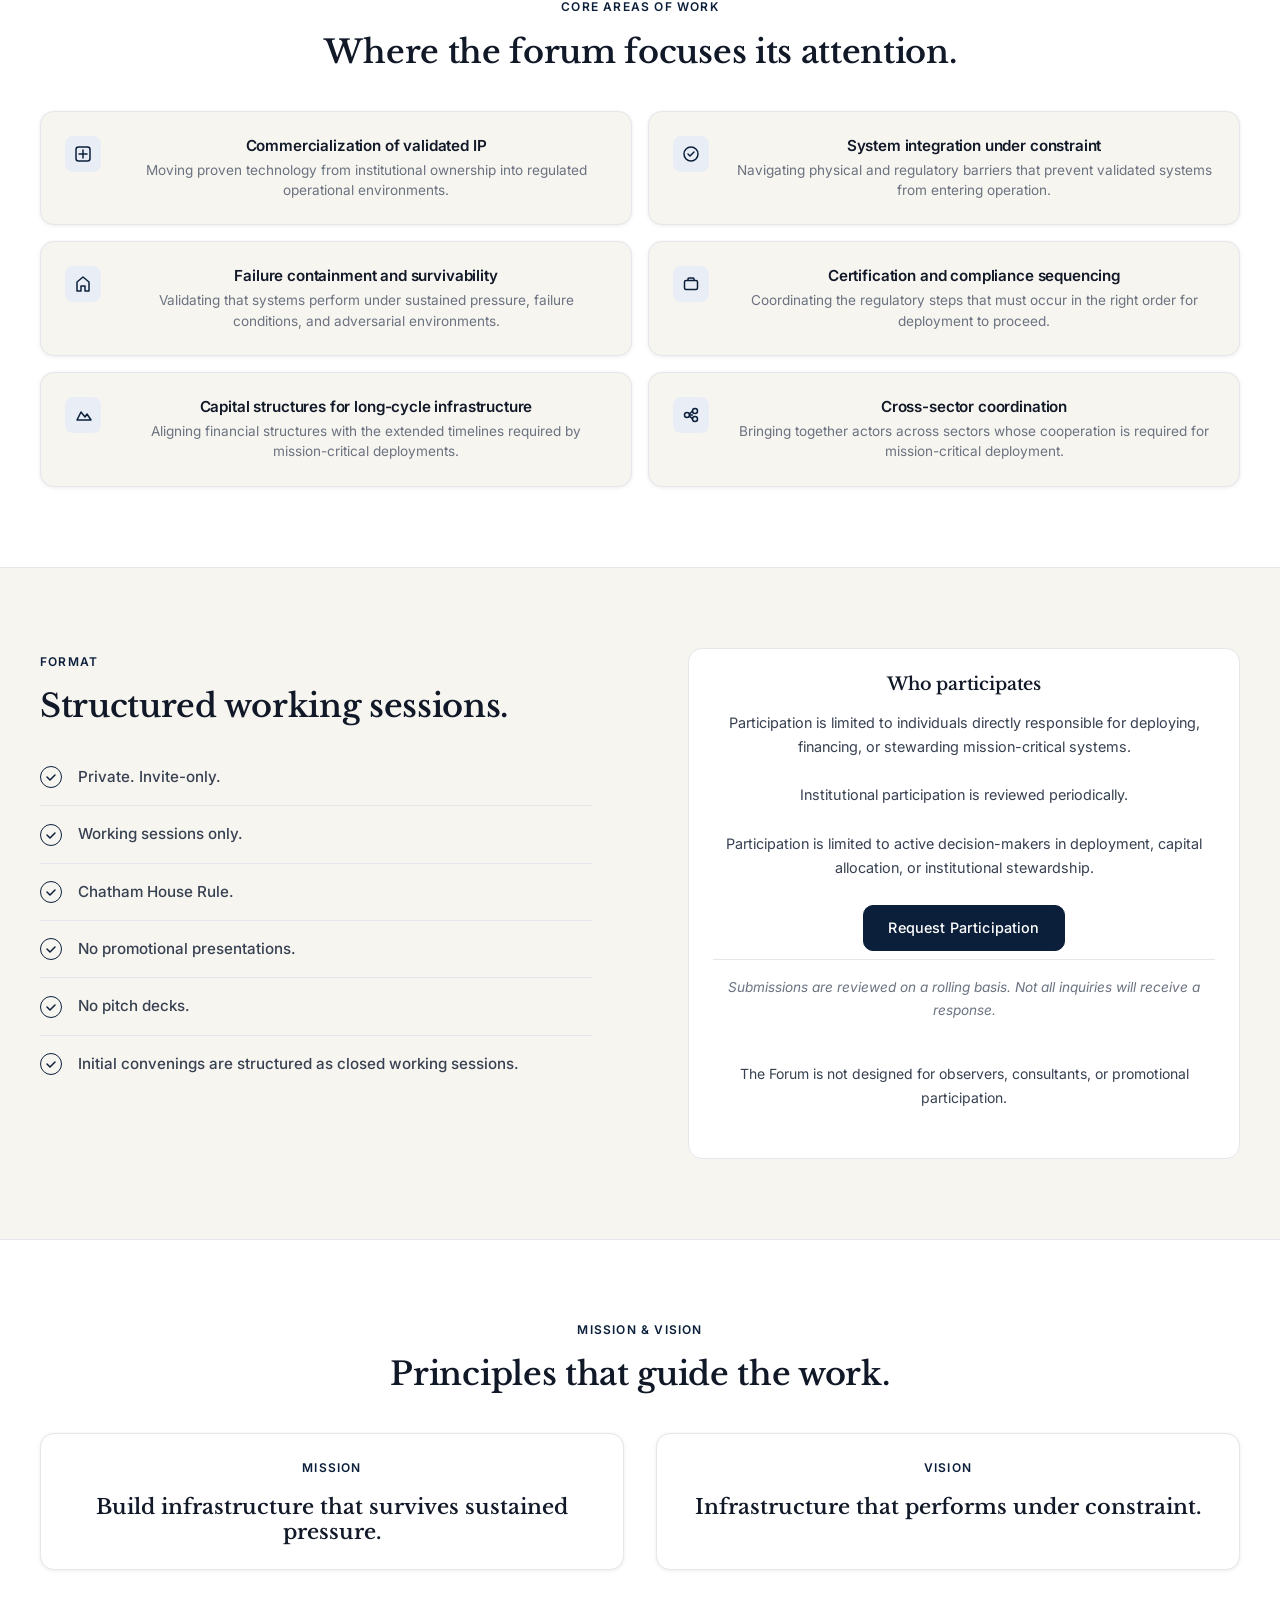
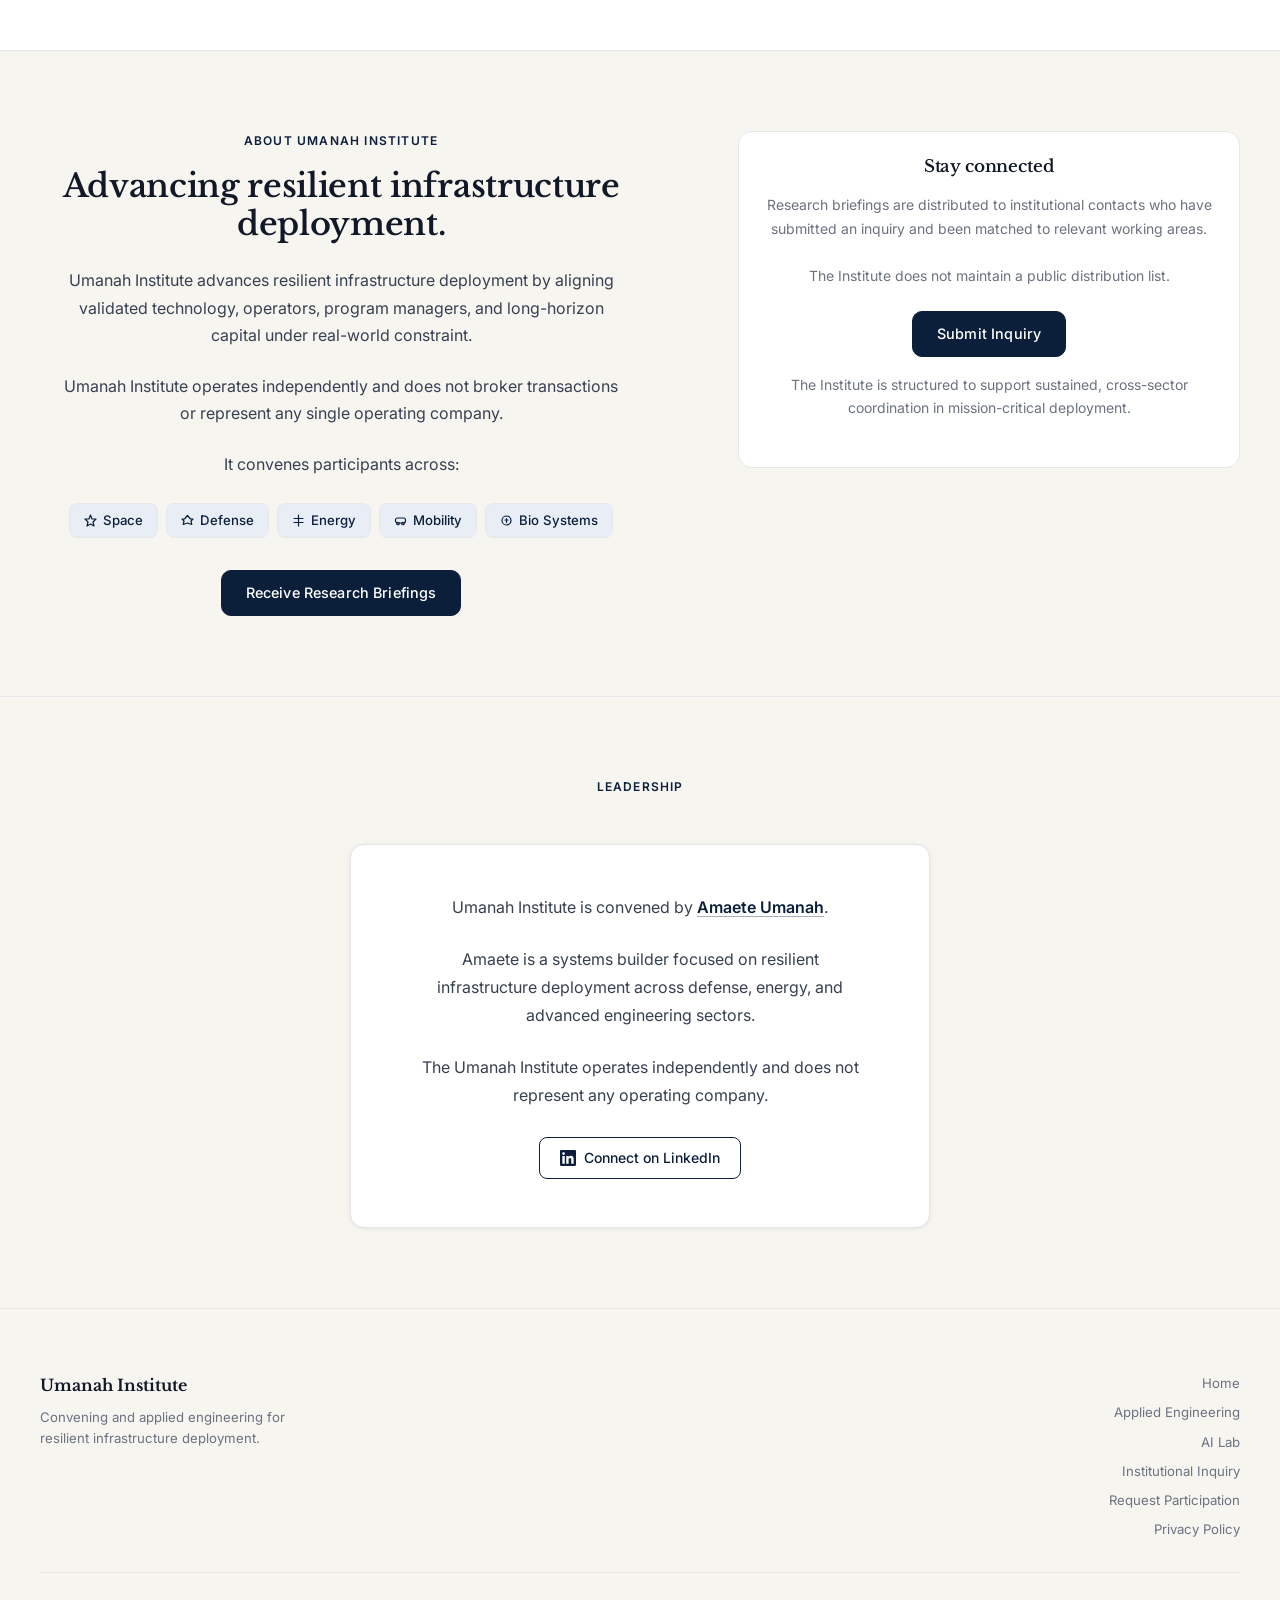
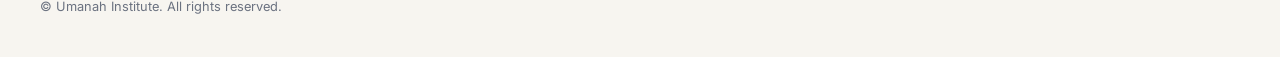
<file: convening.html>
<!DOCTYPE html>
<html lang="en">
<head>
  <meta charset="UTF-8" />
  <meta name="viewport" content="width=device-width, initial-scale=1.0" />

  <!-- Title -->
  <title>Umanah Institute | Convening</title>

  <!-- Meta Description -->
  <meta name="description" content="The Umanah Institute Convening function brings together technology transfer leaders, infrastructure operators, program managers, and long-horizon capital to advance mission-critical deployment through structured working sessions." />

  <!-- Open Graph -->
  <meta property="og:type" content="website" />
  <meta property="og:title" content="Umanah Institute | Convening" />
  <meta property="og:description" content="Structured dialogue around the constraints that shape deployment. A private forum for technology transfer, infrastructure operators, and aligned capital." />
  <meta property="og:site_name" content="Umanah Institute" />
  <meta property="og:image" content="images/umanah-institute-og.jpg" />
  <meta property="og:image:secure_url" content="images/umanah-institute-og.jpg" />
  <meta property="og:image:type" content="image/jpeg" />
  <meta property="og:image:width" content="1200" />
  <meta property="og:image:height" content="630" />

  <!-- Twitter Card -->
  <meta name="twitter:card" content="summary_large_image" />
  <meta name="twitter:title" content="Umanah Institute | Convening" />
  <meta name="twitter:description" content="Structured dialogue around the constraints that shape deployment." />
  <meta name="twitter:image" content="images/umanah-institute-og.jpg" />

  <link rel="preconnect" href="https://fonts.googleapis.com" />
  <link rel="preconnect" href="https://fonts.gstatic.com" crossorigin />
  <link rel="stylesheet" href="css/tokens.css" />
  <link rel="stylesheet" href="css/base.css" />
  <link rel="stylesheet" href="css/convening.css" />
</head>
<body>
<div id="site-box">

  <!-- ============================================================
       NAVIGATION
       ============================================================ -->
  <nav class="site-nav" role="navigation" aria-label="Main navigation">
    <div class="container nav-inner">

      <a href="index.html" class="nav-wordmark">Umanah Institute</a>

      <ul class="nav-links" role="list">
        <li><a href="index.html" class="nav-link">Home</a></li>
        <li><a href="convening.html" class="nav-link active" aria-current="page">Convening</a></li>
        <li><a href="applied-engineering.html" class="nav-link">Applied Engineering</a></li>
        <li><a href="ai-lab.html" class="nav-link">AI Lab</a></li>
        <li><a href="index.html#hp-about" class="nav-link">About</a></li>
        <li><a href="institutional-inquiry.html" class="nav-link">Contact</a></li>
      </ul>

      <div class="nav-actions">
        <a href="request-participation.html" class="btn btn-primary">Request Participation</a>
        <a href="institutional-inquiry.html" class="btn btn-secondary">Institutional Inquiry</a>
      </div>

      <button class="nav-hamburger" id="hamburgerBtn" aria-label="Toggle mobile menu" aria-expanded="false">
        <span></span>
        <span></span>
        <span></span>
      </button>

    </div>
  </nav>

  <!-- Mobile Menu -->
  <div class="nav-mobile-menu" id="mobileMenu" role="navigation" aria-label="Mobile navigation">
    <a href="index.html" class="nav-link">Home</a>
    <a href="convening.html" class="nav-link active" aria-current="page">Convening</a>
    <a href="applied-engineering.html" class="nav-link">Applied Engineering</a>
    <a href="ai-lab.html" class="nav-link">AI Lab</a>
    <a href="index.html#hp-about" class="nav-link">About</a>
    <a href="institutional-inquiry.html" class="nav-link">Contact</a>
    <div class="nav-mobile-actions">
      <a href="request-participation.html" class="btn btn-primary">Request Participation</a>
      <a href="institutional-inquiry.html" class="btn btn-secondary">Institutional Inquiry</a>
    </div>
  </div>

  <main>

    <!-- ============================================================
         HERO
         ============================================================ -->
    <section class="hero section" id="hero">
      <div class="container">
        <span class="hero-eyebrow">Umanah Institute · Convening</span>
        <h1 class="hero-title">Convening</h1>
        <p class="hero-subtitle" style="max-width:100%; margin-left:auto; margin-right:auto;">Structured dialogue around the constraints that shape deployment</p>
        <p class="hero-body">
          Private convening of technology transfer leaders, infrastructure operators, program managers, and long-horizon capital advancing mission-critical deployment in high-consequence environments.
        </p>
        <p class="hero-body" style="margin-top: -8px;">
          Participation includes leaders across Space, Defense, Energy, Mobility, and Bio.
        </p>
        <div class="hero-actions">
          <a href="request-participation.html" class="btn btn-primary">Request Participation</a>
          <a href="institutional-inquiry.html" class="btn btn-secondary">Institutional Inquiry</a>
        </div>
        <p class="hero-trust" style="max-width:100%; margin-left:auto; margin-right:auto; text-align:center;">Curated participation. Structured working sessions. No promotional presentations.</p>
      </div>
    </section>

    <hr class="divider" />

    <!-- ============================================================
         THE STRUCTURAL PROBLEM
         ============================================================ -->
    <section class="problem-section section" id="problem">
      <div class="container">
        <div class="problem-layout">

          <div class="problem-intro">
            <span class="section-label">The Structural Problem</span>
            <h2 class="section-heading">The constraint is rarely invention.</h2>

            <p>
              Across national laboratories, universities, and advanced engineering programs, validated technologies remain undeployed.
            </p>

            <p class="constraint-statement">The constraint is:</p>

            <ul class="constraint-list">
              <li>
                <svg class="icon" width="16" height="16" viewBox="0 0 16 16" fill="none" aria-hidden="true">
                  <circle cx="8" cy="8" r="6.5" stroke="currentColor" stroke-width="1.5"/>
                  <line x1="8" y1="4" x2="8" y2="9" stroke="currentColor" stroke-width="1.5" stroke-linecap="round"/>
                  <circle cx="8" cy="11.5" r="0.75" fill="currentColor"/>
                </svg>
                Integration risk
              </li>
              <li>
                <svg class="icon" width="16" height="16" viewBox="0 0 16 16" fill="none" aria-hidden="true">
                  <circle cx="8" cy="8" r="6.5" stroke="currentColor" stroke-width="1.5"/>
                  <line x1="8" y1="4" x2="8" y2="9" stroke="currentColor" stroke-width="1.5" stroke-linecap="round"/>
                  <circle cx="8" cy="11.5" r="0.75" fill="currentColor"/>
                </svg>
                Certification sequencing
              </li>
              <li>
                <svg class="icon" width="16" height="16" viewBox="0 0 16 16" fill="none" aria-hidden="true">
                  <circle cx="8" cy="8" r="6.5" stroke="currentColor" stroke-width="1.5"/>
                  <line x1="8" y1="4" x2="8" y2="9" stroke="currentColor" stroke-width="1.5" stroke-linecap="round"/>
                  <circle cx="8" cy="11.5" r="0.75" fill="currentColor"/>
                </svg>
                Procurement complexity
              </li>
              <li>
                <svg class="icon" width="16" height="16" viewBox="0 0 16 16" fill="none" aria-hidden="true">
                  <circle cx="8" cy="8" r="6.5" stroke="currentColor" stroke-width="1.5"/>
                  <line x1="8" y1="4" x2="8" y2="9" stroke="currentColor" stroke-width="1.5" stroke-linecap="round"/>
                  <circle cx="8" cy="11.5" r="0.75" fill="currentColor"/>
                </svg>
                Capital misalignment
              </li>
              <li>
                <svg class="icon" width="16" height="16" viewBox="0 0 16 16" fill="none" aria-hidden="true">
                  <circle cx="8" cy="8" r="6.5" stroke="currentColor" stroke-width="1.5"/>
                  <line x1="8" y1="4" x2="8" y2="9" stroke="currentColor" stroke-width="1.5" stroke-linecap="round"/>
                  <circle cx="8" cy="11.5" r="0.75" fill="currentColor"/>
                </svg>
                Survivability uncertainty
              </li>
            </ul>

            <p>No single institution can resolve these constraints alone.</p>
            <p>Breakthrough systems stall between validation and deployment.</p>
          </div>

          <div class="problem-callout">
            <p class="callout-stat" style="text-align:center; max-width:100%;">Idle IP is not a market failure.</p>
            <p class="callout-text">
              The gap between laboratory validation and operational deployment is structural, not technical. Systems that have been proven cannot find their way into the environments that need them most.
            </p>
            <p class="callout-text">
              The organizations responsible for deploying these systems face intertwined constraints that no single actor can resolve alone.
            </p>
            <div class="callout-closing">
              <p style="text-align:center; max-width:100%; margin-left:auto; margin-right:auto;">It is structural vulnerability under sustained pressure.</p>
            </div>
          </div>

        </div>
      </div>
    </section>

    <hr class="divider" />

    <!-- ============================================================
         WHAT THIS FORUM DOES
         ============================================================ -->
    <section class="forum-section section" id="forum">
      <div class="container">
        <div class="forum-layout">

          <div class="forum-content">
            <span class="section-label">What This Forum Does</span>
            <h2 class="section-heading">Structured alignment for mission-critical deployment.</h2>

            <p class="section-lead">
              The Umanah Systems Deployment Forum convenes the institutions responsible for moving validated systems into operational deployment.
            </p>

            <p style="font-size:0.9rem; color: var(--text-muted); margin-bottom: var(--sp-4); max-width: 100%; text-align:center;">Participants include:</p>

            <div class="participants-grid">
              <div class="participant-card">
                <svg class="icon" width="16" height="16" viewBox="0 0 16 16" fill="none" aria-hidden="true">
                  <rect x="1.5" y="3.5" width="13" height="10" rx="1.5" stroke="currentColor" stroke-width="1.5"/>
                  <path d="M5 3.5V2.5C5 2.224 5.224 2 5.5 2h5c.276 0 .5.224.5.5v1" stroke="currentColor" stroke-width="1.5"/>
                </svg>
                <span>Technology Transfer Offices</span>
              </div>
              <div class="participant-card">
                <svg class="icon" width="16" height="16" viewBox="0 0 16 16" fill="none" aria-hidden="true">
                  <circle cx="8" cy="5" r="2.5" stroke="currentColor" stroke-width="1.5"/>
                  <path d="M2 13c0-3.314 2.686-5 6-5s6 1.686 6 5" stroke="currentColor" stroke-width="1.5" stroke-linecap="round"/>
                </svg>
                <span>Federal &amp; Institutional Program Managers</span>
              </div>
              <div class="participant-card">
                <svg class="icon" width="16" height="16" viewBox="0 0 16 16" fill="none" aria-hidden="true">
                  <path d="M2 12L5 5l3 4 2-2.5L14 12H2z" stroke="currentColor" stroke-width="1.5" stroke-linejoin="round"/>
                </svg>
                <span>Infrastructure Operators</span>
              </div>
              <div class="participant-card">
                <svg class="icon" width="16" height="16" viewBox="0 0 16 16" fill="none" aria-hidden="true">
                  <path d="M3 12V7l5-4 5 4v5H9.5v-3h-3v3H3z" stroke="currentColor" stroke-width="1.5" stroke-linejoin="round"/>
                </svg>
                <span>Long-Horizon Capital Providers</span>
              </div>
              <div class="participant-card" style="grid-column: 1 / -1;">
                <svg class="icon" width="16" height="16" viewBox="0 0 16 16" fill="none" aria-hidden="true">
                  <path d="M8 2l1.5 3 3.5.5-2.5 2.5.6 3.5L8 10l-3.1 1.5.6-3.5L3 5.5 6.5 5 8 2z" stroke="currentColor" stroke-width="1.5" stroke-linejoin="round"/>
                </svg>
                <span>Builders advancing deployable systems</span>
              </div>
            </div>

            <p style="font-size:0.875rem; color: var(--text-muted); font-style:italic; margin-bottom: var(--sp-4); max-width:100%; text-align:center;">Participation is limited to active decision-makers.</p>

            <div class="forum-focus">
              <p>The focus is not invention.<br><strong>The focus is deployment under regulatory, financial, and operational constraint.</strong></p>
              <p>The Institute does not broker transactions. It convenes structured sessions to align deployment pathways under constraint.</p>
            </div>

            <div class="forum-cta-block">
              <div>
                <h3>Submit an institutional inquiry</h3>
                <p>
                  The Forum operates through working sessions, not presentations. Participants address deployment constraints directly.
                </p>
              </div>
              <a href="institutional-inquiry.html" class="btn btn-primary">Submit Institutional Inquiry</a>
            </div>

          </div>

        </div>
      </div>
    </section>

    <hr class="divider" />

    <!-- ============================================================
         FORUM STRUCTURE
         ============================================================ -->
    <section class="structure-section section" id="structure">
      <div class="container">
        <div class="structure-layout">

          <div class="structure-left">
            <span class="section-label">Forum Structure</span>
            <h2 class="section-heading">How the working sessions are organised.</h2>
            <div class="format-checklist">
              <div class="checklist-item">
                <div class="check-icon" aria-hidden="true">
                  <svg width="12" height="12" viewBox="0 0 12 12" fill="none">
                    <path d="M2 6l3 3 5-5" stroke="currentColor" stroke-width="1.5" stroke-linecap="round" stroke-linejoin="round"/>
                  </svg>
                </div>
                <span>Opening strategic brief</span>
              </div>
              <div class="checklist-item">
                <div class="check-icon" aria-hidden="true">
                  <svg width="12" height="12" viewBox="0 0 12 12" fill="none">
                    <path d="M2 6l3 3 5-5" stroke="currentColor" stroke-width="1.5" stroke-linecap="round" stroke-linejoin="round"/>
                  </svg>
                </div>
                <span>Thematic working sessions</span>
              </div>
              <div class="checklist-item">
                <div class="check-icon" aria-hidden="true">
                  <svg width="12" height="12" viewBox="0 0 12 12" fill="none">
                    <path d="M2 6l3 3 5-5" stroke="currentColor" stroke-width="1.5" stroke-linecap="round" stroke-linejoin="round"/>
                  </svg>
                </div>
                <span>Capital alignment roundtables</span>
              </div>
              <div class="checklist-item">
                <div class="check-icon" aria-hidden="true">
                  <svg width="12" height="12" viewBox="0 0 12 12" fill="none">
                    <path d="M2 6l3 3 5-5" stroke="currentColor" stroke-width="1.5" stroke-linecap="round" stroke-linejoin="round"/>
                  </svg>
                </div>
                <span>Sector-specific deployment tracks</span>
              </div>
              <div class="checklist-item">
                <div class="check-icon" aria-hidden="true">
                  <svg width="12" height="12" viewBox="0 0 12 12" fill="none">
                    <path d="M2 6l3 3 5-5" stroke="currentColor" stroke-width="1.5" stroke-linecap="round" stroke-linejoin="round"/>
                  </svg>
                </div>
                <span>Closing synthesis session</span>
              </div>
            </div>
          </div>

          <div class="structure-participation">
            <h3>Sector Tracks</h3>
            <div class="format-checklist" style="margin-top:0;">
              <div class="checklist-item">
                <div class="check-icon" aria-hidden="true">
                  <svg width="12" height="12" viewBox="0 0 12 12" fill="none">
                    <path d="M2 6l3 3 5-5" stroke="currentColor" stroke-width="1.5" stroke-linecap="round" stroke-linejoin="round"/>
                  </svg>
                </div>
                <span>Space &amp; Aerospace</span>
              </div>
              <div class="checklist-item">
                <div class="check-icon" aria-hidden="true">
                  <svg width="12" height="12" viewBox="0 0 12 12" fill="none">
                    <path d="M2 6l3 3 5-5" stroke="currentColor" stroke-width="1.5" stroke-linecap="round" stroke-linejoin="round"/>
                  </svg>
                </div>
                <span>Defense Systems</span>
              </div>
              <div class="checklist-item">
                <div class="check-icon" aria-hidden="true">
                  <svg width="12" height="12" viewBox="0 0 12 12" fill="none">
                    <path d="M2 6l3 3 5-5" stroke="currentColor" stroke-width="1.5" stroke-linecap="round" stroke-linejoin="round"/>
                  </svg>
                </div>
                <span>Energy Infrastructure</span>
              </div>
              <div class="checklist-item">
                <div class="check-icon" aria-hidden="true">
                  <svg width="12" height="12" viewBox="0 0 12 12" fill="none">
                    <path d="M2 6l3 3 5-5" stroke="currentColor" stroke-width="1.5" stroke-linecap="round" stroke-linejoin="round"/>
                  </svg>
                </div>
                <span>Mobility Platforms</span>
              </div>
              <div class="checklist-item">
                <div class="check-icon" aria-hidden="true">
                  <svg width="12" height="12" viewBox="0 0 12 12" fill="none">
                    <path d="M2 6l3 3 5-5" stroke="currentColor" stroke-width="1.5" stroke-linecap="round" stroke-linejoin="round"/>
                  </svg>
                </div>
                <span>Bio &amp; Pharma Systems</span>
              </div>
            </div>
          </div>

        </div>
      </div>
    </section>

    <hr class="divider" />

    <!-- ============================================================
         CORE AREAS OF WORK
         ============================================================ -->
    <section class="areas-section section" id="areas">
      <div class="container">
        <span class="section-label">Core Areas of Work</span>
        <h2 class="section-heading">Where the forum focuses its attention.</h2>

        <div class="areas-grid">

          <div class="area-card">
            <div class="area-icon" aria-hidden="true">
              <svg width="18" height="18" viewBox="0 0 18 18" fill="none">
                <rect x="2" y="2" width="14" height="14" rx="2.5" stroke="currentColor" stroke-width="1.5"/>
                <path d="M5 9h8M9 5v8" stroke="currentColor" stroke-width="1.5" stroke-linecap="round"/>
              </svg>
            </div>
            <div class="area-content">
              <h4>Commercialization of validated IP</h4>
              <p>Moving proven technology from institutional ownership into regulated operational environments.</p>
            </div>
          </div>

          <div class="area-card">
            <div class="area-icon" aria-hidden="true">
              <svg width="18" height="18" viewBox="0 0 18 18" fill="none">
                <circle cx="9" cy="9" r="7" stroke="currentColor" stroke-width="1.5"/>
                <path d="M6 9l2 2 4-4" stroke="currentColor" stroke-width="1.5" stroke-linecap="round" stroke-linejoin="round"/>
              </svg>
            </div>
            <div class="area-content">
              <h4>System integration under constraint</h4>
              <p>Navigating physical and regulatory barriers that prevent validated systems from entering operation.</p>
            </div>
          </div>

          <div class="area-card">
            <div class="area-icon" aria-hidden="true">
              <svg width="18" height="18" viewBox="0 0 18 18" fill="none">
                <path d="M9 2L3 7v9h4v-5h4v5h4V7L9 2z" stroke="currentColor" stroke-width="1.5" stroke-linejoin="round"/>
              </svg>
            </div>
            <div class="area-content">
              <h4>Failure containment and survivability</h4>
              <p>Validating that systems perform under sustained pressure, failure conditions, and adversarial environments.</p>
            </div>
          </div>

          <div class="area-card">
            <div class="area-icon" aria-hidden="true">
              <svg width="18" height="18" viewBox="0 0 18 18" fill="none">
                <rect x="2.5" y="5.5" width="13" height="9" rx="1.5" stroke="currentColor" stroke-width="1.5"/>
                <path d="M6 5.5V4a1 1 0 011-1h4a1 1 0 011 1v1.5" stroke="currentColor" stroke-width="1.5"/>
              </svg>
            </div>
            <div class="area-content">
              <h4>Certification and compliance sequencing</h4>
              <p>Coordinating the regulatory steps that must occur in the right order for deployment to proceed.</p>
            </div>
          </div>

          <div class="area-card">
            <div class="area-icon" aria-hidden="true">
              <svg width="18" height="18" viewBox="0 0 18 18" fill="none">
                <path d="M3 14L7 6l4 5 2-3 4 6H3z" stroke="currentColor" stroke-width="1.5" stroke-linejoin="round"/>
              </svg>
            </div>
            <div class="area-content">
              <h4>Capital structures for long-cycle infrastructure</h4>
              <p>Aligning financial structures with the extended timelines required by mission-critical deployments.</p>
            </div>
          </div>

          <div class="area-card">
            <div class="area-icon" aria-hidden="true">
              <svg width="18" height="18" viewBox="0 0 18 18" fill="none">
                <circle cx="5" cy="9" r="2.5" stroke="currentColor" stroke-width="1.5"/>
                <circle cx="13" cy="5" r="2.5" stroke="currentColor" stroke-width="1.5"/>
                <circle cx="13" cy="13" r="2.5" stroke="currentColor" stroke-width="1.5"/>
                <path d="M7.5 9h3M10.5 5l-3 3M10.5 13l-3-3" stroke="currentColor" stroke-width="1.5" stroke-linecap="round"/>
              </svg>
            </div>
            <div class="area-content">
              <h4>Cross-sector coordination</h4>
              <p>Bringing together actors across sectors whose cooperation is required for mission-critical deployment.</p>
            </div>
          </div>

        </div>
      </div>
    </section>

    <hr class="divider" />

    <!-- ============================================================
         FORMAT
         ============================================================ -->
    <section class="format-section section" id="format">
      <div class="container">
        <div class="format-layout">

          <div class="format-left">
            <span class="section-label">Format</span>
            <h2 class="section-heading">Structured working sessions.</h2>

            <div class="format-checklist">
              <div class="checklist-item">
                <div class="check-icon" aria-hidden="true">
                  <svg width="12" height="12" viewBox="0 0 12 12" fill="none">
                    <path d="M2 6l3 3 5-5" stroke="currentColor" stroke-width="1.5" stroke-linecap="round" stroke-linejoin="round"/>
                  </svg>
                </div>
                <span>Private. Invite-only.</span>
              </div>
              <div class="checklist-item">
                <div class="check-icon" aria-hidden="true">
                  <svg width="12" height="12" viewBox="0 0 12 12" fill="none">
                    <path d="M2 6l3 3 5-5" stroke="currentColor" stroke-width="1.5" stroke-linecap="round" stroke-linejoin="round"/>
                  </svg>
                </div>
                <span>Working sessions only.</span>
              </div>
              <div class="checklist-item">
                <div class="check-icon" aria-hidden="true">
                  <svg width="12" height="12" viewBox="0 0 12 12" fill="none">
                    <path d="M2 6l3 3 5-5" stroke="currentColor" stroke-width="1.5" stroke-linecap="round" stroke-linejoin="round"/>
                  </svg>
                </div>
                <span>Chatham House Rule.</span>
              </div>
              <div class="checklist-item">
                <div class="check-icon" aria-hidden="true">
                  <svg width="12" height="12" viewBox="0 0 12 12" fill="none">
                    <path d="M2 6l3 3 5-5" stroke="currentColor" stroke-width="1.5" stroke-linecap="round" stroke-linejoin="round"/>
                  </svg>
                </div>
                <span>No promotional presentations.</span>
              </div>
              <div class="checklist-item">
                <div class="check-icon" aria-hidden="true">
                  <svg width="12" height="12" viewBox="0 0 12 12" fill="none">
                    <path d="M2 6l3 3 5-5" stroke="currentColor" stroke-width="1.5" stroke-linecap="round" stroke-linejoin="round"/>
                  </svg>
                </div>
                <span>No pitch decks.</span>
              </div>
              <div class="checklist-item">
                <div class="check-icon" aria-hidden="true">
                  <svg width="12" height="12" viewBox="0 0 12 12" fill="none">
                    <path d="M2 6l3 3 5-5" stroke="currentColor" stroke-width="1.5" stroke-linecap="round" stroke-linejoin="round"/>
                  </svg>
                </div>
                <span>Initial convenings are structured as closed working sessions.</span>
              </div>
            </div>
          </div>

          <div class="format-participation">
            <h3>Who participates</h3>
            <p>
              Participation is limited to individuals directly responsible for deploying, financing, or stewarding mission-critical systems.
            </p>
            <p>
              Institutional participation is reviewed periodically.
            </p>
            <p>
              Participation is limited to active decision-makers in deployment, capital allocation, or institutional stewardship.
            </p>
            <a href="request-participation.html" class="btn btn-primary">Request Participation</a>
            <p class="note">
              Submissions are reviewed on a rolling basis. Not all inquiries will receive a response.
            </p>
            <p style="font-size:0.875rem; color:var(--text-secondary); margin-top:var(--sp-3); max-width:100%; text-align:center;">
              The Forum is not designed for observers, consultants, or promotional participation.
            </p>
          </div>

        </div>
      </div>
    </section>

    <hr class="divider" />

    <!-- ============================================================
         MISSION & VISION
         ============================================================ -->
    <section class="mission-section section" id="mission">
      <div class="container">
        <span class="section-label">Mission &amp; Vision</span>
        <h2 class="section-heading">Principles that guide the work.</h2>

        <div class="mission-grid">
          <div class="mission-block">
            <p class="block-label">Mission</p>
            <p class="block-statement">Build infrastructure that survives sustained pressure.</p>
          </div>
          <div class="mission-block">
            <p class="block-label">Vision</p>
            <p class="block-statement">Infrastructure that performs under constraint.</p>
          </div>
        </div>
      </div>
    </section>

    <hr class="divider" />

    <!-- ============================================================
         ABOUT
         ============================================================ -->
    <section class="about-section section" id="about">
      <div class="container">
        <div class="about-layout">

          <div class="about-body">
            <span class="section-label">About Umanah Institute</span>
            <h2 class="section-heading">Advancing resilient infrastructure deployment.</h2>

            <p>
              Umanah Institute advances resilient infrastructure deployment by aligning validated technology, operators, program managers, and long-horizon capital under real-world constraint.
            </p>

            <p>Umanah Institute operates independently and does not broker transactions or represent any single operating company.</p>

            <p>It convenes participants across:</p>

            <div class="sectors-list">
              <span class="sector-tag">
                <svg width="13" height="13" viewBox="0 0 13 13" fill="none" aria-hidden="true">
                  <path d="M6.5 1L8 5H12L9 8l1 4-3.5-2L3 12l1-4-3-3h4L6.5 1z" stroke="currentColor" stroke-width="1.2" stroke-linejoin="round"/>
                </svg>
                Space
              </span>
              <span class="sector-tag">
                <svg width="13" height="13" viewBox="0 0 13 13" fill="none" aria-hidden="true">
                  <path d="M6.5 1.5L9.5 5H12l-2 2 .75 3.5L6.5 9l-4.25 1.5L3 7 1 5h2.5L6.5 1.5z" stroke="currentColor" stroke-width="1.2" stroke-linejoin="round"/>
                </svg>
                Defense
              </span>
              <span class="sector-tag">
                <svg width="13" height="13" viewBox="0 0 13 13" fill="none" aria-hidden="true">
                  <path d="M6.5 1v11M2 4.5h9M2 8.5h9" stroke="currentColor" stroke-width="1.2" stroke-linecap="round"/>
                </svg>
                Energy
              </span>
              <span class="sector-tag">
                <svg width="13" height="13" viewBox="0 0 13 13" fill="none" aria-hidden="true">
                  <rect x="1.5" y="4" width="10" height="5" rx="2" stroke="currentColor" stroke-width="1.2"/>
                  <circle cx="4" cy="9.5" r="1.25" stroke="currentColor" stroke-width="1.2"/>
                  <circle cx="9" cy="9.5" r="1.25" stroke="currentColor" stroke-width="1.2"/>
                </svg>
                Mobility
              </span>
              <span class="sector-tag">
                <svg width="13" height="13" viewBox="0 0 13 13" fill="none" aria-hidden="true">
                  <path d="M6.5 2C4 2 2 4 2 6.5S4 11 6.5 11 11 9 11 6.5 9 2 6.5 2z" stroke="currentColor" stroke-width="1.2"/>
                  <path d="M6.5 4.5v4M5 6h3" stroke="currentColor" stroke-width="1.2" stroke-linecap="round"/>
                </svg>
                Bio Systems
              </span>
            </div>

            <a href="institutional-inquiry.html" class="btn btn-primary">Receive Research Briefings</a>
          </div>

          <div class="about-cta-block">
            <h3>Stay connected</h3>
            <p>
              Research briefings are distributed to institutional contacts who have submitted an inquiry and been matched to relevant working areas.
            </p>
            <p>
              The Institute does not maintain a public distribution list.
            </p>
            <a href="institutional-inquiry.html" class="btn btn-primary" style="background-color:var(--navy); color:#ffffff; border-color:var(--navy);">Submit Inquiry</a>
            <p style="font-size:0.875rem; color:var(--text-muted); margin-top:var(--sp-3); max-width:100%; text-align:center;">
              The Institute is structured to support sustained, cross-sector coordination in mission-critical deployment.
            </p>
          </div>

        </div>
      </div>
    </section>

    <!-- ============================================================
         LEADERSHIP
         ============================================================ -->
    <section class="section leadership-section" id="leadership">
      <div class="container">
        <div class="leadership-inner">

          <span class="section-label">Leadership</span>

          <div class="leadership-card">
            <p class="leadership-body">
              Umanah Institute is convened by
              <a href="https://www.linkedin.com/in/amaeteumanah/" target="_blank" rel="noopener noreferrer" class="leadership-name-link"><strong>Amaete Umanah</strong></a>.
            </p>
            <p class="leadership-body">
              Amaete is a systems builder focused on resilient infrastructure deployment across defense, energy, and advanced engineering sectors.
            </p>
            <p class="leadership-body">
              The Umanah Institute operates independently and does not represent any operating company.
            </p>

            <a
              href="https://www.linkedin.com/in/amaeteumanah/"
              target="_blank"
              rel="noopener noreferrer"
              class="leadership-linkedin"
              aria-label="Amaete Umanah on LinkedIn"
            >
              <svg width="16" height="16" viewBox="0 0 24 24" fill="currentColor" aria-hidden="true">
                <path d="M20.447 20.452h-3.554v-5.569c0-1.328-.027-3.037-1.852-3.037-1.853 0-2.136 1.445-2.136 2.939v5.667H9.351V9h3.414v1.561h.046c.477-.9 1.637-1.85 3.37-1.85 3.601 0 4.267 2.37 4.267 5.455v6.286zM5.337 7.433a2.062 2.062 0 01-2.063-2.065 2.064 2.064 0 112.063 2.065zm1.782 13.019H3.555V9h3.564v11.452zM22.225 0H1.771C.792 0 0 .774 0 1.729v20.542C0 23.227.792 24 1.771 24h20.451C23.2 24 24 23.227 24 22.271V1.729C24 .774 23.2 0 22.222 0h.003z"/>
              </svg>
              <span>Connect on LinkedIn</span>
            </a>

          </div>
        </div>
      </div>
    </section>

  </main>

  <!-- ============================================================
       FOOTER
       ============================================================ -->
  <footer class="site-footer">
    <div class="container">
      <div class="footer-inner">

        <div class="footer-top">
          <div>
            <p class="footer-wordmark">Umanah Institute</p>
            <p class="footer-tagline">Convening and applied engineering for resilient infrastructure deployment.</p>
          </div>
          <div class="footer-links">
            <a href="index.html">Home</a>
            <a href="applied-engineering.html">Applied Engineering</a>
            <a href="ai-lab.html">AI Lab</a>
            <a href="institutional-inquiry.html">Institutional Inquiry</a>
            <a href="request-participation.html">Request Participation</a>
            <a href="privacy-policy.html">Privacy Policy</a>
          </div>
        </div>

        <div class="footer-bottom">
          <p class="footer-copy">&copy; Umanah Institute. All rights reserved.</p>
        </div>

      </div>
    </div>
  </footer>

  <script src="js/main.js"></script>
</div><!-- /#site-box -->
</body>
</html>
</file>
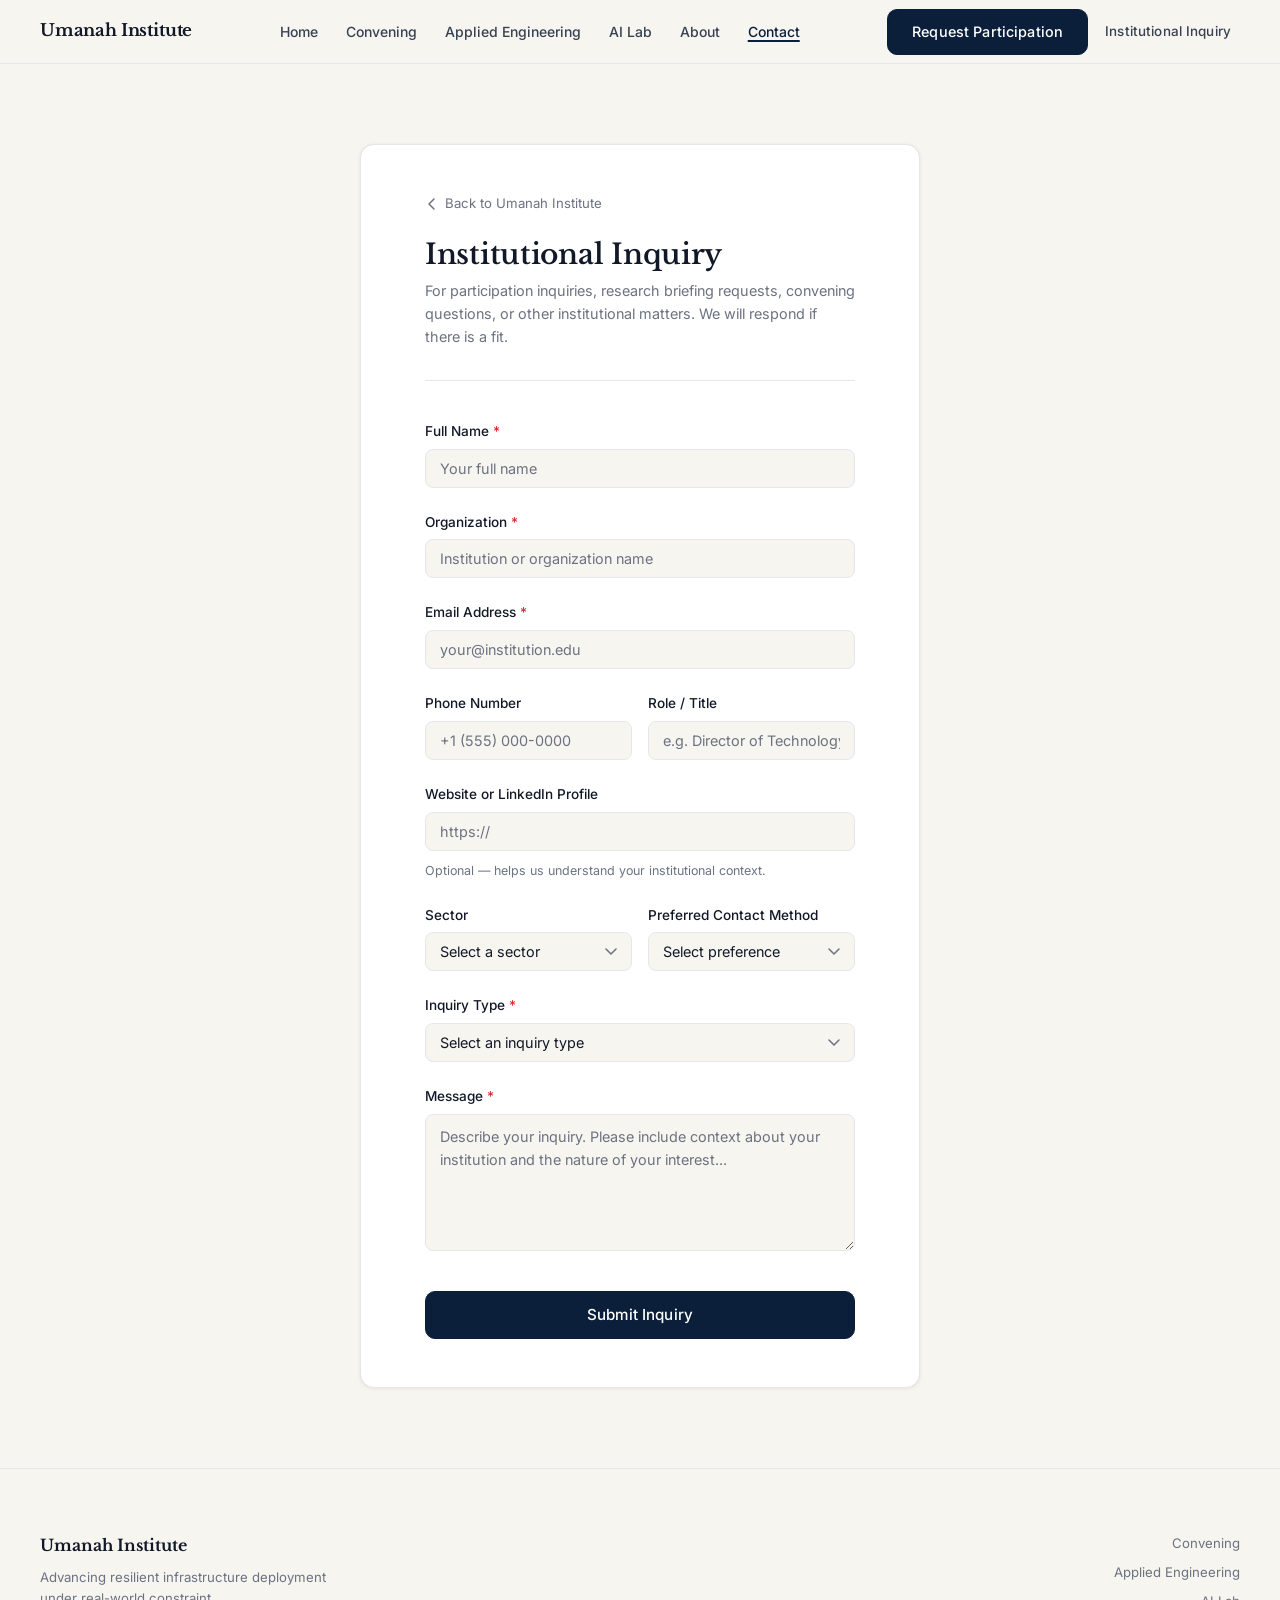
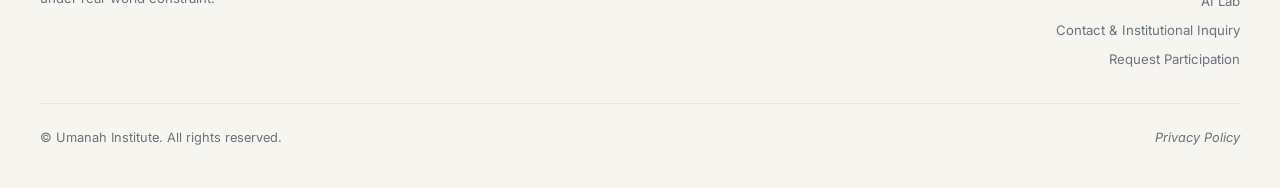
<file: institutional-inquiry.html>
<!DOCTYPE html>
<html lang="en">
<head>
  <meta charset="UTF-8" />
  <meta name="viewport" content="width=device-width, initial-scale=1.0" />
  <title>Institutional Inquiry — Umanah Institute</title>
  <meta name="description" content="Submit an institutional inquiry to Umanah Institute. For participation, research briefings, convening, or other inquiries." />
  <link rel="stylesheet" href="css/tokens.css" />
  <link rel="stylesheet" href="css/base.css" />
  <style>
    /* ── Form page layout ─────────────────────────────────── */
    .form-page {
      min-height: 100vh;
      display: flex;
      flex-direction: column;
    }
    .form-page main {
      flex: 1;
      display: flex;
      align-items: flex-start;
      justify-content: center;
      padding: var(--sp-9) var(--pad-mobile);
    }
    .form-card {
      background-color: var(--bg-surface);
      border: 1px solid var(--border);
      border-radius: var(--card-radius);
      box-shadow: var(--card-shadow);
      padding: var(--sp-7) var(--sp-8);
      width: 100%;
      max-width: 560px;
    }
    .form-header {
      margin-bottom: var(--sp-6);
      padding-bottom: var(--sp-5);
      border-bottom: 1px solid var(--border);
    }
    .form-header .back-link {
      display: inline-flex;
      align-items: center;
      gap: 6px;
      font-size: 0.825rem;
      color: var(--text-muted);
      margin-bottom: var(--sp-4);
      transition: color 0.15s;
      text-decoration: none;
    }
    .form-header .back-link:hover { color: var(--navy); }
    .form-header h1 { font-size: 1.75rem; margin-bottom: var(--sp-2); }
    .form-header p  { font-size: 0.9rem; color: var(--text-muted); max-width: 48ch; }
    .form-body {
      display: flex;
      flex-direction: column;
      gap: var(--sp-4);
    }
    .form-group {
      display: flex;
      flex-direction: column;
      gap: 6px;
    }
    .form-group label {
      font-size: 0.85rem;
      font-weight: 500;
      color: var(--text-primary);
    }
    .form-group input,
    .form-group select,
    .form-group textarea {
      font-family: var(--font-body);
      font-size: 0.9rem;
      color: var(--text-primary);
      background-color: var(--bg-base);
      border: 1.5px solid var(--border);
      border-radius: 8px;
      padding: 10px 14px;
      width: 100%;
      transition: border-color 0.18s, box-shadow 0.18s;
      outline: none;
      appearance: none;
      -webkit-appearance: none;
    }
    .form-group select {
      background-image: url("data:image/svg+xml,%3Csvg xmlns='http://www.w3.org/2000/svg' width='12' height='8' viewBox='0 0 12 8'%3E%3Cpath d='M1 1l5 5 5-5' stroke='%236B7280' stroke-width='1.5' fill='none' stroke-linecap='round' stroke-linejoin='round'/%3E%3C/svg%3E");
      background-repeat: no-repeat;
      background-position: right 14px center;
      padding-right: 36px;
    }
    .form-group input:focus,
    .form-group select:focus,
    .form-group textarea:focus {
      border-color: var(--navy);
      box-shadow: 0 0 0 3px rgba(11, 31, 59, 0.08);
    }
    .form-group textarea { min-height: 120px; resize: vertical; line-height: 1.6; }
    .form-group input::placeholder,
    .form-group textarea::placeholder { color: var(--text-muted); }
    .form-submit { margin-top: var(--sp-3); }
    .form-submit .btn { width: 100%; height: 48px; font-size: 0.95rem; }
    .field-hint {
      font-size: 0.78rem;
      color: var(--text-muted);
      margin-top: 4px;
      display: block;
    }
    .form-success {
      display: none;
      flex-direction: column;
      align-items: center;
      text-align: center;
      gap: var(--sp-4);
      padding: var(--sp-8) 0;
    }
    .form-success.visible { display: flex; }
    .success-icon {
      width: 52px; height: 52px;
      background-color: #F0FDF4;
      border: 1.5px solid #BBF7D0;
      border-radius: 50%;
      display: flex; align-items: center; justify-content: center;
      color: #16a34a;
    }
    .form-success h2 { font-size: 1.25rem; color: var(--text-primary); }
    .form-success p  { font-size: 0.9rem; color: var(--text-muted); max-width: 36ch; }
    .form-row {
      display: grid;
      grid-template-columns: 1fr 1fr;
      gap: var(--sp-3);
    }
    @keyframes spin { to { transform: rotate(360deg); } }
    @media (max-width: 560px) {
      .form-row { grid-template-columns: 1fr; }
      .form-card { padding: var(--sp-5) var(--sp-4); }
    }
  </style>
</head>
<body class="form-page">
<div id="site-box">

  <!-- ============================================================
       NAVIGATION — minimal form-page header
       ============================================================ -->
  <nav class="site-nav" role="navigation" aria-label="Main navigation">
    <div class="container nav-inner">
      <a href="index.html" class="nav-wordmark">Umanah Institute</a>

      <ul class="nav-links" role="list">
        <li><a href="index.html" class="nav-link">Home</a></li>
        <li><a href="convening.html" class="nav-link">Convening</a></li>
        <li><a href="applied-engineering.html" class="nav-link">Applied Engineering</a></li>
        <li><a href="ai-lab.html" class="nav-link">AI Lab</a></li>
        <li><a href="index.html#hp-about" class="nav-link">About</a></li>
        <li><a href="institutional-inquiry.html" class="nav-link active" aria-current="page">Contact</a></li>
      </ul>

      <div class="nav-actions">
        <a href="request-participation.html" class="btn btn-primary">Request Participation</a>
        <a href="institutional-inquiry.html" class="btn btn-secondary nav-active-action">Institutional Inquiry</a>
      </div>

      <button class="nav-hamburger" id="hamburgerBtn" aria-label="Toggle mobile menu" aria-expanded="false">
        <span></span>
        <span></span>
        <span></span>
      </button>
    </div>
  </nav>

  <!-- Mobile Menu -->
  <div class="nav-mobile-menu" id="mobileMenu" role="navigation" aria-label="Mobile navigation">
    <a href="index.html" class="nav-link">Home</a>
    <a href="convening.html" class="nav-link">Convening</a>
    <a href="applied-engineering.html" class="nav-link">Applied Engineering</a>
    <a href="ai-lab.html" class="nav-link">AI Lab</a>
    <a href="index.html#hp-about" class="nav-link">About</a>
    <a href="institutional-inquiry.html" class="nav-link active" aria-current="page">Contact</a>
    <div class="nav-mobile-actions">
      <a href="request-participation.html" class="btn btn-primary">Request Participation</a>
      <a href="institutional-inquiry.html" class="btn btn-secondary">Institutional Inquiry</a>
    </div>
  </div>

  <!-- ============================================================
       FORM MAIN
       ============================================================ -->
  <main>
    <div class="form-card">

      <!-- Header -->
      <div class="form-header">
        <a href="index.html" class="back-link">
          <svg width="14" height="14" viewBox="0 0 14 14" fill="none" aria-hidden="true">
            <path d="M9 2L4 7l5 5" stroke="currentColor" stroke-width="1.5" stroke-linecap="round" stroke-linejoin="round"/>
          </svg>
          Back to Umanah Institute
        </a>
        <h1>Institutional Inquiry</h1>
        <p>For participation inquiries, research briefing requests, convening questions, or other institutional matters. We will respond if there is a fit.</p>
      </div>

      <!-- Success State (hidden by default) -->
      <div class="form-success" id="formSuccess" role="alert" aria-live="polite">
        <div class="success-icon" aria-hidden="true">
          <svg width="22" height="22" viewBox="0 0 22 22" fill="none">
            <path d="M4 11l5 5 9-9" stroke="currentColor" stroke-width="2" stroke-linecap="round" stroke-linejoin="round"/>
          </svg>
        </div>
        <h2>Thank you.</h2>
        <p>We will respond if there is a fit.</p>
        <a href="index.html" class="btn btn-secondary" style="margin-top: var(--sp-2);">Return to homepage</a>
      </div>

      <!-- Form -->
      <form class="form-body" id="inquiryForm" novalidate>

        <div class="form-group">
          <label for="fullName">Full Name <span aria-hidden="true" style="color: #DC2626;">*</span></label>
          <input
            type="text"
            id="fullName"
            name="fullName"
            placeholder="Your full name"
            autocomplete="name"
            required
          />
          <span class="field-error" id="fullNameError" role="alert" style="font-size:0.8rem; color:#DC2626; display:none;"></span>
        </div>

        <div class="form-group">
          <label for="organization">Organization <span aria-hidden="true" style="color: #DC2626;">*</span></label>
          <input
            type="text"
            id="organization"
            name="organization"
            placeholder="Institution or organization name"
            autocomplete="organization"
            required
          />
          <span class="field-error" id="organizationError" role="alert" style="font-size:0.8rem; color:#DC2626; display:none;"></span>
        </div>

        <div class="form-group">
          <label for="email">Email Address <span aria-hidden="true" style="color: #DC2626;">*</span></label>
          <input
            type="email"
            id="email"
            name="email"
            placeholder="your@institution.edu"
            autocomplete="email"
            required
          />
          <span class="field-error" id="emailError" role="alert" style="font-size:0.8rem; color:#DC2626; display:none;"></span>
        </div>

        <div class="form-row">
          <div class="form-group">
            <label for="phone">Phone Number</label>
            <input
              type="tel"
              id="phone"
              name="phone"
              placeholder="+1 (555) 000-0000"
              autocomplete="tel"
            />
          </div>
          <div class="form-group">
            <label for="roleTitle">Role / Title</label>
            <input
              type="text"
              id="roleTitle"
              name="roleTitle"
              placeholder="e.g. Director of Technology Transfer"
              autocomplete="organization-title"
            />
          </div>
        </div>

        <div class="form-group">
          <label for="websiteLinkedin">Website or LinkedIn Profile</label>
          <input
            type="url"
            id="websiteLinkedin"
            name="websiteLinkedin"
            placeholder="https://"
            autocomplete="url"
          />
          <span class="field-hint">Optional — helps us understand your institutional context.</span>
        </div>

        <div class="form-row">
          <div class="form-group">
            <label for="sector">Sector</label>
            <select id="sector" name="sector">
              <option value="" disabled selected>Select a sector</option>
              <option value="Space">Space &amp; Aerospace</option>
              <option value="Defense">Defense Systems</option>
              <option value="Energy">Energy Infrastructure</option>
              <option value="Mobility">Mobility Platforms</option>
              <option value="Bio">Bio &amp; Pharma Systems</option>
              <option value="Other">Other</option>
            </select>
          </div>
          <div class="form-group">
            <label for="preferredContact">Preferred Contact Method</label>
            <select id="preferredContact" name="preferredContact">
              <option value="" disabled selected>Select preference</option>
              <option value="Email">Email</option>
              <option value="Phone">Phone</option>
            </select>
          </div>
        </div>

        <div class="form-group">
          <label for="inquiryType">Inquiry Type <span aria-hidden="true" style="color: #DC2626;">*</span></label>
          <select id="inquiryType" name="inquiryType" required>
            <option value="" disabled selected>Select an inquiry type</option>
            <option value="Participation">Participation</option>
            <option value="Research">Research</option>
            <option value="Convening">Convening</option>
            <option value="Other">Other</option>
          </select>
          <span class="field-error" id="inquiryTypeError" role="alert" style="font-size:0.8rem; color:#DC2626; display:none;"></span>
        </div>

        <div class="form-group">
          <label for="message">Message <span aria-hidden="true" style="color: #DC2626;">*</span></label>
          <textarea
            id="message"
            name="message"
            placeholder="Describe your inquiry. Please include context about your institution and the nature of your interest..."
            rows="5"
            required
          ></textarea>
          <span class="field-error" id="messageError" role="alert" style="font-size:0.8rem; color:#DC2626; display:none;"></span>
        </div>

        <div class="form-submit">
          <button type="submit" class="btn btn-primary" id="submitBtn">
            <span id="submitText">Submit Inquiry</span>
            <span id="submitSpinner" style="display:none; margin-left: 8px;">
              <svg width="16" height="16" viewBox="0 0 16 16" fill="none" aria-hidden="true" style="animation: spin 0.8s linear infinite;">
                <circle cx="8" cy="8" r="6" stroke="rgba(255,255,255,0.3)" stroke-width="2"/>
                <path d="M8 2a6 6 0 016 6" stroke="white" stroke-width="2" stroke-linecap="round"/>
              </svg>
            </span>
          </button>
        </div>

      </form>

    </div>
  </main>

  <!-- ============================================================
       FOOTER
       ============================================================ -->
  <footer class="site-footer">
    <div class="container">
      <div class="footer-inner">
        <div class="footer-top">
          <div>
            <p class="footer-wordmark">Umanah Institute</p>
            <p class="footer-tagline">Advancing resilient infrastructure deployment under real-world constraint.</p>
          </div>
          <div class="footer-links">
            <a href="convening.html">Convening</a>
            <a href="applied-engineering.html">Applied Engineering</a>
            <a href="ai-lab.html">AI Lab</a>
            <a href="institutional-inquiry.html">Contact &amp; Institutional Inquiry</a>
            <a href="request-participation.html">Request Participation</a>
          </div>
        </div>
        <div class="footer-bottom">
          <p class="footer-copy">&copy; Umanah Institute. All rights reserved.</p>
          <a href="privacy-policy.html" class="footer-privacy">Privacy Policy</a>
        </div>
      </div>
    </div>
  </footer>

  <script src="js/main.js"></script>
  <script src="js/forms.js"></script>
</div><!-- /#site-box -->
</body>
</html>
</file>
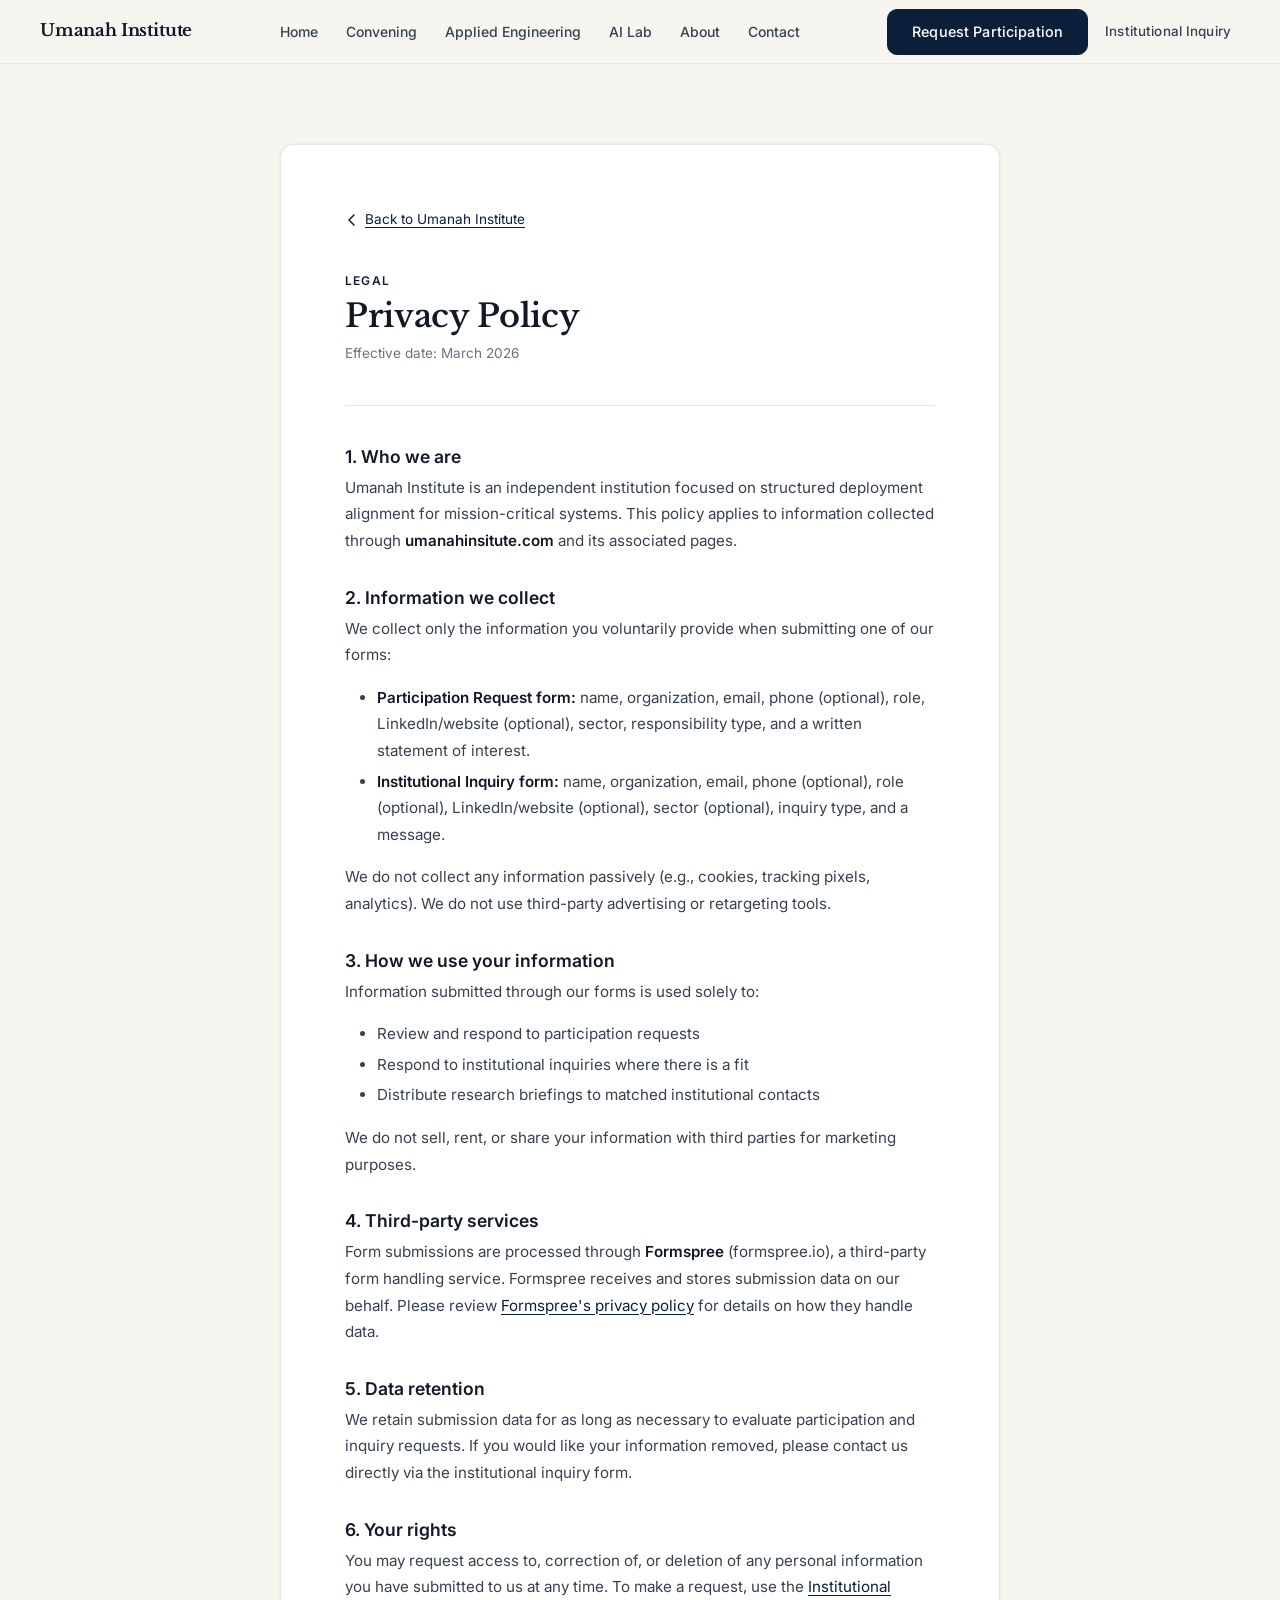
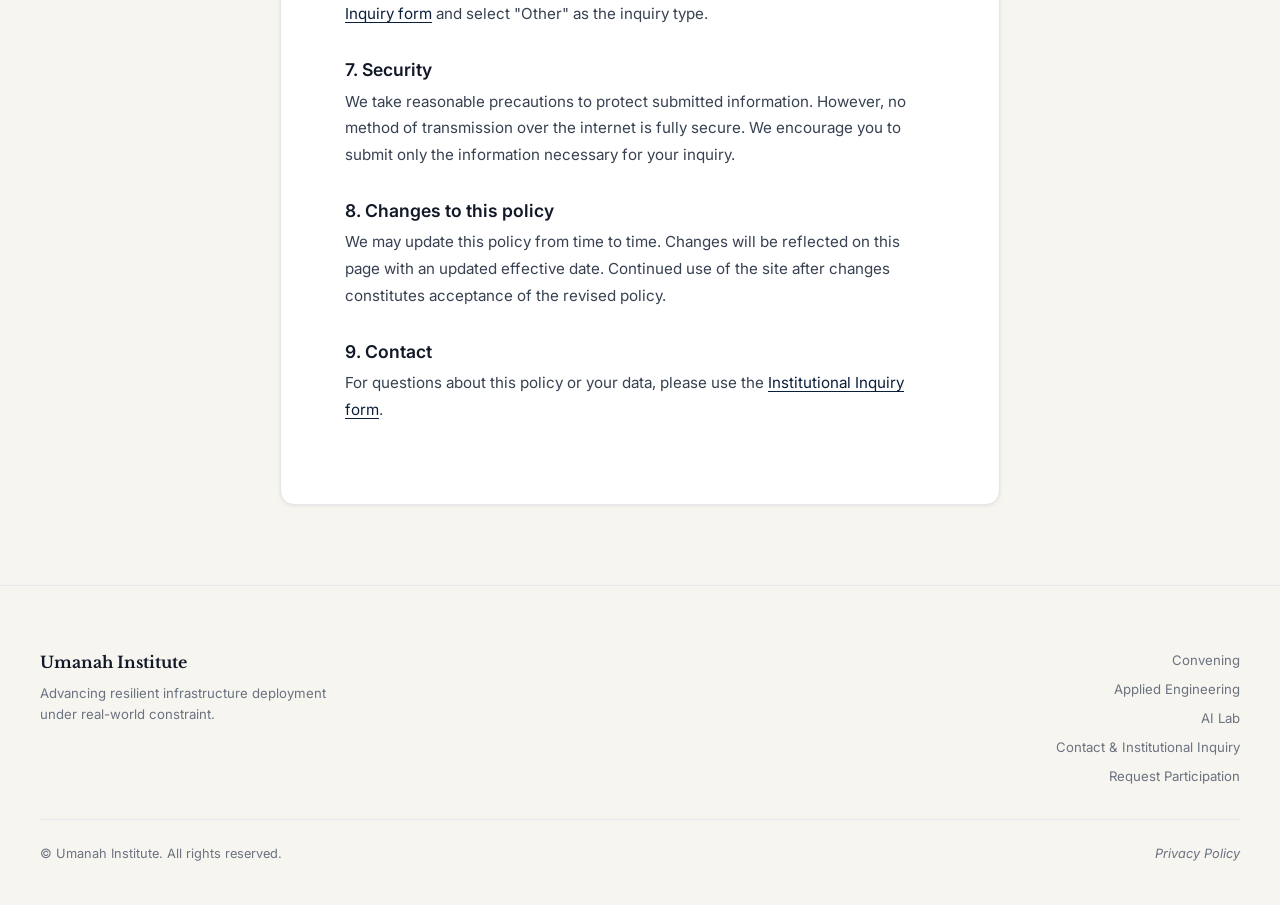
<file: privacy-policy.html>
<!DOCTYPE html>
<html lang="en">
<head>
  <meta charset="UTF-8" />
  <meta name="viewport" content="width=device-width, initial-scale=1.0" />
  <title>Privacy Policy — Umanah Institute</title>
  <meta name="description" content="Privacy policy for Umanah Institute. How we handle information submitted through our participation and inquiry forms." />
  <meta name="robots" content="noindex, nofollow" />
  <link rel="stylesheet" href="css/tokens.css" />
  <link rel="stylesheet" href="css/base.css" />
  <style>
    .policy-main {
      padding: var(--sp-9) 0;
    }
    .policy-card {
      background: var(--bg-surface);
      border: 1px solid var(--border);
      border-radius: var(--card-radius);
      box-shadow: var(--card-shadow);
      padding: var(--sp-8) var(--sp-8);
      max-width: 720px;
      margin: 0 auto;
    }
    .policy-back {
      display: inline-flex;
      align-items: center;
      gap: 6px;
      font-size: 0.85rem;
      color: var(--text-muted);
      margin-bottom: var(--sp-6);
      transition: color 0.18s;
      text-decoration: none;
    }
    .policy-back:hover { color: var(--navy); }
    .policy-label {
      font-size: 0.75rem;
      font-weight: 600;
      color: var(--navy);
      letter-spacing: 0.1em;
      text-transform: uppercase;
      margin-bottom: var(--sp-2);
      display: block;
    }
    .policy-card h1 {
      font-size: clamp(1.6rem, 3vw, 2rem);
      margin-bottom: var(--sp-2);
      color: var(--text-primary);
    }
    .policy-date {
      font-size: 0.85rem;
      color: var(--text-muted);
      margin-bottom: var(--sp-6);
      display: block;
    }
    .policy-divider {
      border: none;
      border-top: 1px solid var(--border);
      margin: var(--sp-6) 0;
    }
    .policy-card h2 {
      font-size: 1.1rem;
      color: var(--text-primary);
      margin-bottom: var(--sp-2);
      margin-top: var(--sp-5);
      font-family: var(--font-body);
      font-weight: 600;
      letter-spacing: 0;
    }
    .policy-card h2:first-of-type { margin-top: 0; }
    .policy-card p {
      font-size: 0.95rem;
      color: var(--text-secondary);
      line-height: 1.75;
      max-width: 100%;
      margin-bottom: var(--sp-3);
    }
    .policy-card ul {
      list-style: disc;
      padding-left: var(--sp-5);
      margin-bottom: var(--sp-3);
    }
    .policy-card ul li {
      font-size: 0.95rem;
      color: var(--text-secondary);
      line-height: 1.75;
      margin-bottom: var(--sp-1);
    }
    .policy-card a {
      color: var(--navy);
      text-decoration: underline;
      text-underline-offset: 3px;
    }
    .policy-card a:hover { color: var(--navy-hover); }
    @media (max-width: 768px) {
      .policy-card { padding: var(--sp-5) var(--sp-4); }
    }
  </style>
</head>
<body class="form-page">
<div id="site-box">

  <!-- ============================================================
       NAVIGATION — minimal form-page header
       ============================================================ -->
  <nav class="site-nav" role="navigation" aria-label="Main navigation">
    <div class="container nav-inner">
      <a href="index.html" class="nav-wordmark">Umanah Institute</a>

      <ul class="nav-links" role="list">
        <li><a href="index.html" class="nav-link">Home</a></li>
        <li><a href="convening.html" class="nav-link">Convening</a></li>
        <li><a href="applied-engineering.html" class="nav-link">Applied Engineering</a></li>
        <li><a href="ai-lab.html" class="nav-link">AI Lab</a></li>
        <li><a href="index.html#hp-about" class="nav-link">About</a></li>
        <li><a href="institutional-inquiry.html" class="nav-link">Contact</a></li>
      </ul>

      <div class="nav-actions">
        <a href="request-participation.html" class="btn btn-primary">Request Participation</a>
        <a href="institutional-inquiry.html" class="btn btn-secondary">Institutional Inquiry</a>
      </div>

      <button class="nav-hamburger" id="hamburgerBtn" aria-label="Toggle mobile menu" aria-expanded="false">
        <span></span>
        <span></span>
        <span></span>
      </button>
    </div>
  </nav>

  <!-- Mobile Menu -->
  <div class="nav-mobile-menu" id="mobileMenu" role="navigation" aria-label="Mobile navigation">
    <a href="index.html" class="nav-link">Home</a>
    <a href="convening.html" class="nav-link">Convening</a>
    <a href="applied-engineering.html" class="nav-link">Applied Engineering</a>
    <a href="ai-lab.html" class="nav-link">AI Lab</a>
    <a href="index.html#hp-about" class="nav-link">About</a>
    <a href="institutional-inquiry.html" class="nav-link">Contact</a>
    <div class="nav-mobile-actions">
      <a href="request-participation.html" class="btn btn-primary">Request Participation</a>
      <a href="institutional-inquiry.html" class="btn btn-secondary">Institutional Inquiry</a>
    </div>
  </div>

  <!-- MAIN -->
  <main>
    <div class="container policy-main">
      <div class="policy-card">

        <a href="index.html" class="policy-back">
          <svg width="14" height="14" viewBox="0 0 14 14" fill="none" aria-hidden="true">
            <path d="M9 2L4 7l5 5" stroke="currentColor" stroke-width="1.5" stroke-linecap="round" stroke-linejoin="round"/>
          </svg>
          Back to Umanah Institute
        </a>

        <span class="policy-label">Legal</span>
        <h1>Privacy Policy</h1>
        <span class="policy-date">Effective date: March 2026</span>

        <hr class="policy-divider" />

        <h2>1. Who we are</h2>
        <p>Umanah Institute is an independent institution focused on structured deployment alignment for mission-critical systems. This policy applies to information collected through <strong>umanahinsitute.com</strong> and its associated pages.</p>

        <h2>2. Information we collect</h2>
        <p>We collect only the information you voluntarily provide when submitting one of our forms:</p>
        <ul>
          <li><strong>Participation Request form:</strong> name, organization, email, phone (optional), role, LinkedIn/website (optional), sector, responsibility type, and a written statement of interest.</li>
          <li><strong>Institutional Inquiry form:</strong> name, organization, email, phone (optional), role (optional), LinkedIn/website (optional), sector (optional), inquiry type, and a message.</li>
        </ul>
        <p>We do not collect any information passively (e.g., cookies, tracking pixels, analytics). We do not use third-party advertising or retargeting tools.</p>

        <h2>3. How we use your information</h2>
        <p>Information submitted through our forms is used solely to:</p>
        <ul>
          <li>Review and respond to participation requests</li>
          <li>Respond to institutional inquiries where there is a fit</li>
          <li>Distribute research briefings to matched institutional contacts</li>
        </ul>
        <p>We do not sell, rent, or share your information with third parties for marketing purposes.</p>

        <h2>4. Third-party services</h2>
        <p>Form submissions are processed through <strong>Formspree</strong> (formspree.io), a third-party form handling service. Formspree receives and stores submission data on our behalf. Please review <a href="https://formspree.io/legal/privacy-policy/" target="_blank" rel="noopener noreferrer">Formspree's privacy policy</a> for details on how they handle data.</p>

        <h2>5. Data retention</h2>
        <p>We retain submission data for as long as necessary to evaluate participation and inquiry requests. If you would like your information removed, please contact us directly via the institutional inquiry form.</p>

        <h2>6. Your rights</h2>
        <p>You may request access to, correction of, or deletion of any personal information you have submitted to us at any time. To make a request, use the <a href="institutional-inquiry.html">Institutional Inquiry form</a> and select "Other" as the inquiry type.</p>

        <h2>7. Security</h2>
        <p>We take reasonable precautions to protect submitted information. However, no method of transmission over the internet is fully secure. We encourage you to submit only the information necessary for your inquiry.</p>

        <h2>8. Changes to this policy</h2>
        <p>We may update this policy from time to time. Changes will be reflected on this page with an updated effective date. Continued use of the site after changes constitutes acceptance of the revised policy.</p>

        <h2>9. Contact</h2>
        <p>For questions about this policy or your data, please use the <a href="institutional-inquiry.html">Institutional Inquiry form</a>.</p>

      </div>
    </div>
  </main>

  <!-- FOOTER -->
  <footer class="site-footer">
    <div class="container">
      <div class="footer-inner">
        <div class="footer-top">
          <div>
            <p class="footer-wordmark">Umanah Institute</p>
            <p class="footer-tagline">Advancing resilient infrastructure deployment under real-world constraint.</p>
          </div>
          <div class="footer-links">
            <a href="convening.html">Convening</a>
            <a href="applied-engineering.html">Applied Engineering</a>
            <a href="ai-lab.html">AI Lab</a>
            <a href="institutional-inquiry.html">Contact &amp; Institutional Inquiry</a>
            <a href="request-participation.html">Request Participation</a>
          </div>
        </div>
        <div class="footer-bottom">
          <p class="footer-copy">&copy; Umanah Institute. All rights reserved.</p>
          <a href="privacy-policy.html" class="footer-privacy">Privacy Policy</a>
        </div>
      </div>
    </div>
  </footer>

  <script src="js/main.js"></script>
</div><!-- /#site-box -->
</body>
</html>
</file>
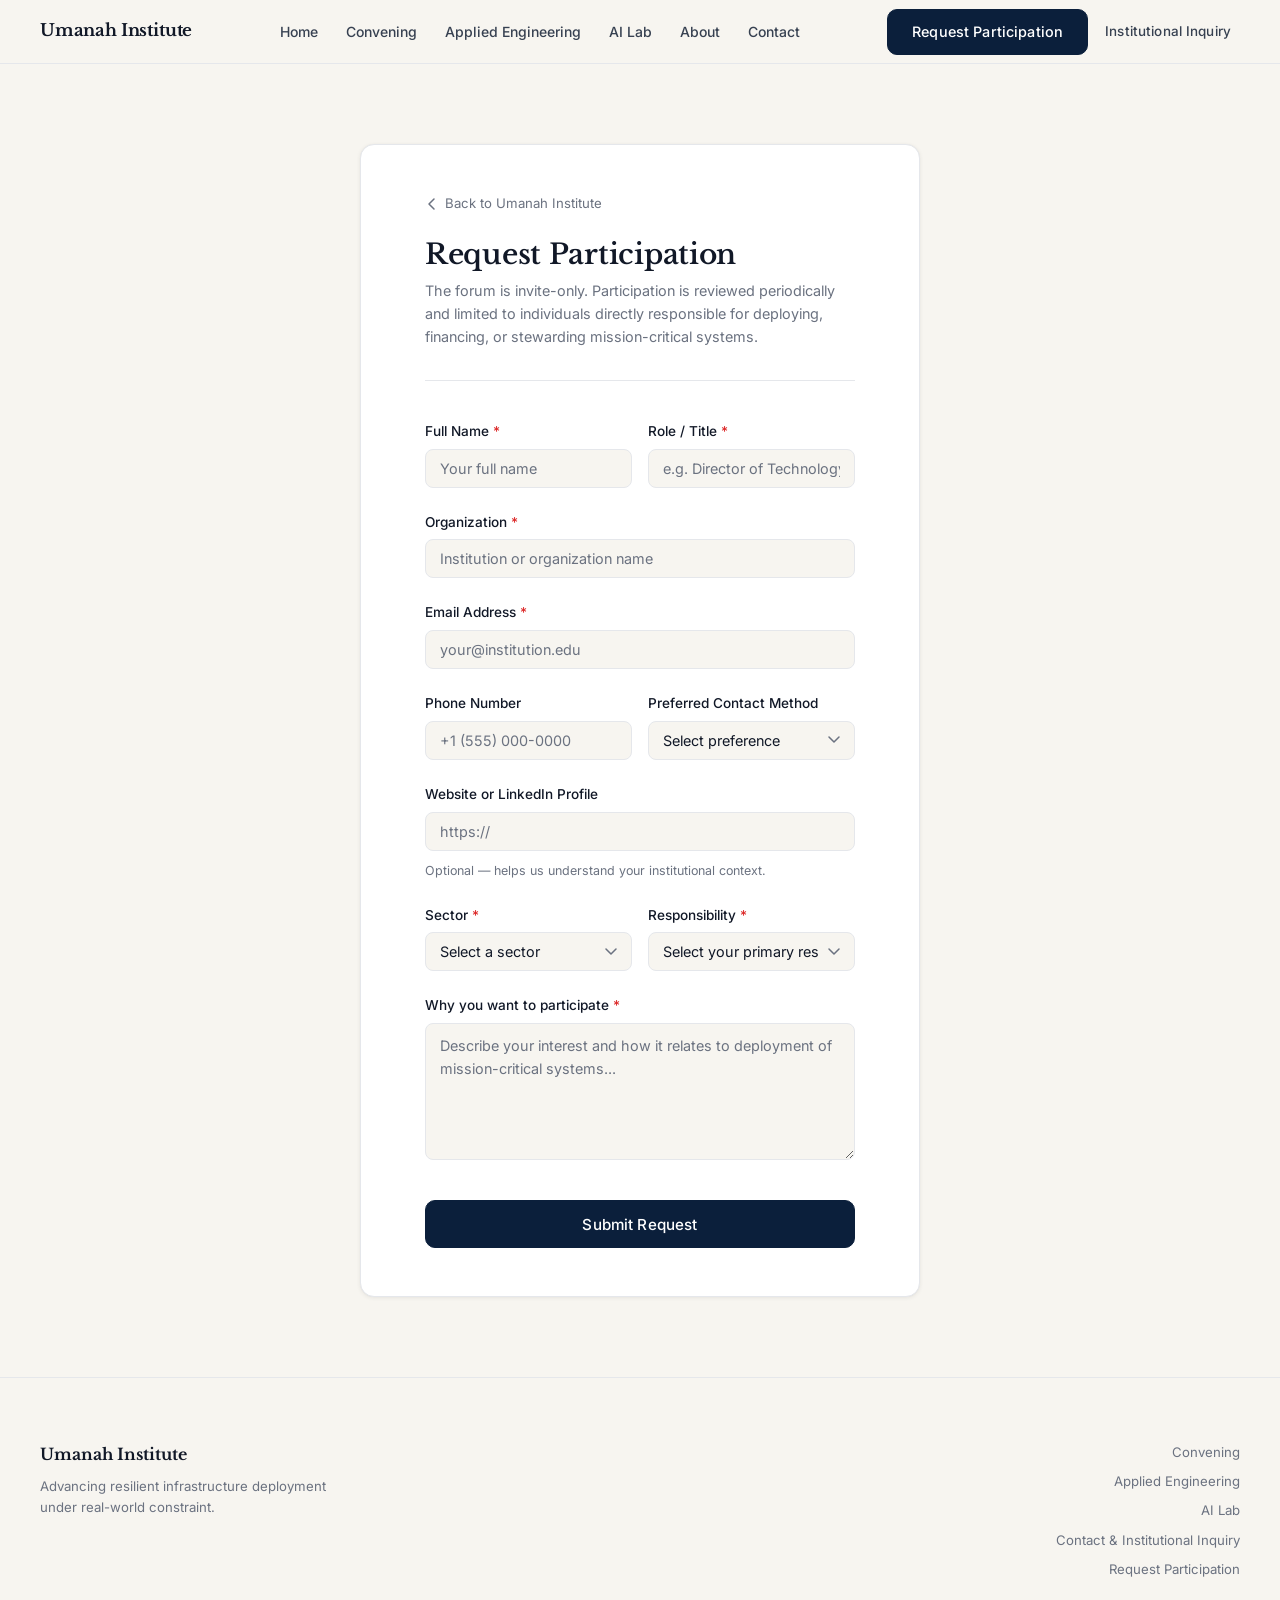
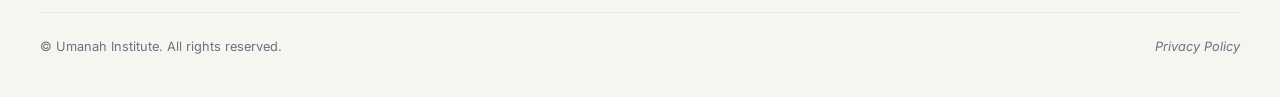
<file: request-participation.html>
<!DOCTYPE html>
<html lang="en">
<head>
  <meta charset="UTF-8" />
  <meta name="viewport" content="width=device-width, initial-scale=1.0" />
  <title>Request Participation — Umanah Institute</title>
  <meta name="description" content="Request participation in the Umanah Systems Deployment Forum. Invite-only working sessions for those directly responsible for deploying mission-critical systems." />
  <link rel="stylesheet" href="css/tokens.css" />
  <link rel="stylesheet" href="css/base.css" />
  <style>
    /* ── Form page layout ─────────────────────────────────── */
    .form-page {
      min-height: 100vh;
      display: flex;
      flex-direction: column;
    }
    .form-page main {
      flex: 1;
      display: flex;
      align-items: flex-start;
      justify-content: center;
      padding: var(--sp-9) var(--pad-mobile);
    }
    .form-card {
      background-color: var(--bg-surface);
      border: 1px solid var(--border);
      border-radius: var(--card-radius);
      box-shadow: var(--card-shadow);
      padding: var(--sp-7) var(--sp-8);
      width: 100%;
      max-width: 560px;
    }
    .form-header {
      margin-bottom: var(--sp-6);
      padding-bottom: var(--sp-5);
      border-bottom: 1px solid var(--border);
    }
    .form-header .back-link {
      display: inline-flex;
      align-items: center;
      gap: 6px;
      font-size: 0.825rem;
      color: var(--text-muted);
      margin-bottom: var(--sp-4);
      transition: color 0.15s;
      text-decoration: none;
    }
    .form-header .back-link:hover { color: var(--navy); }
    .form-header h1 {
      font-size: 1.75rem;
      margin-bottom: var(--sp-2);
    }
    .form-header p {
      font-size: 0.9rem;
      color: var(--text-muted);
      max-width: 48ch;
    }
    .form-body {
      display: flex;
      flex-direction: column;
      gap: var(--sp-4);
    }
    .form-group {
      display: flex;
      flex-direction: column;
      gap: 6px;
    }
    .form-group label {
      font-size: 0.85rem;
      font-weight: 500;
      color: var(--text-primary);
    }
    .form-group input,
    .form-group select,
    .form-group textarea {
      font-family: var(--font-body);
      font-size: 0.9rem;
      color: var(--text-primary);
      background-color: var(--bg-base);
      border: 1.5px solid var(--border);
      border-radius: 8px;
      padding: 10px 14px;
      width: 100%;
      transition: border-color 0.18s, box-shadow 0.18s;
      outline: none;
      appearance: none;
      -webkit-appearance: none;
    }
    .form-group select {
      background-image: url("data:image/svg+xml,%3Csvg xmlns='http://www.w3.org/2000/svg' width='12' height='8' viewBox='0 0 12 8'%3E%3Cpath d='M1 1l5 5 5-5' stroke='%236B7280' stroke-width='1.5' fill='none' stroke-linecap='round' stroke-linejoin='round'/%3E%3C/svg%3E");
      background-repeat: no-repeat;
      background-position: right 14px center;
      padding-right: 36px;
    }
    .form-group input:focus,
    .form-group select:focus,
    .form-group textarea:focus {
      border-color: var(--navy);
      box-shadow: 0 0 0 3px rgba(11, 31, 59, 0.08);
    }
    .form-group textarea {
      min-height: 120px;
      resize: vertical;
      line-height: 1.6;
    }
    .form-group input::placeholder,
    .form-group textarea::placeholder { color: var(--text-muted); }
    .form-submit { margin-top: var(--sp-3); }
    .form-submit .btn { width: 100%; height: 48px; font-size: 0.95rem; }
    .field-hint {
      font-size: 0.78rem;
      color: var(--text-muted);
      margin-top: 4px;
      display: block;
    }
    .form-success {
      display: none;
      flex-direction: column;
      align-items: center;
      text-align: center;
      gap: var(--sp-4);
      padding: var(--sp-8) 0;
    }
    .form-success.visible { display: flex; }
    .success-icon {
      width: 52px; height: 52px;
      background-color: #F0FDF4;
      border: 1.5px solid #BBF7D0;
      border-radius: 50%;
      display: flex; align-items: center; justify-content: center;
      color: var(--success);
    }
    .form-success h2 { font-size: 1.25rem; color: var(--text-primary); }
    .form-success p  { font-size: 0.9rem; color: var(--text-muted); max-width: 36ch; }
    .form-row {
      display: grid;
      grid-template-columns: 1fr 1fr;
      gap: var(--sp-3);
    }
    @keyframes spin { to { transform: rotate(360deg); } }
    @media (max-width: 560px) {
      .form-row { grid-template-columns: 1fr; }
      .form-card { padding: var(--sp-5) var(--sp-4); }
    }
  </style>
</head>
<body class="form-page">
<div id="site-box">

  <!-- ============================================================
       NAVIGATION
       ============================================================ -->
  <nav class="site-nav" role="navigation" aria-label="Main navigation">
    <div class="container nav-inner">
      <a href="index.html" class="nav-wordmark">Umanah Institute</a>

      <ul class="nav-links" role="list">
        <li><a href="index.html" class="nav-link">Home</a></li>
        <li><a href="convening.html" class="nav-link">Convening</a></li>
        <li><a href="applied-engineering.html" class="nav-link">Applied Engineering</a></li>
        <li><a href="ai-lab.html" class="nav-link">AI Lab</a></li>
        <li><a href="index.html#hp-about" class="nav-link">About</a></li>
        <li><a href="institutional-inquiry.html" class="nav-link">Contact</a></li>
      </ul>

      <div class="nav-actions">
        <a href="request-participation.html" class="btn btn-primary nav-active-action">Request Participation</a>
        <a href="institutional-inquiry.html" class="btn btn-secondary">Institutional Inquiry</a>
      </div>

      <button class="nav-hamburger" id="hamburgerBtn" aria-label="Toggle mobile menu" aria-expanded="false">
        <span></span>
        <span></span>
        <span></span>
      </button>

    </div>
  </nav>

  <!-- Mobile Menu -->
  <div class="nav-mobile-menu" id="mobileMenu" role="navigation" aria-label="Mobile navigation">
    <a href="index.html" class="nav-link">Home</a>
    <a href="convening.html" class="nav-link">Convening</a>
    <a href="applied-engineering.html" class="nav-link">Applied Engineering</a>
    <a href="ai-lab.html" class="nav-link">AI Lab</a>
    <a href="index.html#hp-about" class="nav-link">About</a>
    <a href="institutional-inquiry.html" class="nav-link">Contact</a>
    <div class="nav-mobile-actions">
      <a href="request-participation.html" class="btn btn-primary">Request Participation</a>
      <a href="institutional-inquiry.html" class="btn btn-secondary">Institutional Inquiry</a>
    </div>
  </div>

  <!-- ============================================================
       FORM MAIN
       ============================================================ -->
  <main>
    <div class="form-card">

      <!-- Header -->
      <div class="form-header">
        <a href="index.html" class="back-link">
          <svg width="14" height="14" viewBox="0 0 14 14" fill="none" aria-hidden="true">
            <path d="M9 2L4 7l5 5" stroke="currentColor" stroke-width="1.5" stroke-linecap="round" stroke-linejoin="round"/>
          </svg>
          Back to Umanah Institute
        </a>
        <h1>Request Participation</h1>
        <p>The forum is invite-only. Participation is reviewed periodically and limited to individuals directly responsible for deploying, financing, or stewarding mission-critical systems.</p>
      </div>

      <!-- Success State (hidden by default) -->
      <div class="form-success" id="formSuccess" role="alert" aria-live="polite">
        <div class="success-icon" aria-hidden="true">
          <svg width="22" height="22" viewBox="0 0 22 22" fill="none">
            <path d="M4 11l5 5 9-9" stroke="currentColor" stroke-width="2" stroke-linecap="round" stroke-linejoin="round"/>
          </svg>
        </div>
        <h2>Thank you.</h2>
        <p>Submissions are reviewed periodically.</p>
        <a href="index.html" class="btn btn-secondary" style="margin-top: var(--sp-2);">Return to homepage</a>
      </div>

      <!-- Form -->
      <form class="form-body" id="participationForm" novalidate>

        <!-- Row: Full Name + Role/Title -->
        <div class="form-row">
          <div class="form-group">
            <label for="fullName">Full Name <span aria-hidden="true" style="color: #DC2626;">*</span></label>
            <input
              type="text"
              id="fullName"
              name="fullName"
              placeholder="Your full name"
              autocomplete="name"
              required
            />
            <span class="field-error" id="fullNameError" role="alert" style="font-size:0.8rem; color: #DC2626; display:none;"></span>
          </div>
          <div class="form-group">
            <label for="role">Role / Title <span aria-hidden="true" style="color: #DC2626;">*</span></label>
            <input
              type="text"
              id="role"
              name="role"
              placeholder="e.g. Director of Technology Transfer"
              autocomplete="organization-title"
              required
            />
            <span class="field-error" id="roleError" role="alert" style="font-size:0.8rem; color: #DC2626; display:none;"></span>
          </div>
        </div>

        <div class="form-group">
          <label for="organization">Organization <span aria-hidden="true" style="color: #DC2626;">*</span></label>
          <input
            type="text"
            id="organization"
            name="organization"
            placeholder="Institution or organization name"
            autocomplete="organization"
            required
          />
          <span class="field-error" id="organizationError" role="alert" style="font-size:0.8rem; color: #DC2626; display:none;"></span>
        </div>

        <div class="form-group">
          <label for="email">Email Address <span aria-hidden="true" style="color: #DC2626;">*</span></label>
          <input
            type="email"
            id="email"
            name="email"
            placeholder="your@institution.edu"
            autocomplete="email"
            required
          />
          <span class="field-error" id="emailError" role="alert" style="font-size:0.8rem; color: #DC2626; display:none;"></span>
        </div>

        <!-- Row: Phone + Preferred Contact -->
        <div class="form-row">
          <div class="form-group">
            <label for="phone">Phone Number</label>
            <input
              type="tel"
              id="phone"
              name="phone"
              placeholder="+1 (555) 000-0000"
              autocomplete="tel"
            />
          </div>
          <div class="form-group">
            <label for="preferredContact">Preferred Contact Method</label>
            <select id="preferredContact" name="preferredContact">
              <option value="" disabled selected>Select preference</option>
              <option value="Email">Email</option>
              <option value="Phone">Phone</option>
            </select>
          </div>
        </div>

        <div class="form-group">
          <label for="websiteLinkedin">Website or LinkedIn Profile</label>
          <input
            type="url"
            id="websiteLinkedin"
            name="websiteLinkedin"
            placeholder="https://"
            autocomplete="url"
          />
          <span class="field-hint">Optional — helps us understand your institutional context.</span>
        </div>

        <!-- Row: Sector + Responsibility -->
        <div class="form-row">
          <div class="form-group">
            <label for="sector">Sector <span aria-hidden="true" style="color: #DC2626;">*</span></label>
            <select id="sector" name="sector" required>
              <option value="" disabled selected>Select a sector</option>
              <option value="Space">Space &amp; Aerospace</option>
              <option value="Defense">Defense Systems</option>
              <option value="Energy">Energy Infrastructure</option>
              <option value="Mobility">Mobility Platforms</option>
              <option value="Bio">Bio &amp; Pharma Systems</option>
              <option value="Other">Other</option>
            </select>
            <span class="field-error" id="sectorError" role="alert" style="font-size:0.8rem; color: #DC2626; display:none;"></span>
          </div>
          <div class="form-group">
            <label for="responsibility">Responsibility <span aria-hidden="true" style="color: #DC2626;">*</span></label>
            <select id="responsibility" name="responsibility" required>
              <option value="" disabled selected>Select your primary responsibility</option>
              <option value="Operator">Operator</option>
              <option value="Program Manager">Program Manager</option>
              <option value="TTO">TTO (Technology Transfer Office)</option>
              <option value="Capital">Capital Provider</option>
              <option value="Builder">Builder</option>
              <option value="Other">Other</option>
            </select>
            <span class="field-error" id="responsibilityError" role="alert" style="font-size:0.8rem; color: #DC2626; display:none;"></span>
          </div>
        </div>

        <div class="form-group">
          <label for="motivation">Why you want to participate <span aria-hidden="true" style="color: #DC2626;">*</span></label>
          <textarea
            id="motivation"
            name="motivation"
            placeholder="Describe your interest and how it relates to deployment of mission-critical systems..."
            rows="5"
            required
          ></textarea>
          <span class="field-error" id="motivationError" role="alert" style="font-size:0.8rem; color: #DC2626; display:none;"></span>
        </div>

        <div class="form-submit">
          <button type="submit" class="btn btn-primary" id="submitBtn">
            <span id="submitText">Submit Request</span>
            <span id="submitSpinner" style="display:none; margin-left: 8px;">
              <svg width="16" height="16" viewBox="0 0 16 16" fill="none" aria-hidden="true" style="animation: spin 0.8s linear infinite;">
                <circle cx="8" cy="8" r="6" stroke="rgba(255,255,255,0.3)" stroke-width="2"/>
                <path d="M8 2a6 6 0 016 6" stroke="white" stroke-width="2" stroke-linecap="round"/>
              </svg>
            </span>
          </button>
        </div>

      </form>

    </div>
  </main>

  <!-- ============================================================
       FOOTER
       ============================================================ -->
  <footer class="site-footer">
    <div class="container">
      <div class="footer-inner">
        <div class="footer-top">
          <div>
            <p class="footer-wordmark">Umanah Institute</p>
            <p class="footer-tagline">Advancing resilient infrastructure deployment under real-world constraint.</p>
          </div>
          <div class="footer-links">
            <a href="convening.html">Convening</a>
            <a href="applied-engineering.html">Applied Engineering</a>
            <a href="ai-lab.html">AI Lab</a>
            <a href="institutional-inquiry.html">Contact &amp; Institutional Inquiry</a>
            <a href="request-participation.html">Request Participation</a>
          </div>
        </div>
        <div class="footer-bottom">
          <p class="footer-copy">&copy; Umanah Institute. All rights reserved.</p>
          <a href="privacy-policy.html" class="footer-privacy">Privacy Policy</a>
        </div>
      </div>
    </div>
  </footer>

  <script src="js/main.js"></script>
  <script src="js/forms.js"></script>
</div><!-- /#site-box -->
</body>
</html>
</file>
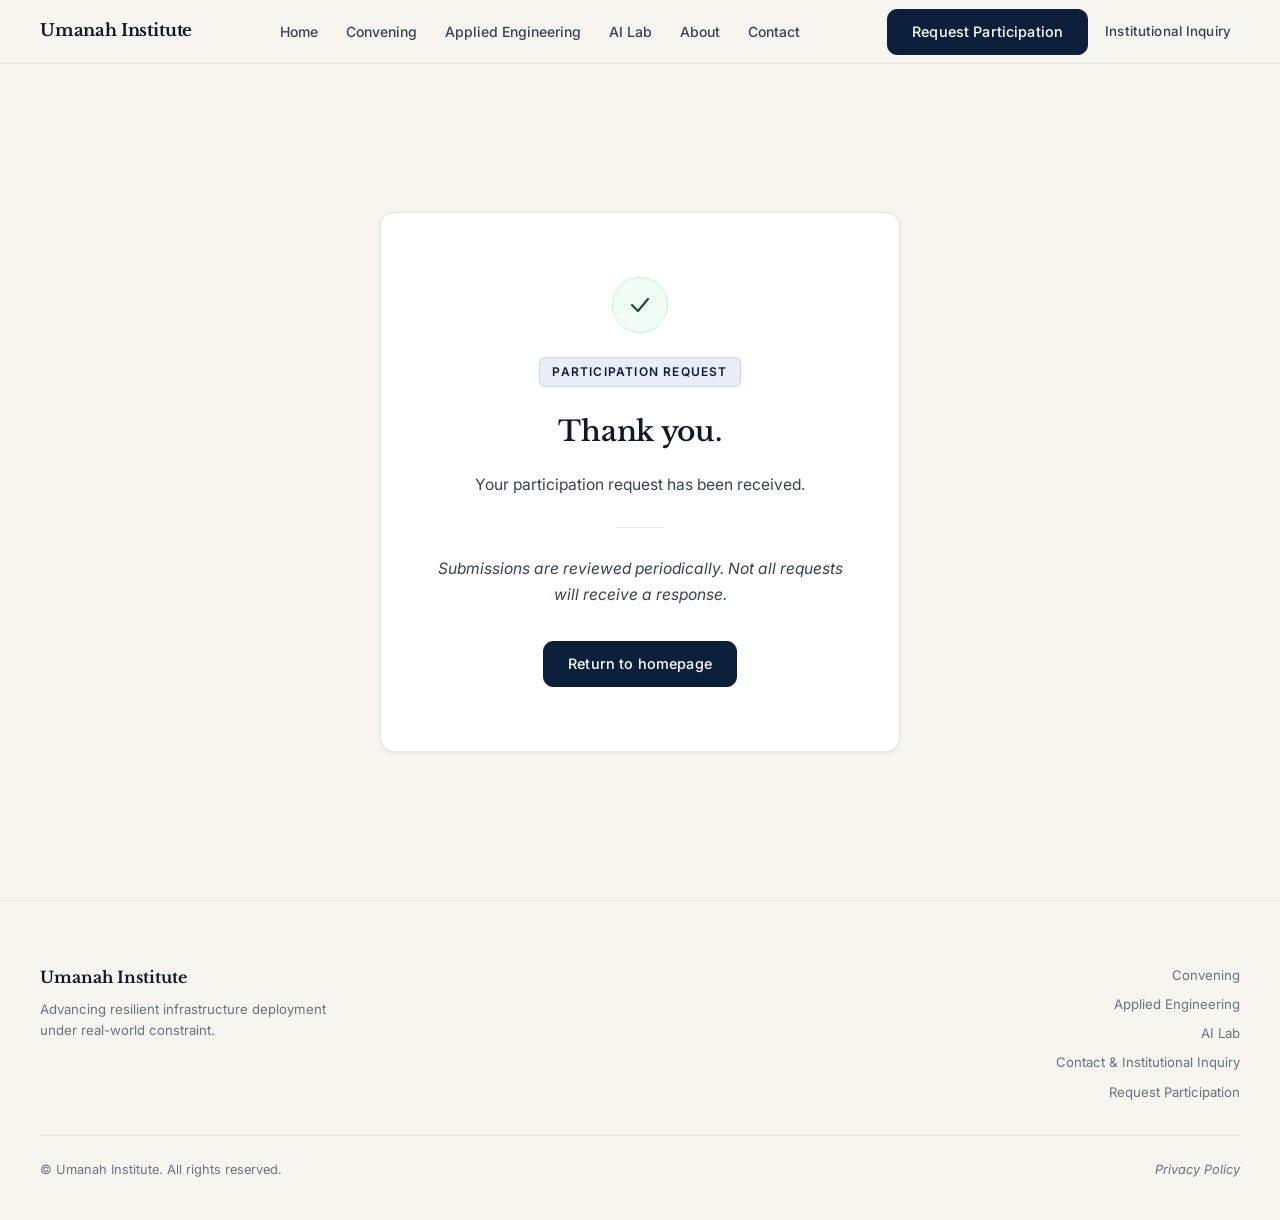
<file: thank-you.html>
<!DOCTYPE html>
<html lang="en">
<head>
  <meta charset="UTF-8" />
  <meta name="viewport" content="width=device-width, initial-scale=1.0" />
  <title>Thank You — Umanah Institute</title>
  <meta name="description" content="Your submission has been received by Umanah Institute." />
  <meta name="robots" content="noindex, nofollow" />
  <link rel="stylesheet" href="css/tokens.css" />
  <link rel="stylesheet" href="css/base.css" />
  <style>
    .thankyou-main {
      min-height: calc(100vh - var(--nav-height));
      display: flex;
      align-items: center;
      justify-content: center;
      padding: var(--sp-9) var(--pad-mobile);
    }
    .thankyou-card {
      background: var(--bg-surface);
      border: 1px solid var(--border);
      border-radius: var(--card-radius);
      box-shadow: var(--card-shadow);
      padding: var(--sp-8) var(--sp-7);
      max-width: 520px;
      width: 100%;
      text-align: center;
      display: flex;
      flex-direction: column;
      align-items: center;
      gap: var(--sp-4);
    }
    .thankyou-icon {
      width: 56px;
      height: 56px;
      background: #F0FDF4;
      border: 1.5px solid #BBF7D0;
      border-radius: 50%;
      display: flex;
      align-items: center;
      justify-content: center;
      color: #14532D;
      flex-shrink: 0;
    }
    .thankyou-card h1 {
      font-size: 1.75rem;
      color: var(--text-primary);
      margin: 0;
      line-height: 1.2;
    }
    .thankyou-type {
      display: inline-block;
      font-size: 0.75rem;
      font-weight: 600;
      color: var(--navy);
      letter-spacing: 0.1em;
      text-transform: uppercase;
      background: var(--navy-tint);
      border: 1px solid #C7D4E8;
      border-radius: 6px;
      padding: 4px 12px;
      margin-bottom: var(--sp-1);
    }
    .thankyou-card p {
      font-size: 0.975rem;
      color: var(--text-secondary);
      line-height: 1.7;
      max-width: 42ch;
      margin: 0 auto;
    }
    .thankyou-divider {
      width: 48px;
      height: 1px;
      background: var(--border);
      margin: var(--sp-1) auto;
    }
    .thankyou-note {
      font-size: 0.825rem;
      color: var(--text-muted);
      font-style: italic;
    }
    .thankyou-actions {
      display: flex;
      gap: var(--sp-3);
      flex-wrap: wrap;
      justify-content: center;
      margin-top: var(--sp-2);
    }
    @media (max-width: 560px) {
      .thankyou-card {
        padding: var(--sp-6) var(--sp-4);
      }
      .thankyou-actions {
        flex-direction: column;
        align-items: center;
      }
    }
  </style>
</head>
<body class="form-page">
<div id="site-box">

  <!-- NAV -->
  <nav class="site-nav" role="navigation" aria-label="Main navigation">
    <div class="container nav-inner">
      <a href="index.html" class="nav-wordmark">Umanah Institute</a>
      <ul class="nav-links" role="list">
        <li><a href="index.html" class="nav-link">Home</a></li>
        <li><a href="convening.html" class="nav-link">Convening</a></li>
        <li><a href="applied-engineering.html" class="nav-link">Applied Engineering</a></li>
        <li><a href="ai-lab.html" class="nav-link">AI Lab</a></li>
        <li><a href="index.html#hp-about" class="nav-link">About</a></li>
        <li><a href="institutional-inquiry.html" class="nav-link">Contact</a></li>
      </ul>

      <div class="nav-actions">
        <a href="request-participation.html" class="btn btn-primary">Request Participation</a>
        <a href="institutional-inquiry.html" class="btn btn-secondary">Institutional Inquiry</a>
      </div>
      <button class="nav-hamburger" id="hamburgerBtn" aria-label="Toggle mobile menu" aria-expanded="false">
        <span></span><span></span><span></span>
      </button>
    </div>
  </nav>

  <!-- Mobile Menu -->
  <div class="nav-mobile-menu" id="mobileMenu" role="navigation" aria-label="Mobile navigation">
    <a href="index.html" class="nav-link">Home</a>
    <a href="convening.html" class="nav-link">Convening</a>
    <a href="applied-engineering.html" class="nav-link">Applied Engineering</a>
    <a href="ai-lab.html" class="nav-link">AI Lab</a>
    <a href="index.html#hp-about" class="nav-link">About</a>
    <a href="institutional-inquiry.html" class="nav-link">Contact</a>
    <div class="nav-mobile-actions">
      <a href="request-participation.html" class="btn btn-primary">Request Participation</a>
      <a href="institutional-inquiry.html" class="btn btn-secondary">Institutional Inquiry</a>
    </div>
  </div>

  <!-- MAIN -->
  <main>
    <div class="thankyou-main">
      <div class="thankyou-card">

        <!-- Icon -->
        <div class="thankyou-icon" aria-hidden="true">
          <svg width="26" height="26" viewBox="0 0 26 26" fill="none">
            <path d="M5 13l6 6L21 7" stroke="currentColor" stroke-width="2.2" stroke-linecap="round" stroke-linejoin="round"/>
          </svg>
        </div>

        <!-- Type badge — set dynamically by JS -->
        <span class="thankyou-type" id="formTypeBadge">Submission Received</span>

        <!-- Heading -->
        <h1>Thank you.</h1>

        <!-- Message — swapped by JS based on form type -->
        <p id="thankYouMessage">Your submission has been received and will be reviewed.</p>

        <div class="thankyou-divider"></div>

        <p class="thankyou-note" id="thankYouNote">Submissions are reviewed periodically. Not all inquiries will receive a response.</p>

        <!-- Actions -->
        <div class="thankyou-actions">
          <a href="index.html" class="btn btn-primary">Return to homepage</a>
        </div>

      </div>
    </div>
  </main>

  <!-- FOOTER -->
  <footer class="site-footer">
    <div class="container">
      <div class="footer-inner">
        <div class="footer-top">
          <div>
            <p class="footer-wordmark">Umanah Institute</p>
            <p class="footer-tagline">Advancing resilient infrastructure deployment under real-world constraint.</p>
          </div>
          <div class="footer-links">
            <a href="convening.html">Convening</a>
            <a href="applied-engineering.html">Applied Engineering</a>
            <a href="ai-lab.html">AI Lab</a>
            <a href="institutional-inquiry.html">Contact &amp; Institutional Inquiry</a>
            <a href="request-participation.html">Request Participation</a>
          </div>
        </div>
        <div class="footer-bottom">
          <p class="footer-copy">&copy; Umanah Institute. All rights reserved.</p>
          <a href="privacy-policy.html" class="footer-privacy">Privacy Policy</a>
        </div>
      </div>
    </div>
  </footer>

  <script src="js/main.js"></script>
  <script>
    // Read ?type= param to customise the message
    (function () {
      const params  = new URLSearchParams(window.location.search);
      const type    = params.get('type') || 'participation';
      const badge   = document.getElementById('formTypeBadge');
      const msg     = document.getElementById('thankYouMessage');
      const note    = document.getElementById('thankYouNote');

      if (type === 'pilot') {
        badge.textContent = 'AI Lab Pilot Request';
        msg.textContent   = 'Your AI Lab pilot request has been received.';
        note.textContent  = 'We read every request. While you wait, the live demo is open at ai.umanah.org.';
      } else if (type === 'inquiry') {
        badge.textContent = 'Institutional Inquiry';
        msg.textContent   = 'Your institutional inquiry has been received.';
        note.textContent  = 'We will respond if there is a fit.';
      } else {
        badge.textContent = 'Participation Request';
        msg.textContent   = 'Your participation request has been received.';
        note.textContent  = 'Submissions are reviewed periodically. Not all requests will receive a response.';
      }
    })();
  </script>
</div><!-- /#site-box -->
</body>
</html>
</file>
<file: css/tokens.css>
/* ============================================================
   UMANAH INSTITUTE — Design Tokens
   Shared across all three pages.
   ============================================================ */

@import url('https://fonts.googleapis.com/css2?family=Libre+Baskerville:ital,wght@0,400;0,700;1,400&family=Inter:wght@300;400;500;600;700&display=swap');

:root {
  /* ── Backgrounds ──────────────────────────────────────── */
  --bg-base:          #F7F5F0;   /* warm off-white — primary page background */
  --bg-outer:         #E8E5DE;   /* stone — body background (outside boxed site) */
  --bg-surface:       #FFFFFF;   /* cards, sections on base */
  --bg-navy-wash:     rgba(11, 31, 59, 0.04); /* subtle navy tint for AE sections */

  /* ── Navy Accent ──────────────────────────────────────── */
  --navy:             #0B1F3B;
  --navy-hover:       #0A2A52;
  --navy-tint:        #E9EEF6;
  --navy-mid:         #15304F;   /* slightly lighter navy for AE section alternates */

  /* ── Text ─────────────────────────────────────────────── */
  --text-primary:     #111827;
  --text-secondary:   #374151;
  --text-muted:       #6B7280;

  /* ── Borders ──────────────────────────────────────────── */
  --border:           #E5E7EB;
  --border-navy:      rgba(11, 31, 59, 0.15); /* slightly stronger border for AE page */

  /* ── Status ───────────────────────────────────────────── */
  --success:          #14532D;

  /* ── Typography ───────────────────────────────────────── */
  --font-heading:     'Libre Baskerville', Georgia, serif;
  --font-body:        'Inter', system-ui, sans-serif;

  /* ── Spacing Scale (8px base) ─────────────────────────── */
  --sp-1:   4px;
  --sp-2:   8px;
  --sp-3:   16px;
  --sp-4:   24px;
  --sp-5:   32px;
  --sp-6:   40px;
  --sp-7:   48px;
  --sp-8:   64px;
  --sp-9:   80px;
  --sp-10:  96px;

  /* ── Layout ───────────────────────────────────────────── */
  --max-width:        1320px;
  --box-width:        1320px;
  --box-shadow:       0 2px 24px rgba(0,0,0,0.08), 0 0 1px rgba(0,0,0,0.04);
  --pad-mobile:       24px;
  --pad-tablet:       32px;
  --pad-desktop:      40px;

  /* ── Section Padding ──────────────────────────────────── */
  --sec-pad-desktop:  80px;
  --sec-pad-tablet:   56px;
  --sec-pad-mobile:   40px;

  /* ── Cards ────────────────────────────────────────────── */
  --card-radius:      14px;
  --card-pad:         24px;
  --card-shadow:      0 1px 4px rgba(0,0,0,0.07), 0 0 1px rgba(0,0,0,0.04);

  /* ── Buttons ──────────────────────────────────────────── */
  --btn-height:       46px;
  --btn-radius:       10px;

  /* ── Nav ──────────────────────────────────────────────── */
  --nav-height:       64px;
}
</file>
<file: css/base.css>
/* ============================================================
   UMANAH INSTITUTE — Base Stylesheet
   Reset, typography, layout utilities, nav, footer, buttons.
   Shared across all pages — import after tokens.css.
   ============================================================ */

/* ── Reset & Base ─────────────────────────────────────────── */
*, *::before, *::after {
  box-sizing: border-box;
  margin: 0;
  padding: 0;
}

html {
  scroll-behavior: smooth;
  font-size: 16px;
}

body {
  background-color: var(--bg-outer);
  color: var(--text-primary);
  font-family: var(--font-body);
  font-size: 1rem;
  line-height: 1.6;
  -webkit-font-smoothing: antialiased;
  -moz-osx-font-smoothing: grayscale;
}

img {
  max-width: 100%;
  display: block;
}

a {
  color: var(--navy);
  text-decoration: none;
}
a:hover {
  color: var(--navy-hover);
}

ul {
  list-style: none;
}

/* ── Boxed Site Wrapper ───────────────────────────────────── */
#site-box {
  max-width: var(--box-width);
  margin: 0 auto;
  background-color: var(--bg-base);
  box-shadow: var(--box-shadow);
  position: relative;
  min-height: 100vh;
}

/* ── Typography ───────────────────────────────────────────── */
h1, h2, h3, h4, h5, h6 {
  font-family: var(--font-heading);
  font-weight: 600;
  line-height: 1.2;
  letter-spacing: -0.01em;
  color: var(--text-primary);
}

h1 { font-size: clamp(2rem, 5vw, 3rem);     line-height: 1.15; }
h2 { font-size: clamp(1.5rem, 3vw, 2rem);   line-height: 1.2; }
h3 { font-size: clamp(1.1rem, 2.5vw, 1.3rem); line-height: 1.25; }
h4 { font-size: 1.05rem; line-height: 1.3; }

p {
  max-width: 68ch;
  color: var(--text-secondary);
}

strong {
  font-weight: 600;
  color: var(--text-primary);
}

/* ── Layout Utilities ─────────────────────────────────────── */
.container {
  max-width: var(--max-width);
  margin: 0 auto;
  padding-left: var(--pad-desktop);
  padding-right: var(--pad-desktop);
}

.section {
  padding-top: var(--sec-pad-desktop);
  padding-bottom: var(--sec-pad-desktop);
}

.divider {
  border: none;
  border-top: 1px solid var(--border);
  margin: 0;
}

/* ── Section Label (eyebrow above headings) ───────────────── */
.section-label {
  display: inline-block;
  font-family: var(--font-body);
  font-size: 0.75rem;
  font-weight: 600;
  color: var(--navy);
  letter-spacing: 0.1em;
  text-transform: uppercase;
  margin-bottom: var(--sp-3);
}

.section-heading {
  margin-bottom: var(--sp-4);
}

.section-lead {
  font-size: 1.05rem;
  color: var(--text-secondary);
  line-height: 1.7;
  max-width: 62ch;
  margin-bottom: var(--sp-5);
}

/* ── Buttons ──────────────────────────────────────────────── */
.btn {
  display: inline-flex;
  align-items: center;
  justify-content: center;
  height: var(--btn-height);
  padding: 0 var(--sp-4);
  border-radius: var(--btn-radius);
  font-family: var(--font-body);
  font-size: 0.9rem;
  font-weight: 500;
  cursor: pointer;
  transition: background-color 0.18s ease, color 0.18s ease, border-color 0.18s ease;
  white-space: nowrap;
  border: 1.5px solid transparent;
  text-decoration: none;
  letter-spacing: 0.01em;
}

.btn-primary {
  background-color: var(--navy);
  color: #fff;
  border-color: var(--navy);
}
.btn-primary:hover {
  background-color: var(--navy-hover);
  border-color: var(--navy-hover);
  color: #fff;
}

.btn-secondary {
  background-color: transparent;
  color: var(--navy);
  border-color: var(--navy);
}
.btn-secondary:hover {
  background-color: var(--navy-tint);
  color: var(--navy);
}

.btn-ghost {
  background-color: transparent;
  color: var(--navy);
  border-color: transparent;
  padding: 0 var(--sp-2);
  font-size: 0.875rem;
}
.btn-ghost:hover {
  color: var(--navy-hover);
  text-decoration: underline;
}

/* ── Sticky Navigation ────────────────────────────────────── */
.site-nav {
  position: sticky;
  top: 0;
  z-index: 100;
  height: var(--nav-height);
  background-color: rgba(247, 245, 240, 0.97);
  backdrop-filter: blur(6px);
  -webkit-backdrop-filter: blur(6px);
  border-bottom: 1px solid var(--border);
}

.nav-inner {
  display: flex;
  align-items: center;
  justify-content: space-between;
  height: 100%;
}

.nav-wordmark {
  font-family: var(--font-heading);
  font-size: 1.05rem;
  font-weight: 700;
  color: var(--text-primary);
  letter-spacing: -0.01em;
  flex-shrink: 0;
  text-decoration: none;
  margin-right: var(--sp-5);
}
.nav-wordmark:hover {
  color: var(--navy);
}

.nav-links {
  display: flex;
  align-items: center;
  gap: 20px;
  flex: 1;
}

.nav-link {
  font-size: 0.875rem;
  font-weight: 500;
  color: var(--text-secondary);
  transition: color 0.15s;
  text-decoration: none;
}
.nav-link:hover,
.nav-link.active {
  color: var(--navy);
}
.nav-link.active {
  text-decoration: underline;
  text-underline-offset: 3px;
  text-decoration-thickness: 1.5px;
}

.nav-actions {
  display: flex;
  align-items: center;
  gap: var(--sp-2);
  flex-shrink: 0;
}

/* In the nav, secondary CTA is text-link style — no border — to save horizontal space */
.nav-actions .btn-secondary {
  background: none;
  border-color: transparent;
  color: var(--text-secondary);
  font-size: 0.84rem;
  padding: 0 var(--sp-2);
  height: auto;
}
.nav-actions .btn-secondary:hover {
  background: none;
  color: var(--navy);
  text-decoration: underline;
  text-underline-offset: 2px;
}

/* ── Hamburger Button ─────────────────────────────────────── */
.nav-hamburger {
  display: none;
  flex-direction: column;
  justify-content: center;
  gap: 5px;
  width: 32px;
  height: 32px;
  cursor: pointer;
  background: none;
  border: none;
  padding: 0;
}
.nav-hamburger span {
  display: block;
  height: 1.5px;
  background-color: var(--text-primary);
  border-radius: 2px;
  transition: transform 0.2s ease, opacity 0.2s ease;
}
.nav-hamburger.open span:nth-child(1) { transform: translateY(6.5px) rotate(45deg); }
.nav-hamburger.open span:nth-child(2) { opacity: 0; }
.nav-hamburger.open span:nth-child(3) { transform: translateY(-6.5px) rotate(-45deg); }

/* ── Mobile Menu ──────────────────────────────────────────── */
.nav-mobile-menu {
  display: none;
  position: fixed;
  top: var(--nav-height);
  left: 0;
  right: 0;
  bottom: 0;
  background-color: var(--bg-base);
  border-bottom: 1px solid var(--border);
  padding: var(--sp-4);
  z-index: 99;
  flex-direction: column;
  gap: var(--sp-3);
  box-shadow: 0 4px 12px rgba(0,0,0,0.07);
  overflow-y: auto;
  -webkit-overflow-scrolling: touch;
}
.nav-mobile-menu.open {
  display: flex;
}
.nav-mobile-menu .nav-link {
  font-size: 1rem;
  padding: var(--sp-2) 0;
  border-bottom: 1px solid var(--border);
}
.nav-mobile-menu .nav-link:last-of-type {
  border-bottom: none;
}
.nav-mobile-actions {
  display: flex;
  flex-direction: column;
  gap: var(--sp-2);
  padding-top: var(--sp-3);
}
.nav-mobile-actions .btn {
  width: 100%;
  justify-content: center;
}

/* ── Unified Footer ───────────────────────────────────────── */
.site-footer {
  background-color: var(--bg-base);
  border-top: 1px solid var(--border);
  padding: var(--sp-8) 0 var(--sp-6);
}

.footer-inner {
  display: flex;
  flex-direction: column;
  gap: var(--sp-5);
}

.footer-top {
  display: flex;
  justify-content: space-between;
  align-items: flex-start;
  gap: var(--sp-6);
}

.footer-wordmark {
  font-family: var(--font-heading);
  font-size: 1rem;
  font-weight: 700;
  color: var(--text-primary);
  margin-bottom: var(--sp-2);
}

.footer-tagline {
  font-size: 0.825rem;
  color: var(--text-muted);
  max-width: 36ch;
}

.footer-links {
  display: flex;
  flex-direction: column;
  gap: var(--sp-2);
  align-items: flex-end;
}
.footer-links a {
  font-size: 0.825rem;
  color: var(--text-muted);
  transition: color 0.15s;
  text-decoration: none;
}
.footer-links a:hover {
  color: var(--navy);
}

.footer-bottom {
  border-top: 1px solid var(--border);
  padding-top: var(--sp-4);
  display: flex;
  justify-content: space-between;
  align-items: center;
  gap: var(--sp-4);
  flex-wrap: wrap;
}

.footer-copy {
  font-size: 0.8rem;
  color: var(--text-muted);
}

.footer-privacy {
  font-size: 0.8rem;
  color: var(--text-muted);
  font-style: italic;
  text-decoration: none;
}
.footer-privacy:hover {
  color: var(--navy);
}

/* ── Fade-in Entrance Animation ───────────────────────────── */
.fade-in {
  opacity: 0;
  transform: translateY(16px);
  transition: opacity 0.5s ease, transform 0.5s ease;
}
.fade-in.visible {
  opacity: 1;
  transform: translateY(0);
}

/* ── Checklist Items (shared: convening + homepage) ───────── */
.checklist-item {
  display: flex;
  align-items: center;
  gap: var(--sp-3);
  padding: var(--sp-3) 0;
  border-bottom: 1px solid var(--border);
}
.checklist-item:last-child {
  border-bottom: none;
}
.checklist-item .check-icon {
  width: 22px;
  height: 22px;
  border: 1.5px solid var(--navy);
  border-radius: 50%;
  display: flex;
  align-items: center;
  justify-content: center;
  flex-shrink: 0;
  color: var(--navy);
}
.checklist-item span {
  font-size: 0.95rem;
  font-weight: 500;
  color: var(--text-secondary);
}

/* ── Sector Tags (shared) ─────────────────────────────────── */
.sectors-list {
  display: flex;
  flex-wrap: wrap;
  gap: var(--sp-2);
  margin-bottom: var(--sp-5);
  justify-content: center;
}

.sector-tag {
  display: inline-flex;
  align-items: center;
  gap: 6px;
  flex: 0 1 auto;
  background-color: var(--navy-tint);
  border: 1px solid var(--border);
  border-radius: 8px;
  padding: 6px 14px;
  font-size: 0.825rem;
  font-weight: 500;
  color: var(--navy);
}

/* ── Mission / Principle Blocks (shared) ──────────────────── */
.mission-grid {
  display: grid;
  grid-template-columns: 1fr 1fr;
  gap: var(--sp-5);
  margin-top: var(--sp-6);
}

.mission-block {
  background-color: var(--bg-surface);
  border: 1px solid var(--border);
  border-radius: var(--card-radius);
  padding: var(--card-pad);
  box-shadow: var(--card-shadow);
  text-align: center;
}

.mission-block .block-label {
  font-size: 0.75rem;
  font-weight: 600;
  color: var(--navy);
  letter-spacing: 0.1em;
  text-transform: uppercase;
  margin-bottom: var(--sp-3);
  display: block;
  text-align: center;
}

.mission-block .block-statement {
  font-family: var(--font-heading);
  font-size: 1.3rem;
  font-weight: 600;
  color: var(--text-primary);
  line-height: 1.25;
  text-align: center;
}

/* ── Leadership Card (shared) ─────────────────────────────── */
.leadership-section {
  background-color: var(--bg-base);
  border-top: 1px solid var(--border);
}

.leadership-inner {
  display: flex;
  flex-direction: column;
  align-items: center;
  text-align: center;
  gap: var(--sp-5);
}

.leadership-inner .section-label {
  display: block;
  text-align: center;
}

.leadership-card {
  background: var(--bg-surface);
  border: 1px solid var(--border);
  border-radius: var(--card-radius);
  box-shadow: var(--card-shadow);
  padding: var(--sp-7) var(--sp-8);
  max-width: 580px;
  width: 100%;
  display: flex;
  flex-direction: column;
  align-items: center;
  gap: var(--sp-4);
  text-align: center;
}

.leadership-body {
  font-size: 1rem;
  color: var(--text-secondary);
  line-height: 1.75;
  max-width: 48ch;
  margin: 0;
  text-align: center;
}

.leadership-name-link {
  color: var(--navy);
  text-decoration: underline;
  text-underline-offset: 3px;
  text-decoration-color: rgba(11,31,59,0.35);
  transition: color 0.18s, text-decoration-color 0.18s;
}
.leadership-name-link:hover {
  color: var(--navy-hover);
  text-decoration-color: var(--navy-hover);
}
.leadership-name-link strong {
  color: inherit;
}

.leadership-linkedin {
  display: inline-flex;
  align-items: center;
  gap: 8px;
  margin-top: var(--sp-1);
  padding: 9px 20px;
  border: 1.5px solid var(--navy);
  border-radius: 8px;
  color: var(--navy);
  font-size: 0.875rem;
  font-weight: 500;
  transition: background-color 0.18s, color 0.18s;
  text-decoration: none;
}
.leadership-linkedin:hover {
  background-color: var(--navy-tint);
  color: var(--navy-hover);
}

/* ── Responsive — Tablet (≤ 1024px) ──────────────────────── */
@media (max-width: 1024px) {
  .container {
    padding-left: var(--pad-tablet);
    padding-right: var(--pad-tablet);
  }
  .section {
    padding-top: var(--sec-pad-tablet);
    padding-bottom: var(--sec-pad-tablet);
  }
  .mission-grid {
    grid-template-columns: 1fr 1fr;
  }
}

/* ── Responsive — Mobile (≤ 768px) ───────────────────────── */
@media (max-width: 768px) {
  .container {
    padding-left: var(--pad-mobile);
    padding-right: var(--pad-mobile);
  }
  .section {
    padding-top: var(--sec-pad-mobile);
    padding-bottom: var(--sec-pad-mobile);
  }

  /* Nav */
  .nav-links,
  .nav-actions {
    display: none;
  }
  .nav-hamburger {
    display: flex;
  }

  /* Global text centering */
  h1, h2, h3, h4, h5, h6 {
    text-align: center;
  }
  p {
    text-align: center;
    margin-left: auto;
    margin-right: auto;
  }
  .section-label,
  .hero-eyebrow,
  .block-label {
    display: block;
    text-align: center;
  }

  /* Mission grid */
  .mission-grid {
    grid-template-columns: 1fr;
  }
  .mission-block {
    text-align: center;
  }
  .mission-block .block-statement {
    text-align: center;
  }

  /* Footer */
  .footer-top {
    flex-direction: column;
    align-items: center;
    gap: var(--sp-4);
    text-align: center;
  }
  .footer-wordmark,
  .footer-tagline {
    text-align: center;
  }
  .footer-links {
    align-items: center;
    text-align: center;
  }
  .footer-bottom {
    flex-direction: column;
    align-items: center;
    gap: var(--sp-2);
    text-align: center;
  }

  /* Leadership */
  .leadership-card {
    padding: var(--sp-5) var(--sp-4);
  }

  /* Checklist */
  .checklist-item {
    justify-content: flex-start;
    text-align: left;
  }
  .checklist-item span {
    text-align: left;
    flex: 1;
  }
}

/* Top nav: links centred in the space between the wordmark and the buttons (equal room on both sides) */
@media (min-width: 769px) {
  .nav-wordmark { margin-right: 0; }
  .nav-links { justify-content: center; gap: 28px; margin: 0 var(--sp-4); }
}
@media (min-width: 1001px) and (max-width: 1240px) {
  .nav-links { gap: 16px; }
  .nav-actions .btn-secondary { display: none; }      /* "Contact" in the links already goes to the same page */
}
@media (min-width: 769px) and (max-width: 1000px) {  /* not enough room for six links and a button: use the menu */
  .nav-links, .nav-actions { display: none; }
  .nav-hamburger { display: flex; }
}

/* Form pages make <body> a flex column, which shrank the boxed wrapper (and the nav) to its content width. */
body.form-page #site-box { width: 100%; }
</file>
<file: css/homepage.css>
/* ============================================================
   UMANAH INSTITUTE — Homepage Styles
   New page, visual DNA from ui-main / Convening page.
   Import after tokens.css and base.css.
   ============================================================ */

/* ── Hero ─────────────────────────────────────────────────── */
.hp-hero {
  min-height: clamp(520px, 65vh, 800px);
  display: flex;
  align-items: center;
  border-bottom: 1px solid var(--border);
  text-align: center;
  padding-top: clamp(var(--sp-8), 8vh, var(--sp-10));
  padding-bottom: clamp(var(--sp-8), 8vh, var(--sp-10));
  background-color: var(--bg-base);
}

.hp-hero .container {
  width: 100%;
}

.hp-hero-eyebrow {
  display: block;
  font-family: var(--font-body);
  font-size: 0.78rem;
  font-weight: 500;
  color: var(--text-muted);
  letter-spacing: 0.1em;
  text-transform: uppercase;
  margin-bottom: var(--sp-4);
}

.hp-hero-title {
  font-size: clamp(2.6rem, 7vw, 4rem);
  line-height: 1.1;
  letter-spacing: -0.025em;
  color: var(--text-primary);
  margin-bottom: var(--sp-2);
}

.hp-hero-subtitle {
  font-family: var(--font-heading);
  font-size: clamp(1rem, 2.2vw, 1.25rem);
  font-weight: 400;
  font-style: italic;
  color: var(--text-muted);
  margin-bottom: var(--sp-5);
  display: block;
  max-width: 56ch;
  margin-left: auto;
  margin-right: auto;
}

.hp-hero-body {
  font-size: 1rem;
  line-height: 1.75;
  color: var(--text-secondary);
  max-width: 62ch;
  margin-bottom: var(--sp-6);
  margin-left: auto;
  margin-right: auto;
}

.hp-hero-actions {
  display: flex;
  align-items: center;
  justify-content: center;
  gap: var(--sp-3);
  flex-wrap: wrap;
  margin-bottom: var(--sp-4);
}

.hp-hero-note {
  font-size: 0.8rem;
  color: var(--text-muted);
  font-style: italic;
  display: block;
  text-align: center;
  max-width: 60ch;
  margin: 0 auto;
  line-height: 1.6;
}

/* ── Deployment Problem ───────────────────────────────────── */
.hp-problem-section {
  background-color: var(--bg-base);
}

.hp-problem-layout {
  display: grid;
  grid-template-columns: 1fr 1fr;
  gap: var(--sp-10);
  align-items: start;
}

.hp-problem-intro p {
  font-size: 1.05rem;
  color: var(--text-secondary);
  line-height: 1.7;
  margin-bottom: var(--sp-4);
  max-width: 54ch;
}

.hp-problem-intro .constraint-statement {
  font-family: var(--font-heading);
  font-style: italic;
  font-size: 1.05rem;
  color: var(--text-primary);
  margin-bottom: var(--sp-4);
}

.hp-constraint-list {
  margin-bottom: var(--sp-4);
}

.hp-constraint-list li {
  display: flex;
  align-items: flex-start;
  gap: var(--sp-3);
  padding: var(--sp-2) 0;
  border-bottom: 1px solid var(--border);
  font-size: 0.95rem;
  color: var(--text-secondary);
}
.hp-constraint-list li:last-child {
  border-bottom: none;
}
.hp-constraint-list li .icon {
  color: var(--navy);
  flex-shrink: 0;
  margin-top: 2px;
}

.hp-problem-callout {
  background-color: var(--bg-surface);
  border: 1px solid var(--border);
  border-radius: var(--card-radius);
  padding: var(--card-pad);
  box-shadow: var(--card-shadow);
}

.hp-callout-title {
  font-family: var(--font-heading);
  font-size: 1.45rem;
  font-weight: 700;
  color: var(--text-primary);
  line-height: 1.3;
  margin-bottom: var(--sp-3);
  text-align: center;
  max-width: 100%;
}

.hp-callout-body {
  font-size: 0.95rem;
  color: var(--text-secondary);
  line-height: 1.65;
  max-width: 100%;
  margin-bottom: var(--sp-3);
}

/* ── Two-Column Function Split ────────────────────────────── */
.hp-functions-section {
  background-color: var(--bg-surface);
}

.hp-functions-intro {
  text-align: center;
  max-width: 600px;
  margin: 0 auto var(--sp-7);
}
.hp-functions-intro .section-label,
.hp-functions-intro .section-heading {
  display: block;
  text-align: center;
}
.hp-functions-intro p {
  font-size: 1rem;
  color: var(--text-secondary);
  text-align: center;
  margin-left: auto;
  margin-right: auto;
}

.hp-function-grid {
  display: grid;
  grid-template-columns: 1fr 1fr;
  gap: var(--sp-4);
}

.hp-function-card {
  background-color: var(--bg-base);
  border: 1px solid var(--border);
  border-radius: var(--card-radius);
  padding: var(--sp-6) var(--sp-5);
  box-shadow: var(--card-shadow);
  display: flex;
  flex-direction: column;
  align-items: center;
  text-align: center;
  gap: var(--sp-4);
}

.hp-function-card-icon {
  width: 40px;
  height: 40px;
  background-color: var(--navy-tint);
  border-radius: 8px;
  display: flex;
  align-items: center;
  justify-content: center;
  color: var(--navy);
  flex-shrink: 0;
}

.hp-function-card h3 {
  font-size: 1.2rem;
  font-weight: 700;
  color: var(--text-primary);
  margin-bottom: var(--sp-2);
}
.hp-function-card p {
  font-size: 0.9rem;
  color: var(--text-secondary);
  line-height: 1.7;
  max-width: 100%;
  text-align: center;
}

.hp-function-cta {
  display: inline-flex;
  align-items: center;
  gap: 6px;
  font-size: 0.875rem;
  font-weight: 600;
  color: var(--navy);
  text-decoration: none;
  align-self: center;
  transition: color 0.15s;
}
.hp-function-cta:hover {
  color: var(--navy-hover);
}

/* ── Structured Alignment ─────────────────────────────────── */
.hp-alignment-section {
  background-color: var(--bg-base);
}

.hp-alignment-layout {
  display: grid;
  grid-template-columns: 1fr 1fr;
  gap: var(--sp-10);
  align-items: start;
}

.hp-alignment-body p {
  font-size: 1rem;
  color: var(--text-secondary);
  line-height: 1.7;
  margin-bottom: var(--sp-4);
  max-width: 56ch;
}

.hp-participants-grid {
  display: grid;
  grid-template-columns: 1fr 1fr;
  gap: var(--sp-3);
}

.hp-participant-card {
  background-color: var(--bg-surface);
  border: 1px solid var(--border);
  border-radius: var(--card-radius);
  padding: var(--sp-3) var(--sp-4);
  display: flex;
  align-items: center;
  gap: var(--sp-3);
}
.hp-participant-card .icon {
  color: var(--navy);
  flex-shrink: 0;
}
.hp-participant-card span {
  font-size: 0.85rem;
  font-weight: 500;
  color: var(--text-secondary);
  line-height: 1.4;
}

.hp-participant-card.full-width {
  grid-column: 1 / -1;
}

.hp-alignment-statement {
  margin-top: var(--sp-5);
  padding-top: var(--sp-4);
  border-top: 1px solid var(--border);
  font-size: 0.95rem;
  color: var(--text-secondary);
  line-height: 1.7;
  font-style: italic;
  max-width: 100%;
}

/* ── Focus Areas ──────────────────────────────────────────── */
.hp-focus-section {
  background-color: var(--bg-surface);
  text-align: center;
}
.hp-focus-section .section-label,
.hp-focus-section .section-heading {
  display: block;
  text-align: center;
}
.hp-focus-intro {
  font-size: 0.95rem;
  color: var(--text-secondary);
  line-height: 1.7;
  max-width: 60ch;
  margin: 0 auto var(--sp-6);
  text-align: center;
}

.hp-focus-grid {
  display: grid;
  grid-template-columns: repeat(3, 1fr);
  gap: var(--sp-3);
}

.hp-focus-card {
  background-color: var(--bg-base);
  border: 1px solid var(--border);
  border-radius: var(--card-radius);
  padding: var(--sp-4);
  display: flex;
  align-items: center;
  gap: var(--sp-3);
  text-align: left;
  box-shadow: var(--card-shadow);
}
.hp-focus-card .icon {
  color: var(--navy);
  flex-shrink: 0;
  width: 32px;
  height: 32px;
  background-color: var(--navy-tint);
  border-radius: 6px;
  display: flex;
  align-items: center;
  justify-content: center;
}
.hp-focus-card span {
  font-size: 0.875rem;
  font-weight: 500;
  color: var(--text-secondary);
}

/* ── How People Engage ────────────────────────────────────── */
.hp-engage-section {
  background-color: var(--bg-base);
}

.hp-engage-layout {
  display: grid;
  grid-template-columns: 1fr 1fr;
  gap: var(--sp-10);
  align-items: start;
}

.hp-engage-paths {
  display: flex;
  flex-direction: column;
}

.hp-engage-path {
  display: flex;
  align-items: center;
  gap: var(--sp-3);
  padding: var(--sp-3) 0;
  border-bottom: 1px solid var(--border);
}
.hp-engage-path:last-child {
  border-bottom: none;
}
.hp-engage-path .check-icon {
  width: 22px;
  height: 22px;
  border: 1.5px solid var(--navy);
  border-radius: 50%;
  display: flex;
  align-items: center;
  justify-content: center;
  flex-shrink: 0;
  color: var(--navy);
}
.hp-engage-path span {
  font-size: 0.95rem;
  font-weight: 500;
  color: var(--text-secondary);
}

.hp-engage-card {
  background-color: var(--bg-surface);
  border: 1px solid var(--border);
  border-radius: var(--card-radius);
  padding: var(--card-pad);
  box-shadow: var(--card-shadow);
  display: flex;
  flex-direction: column;
  align-items: center;
  text-align: center;
  gap: var(--sp-4);
}
.hp-engage-card h3 {
  font-size: 1.1rem;
  margin-bottom: var(--sp-2);
  text-align: center;
}
.hp-engage-card p {
  font-size: 0.9rem;
  color: var(--text-secondary);
  line-height: 1.7;
  max-width: 100%;
  text-align: center;
  margin-bottom: 0;
}

/* ── Principles (Mission & Method) ───────────────────────── */
.hp-principles-section {
  background-color: var(--bg-surface);
  text-align: center;
}
.hp-principles-section .section-label,
.hp-principles-section .section-heading {
  display: block;
  text-align: center;
}

/* ── About ────────────────────────────────────────────────── */
.hp-about-section {
  background-color: var(--bg-base);
}

.hp-about-layout {
  display: grid;
  grid-template-columns: 1.2fr 1fr;
  gap: var(--sp-10);
  align-items: start;
}

.hp-about-body {
  display: flex;
  flex-direction: column;
  align-items: center;
  text-align: center;
}
.hp-about-body .section-label,
.hp-about-body .section-heading {
  display: block;
  text-align: center;
}
.hp-about-body p {
  font-size: 1rem;
  color: var(--text-secondary);
  line-height: 1.7;
  max-width: 56ch;
  margin-bottom: var(--sp-4);
  text-align: center;
  margin-left: auto;
  margin-right: auto;
}

.hp-about-cta-block {
  background-color: var(--bg-surface);
  border: 1px solid var(--border);
  border-radius: var(--card-radius);
  padding: var(--card-pad);
  display: flex;
  flex-direction: column;
  align-items: center;
  text-align: center;
  gap: var(--sp-3);
  box-shadow: var(--card-shadow);
}
.hp-about-cta-block h3 {
  font-size: 1.05rem;
  margin-bottom: var(--sp-2);
  text-align: center;
}
.hp-about-cta-block p {
  font-size: 0.875rem;
  color: var(--text-muted);
  line-height: 1.65;
  max-width: 100%;
  text-align: center;
}

/* ── Responsive ───────────────────────────────────────────── */
@media (max-width: 1024px) {
  .hp-problem-layout,
  .hp-alignment-layout,
  .hp-engage-layout,
  .hp-about-layout {
    grid-template-columns: 1fr;
    gap: var(--sp-7);
  }
  .hp-focus-grid {
    grid-template-columns: 1fr 1fr;
  }
}

@media (max-width: 768px) {
  .hp-hero {
    min-height: auto;
    padding-top: var(--sp-7);
    padding-bottom: var(--sp-7);
  }
  .hp-hero-subtitle {
    text-align: center;
    margin-left: auto;
    margin-right: auto;
  }
  .hp-hero-body {
    text-align: center;
    margin-left: auto;
    margin-right: auto;
  }
  .hp-hero-actions {
    justify-content: center;
  }

  .hp-problem-intro p,
  .hp-problem-intro .constraint-statement {
    text-align: center;
    margin-left: auto;
    margin-right: auto;
  }
  .hp-constraint-list {
    display: flex;
    flex-direction: column;
    align-items: stretch;
    width: 100%;
  }
  .hp-constraint-list li {
    justify-content: flex-start;
    text-align: left;
    width: 100%;
  }

  .hp-function-grid {
    grid-template-columns: 1fr;
  }

  .hp-participants-grid {
    grid-template-columns: 1fr;
  }

  .hp-focus-grid {
    grid-template-columns: 1fr;
  }
  .hp-focus-card {
    justify-content: center;
    text-align: center;
  }
  .hp-focus-card span {
    text-align: center;
  }

  .hp-engage-paths {
    align-items: stretch;
  }
  .hp-engage-path {
    text-align: left;
  }

  .hp-about-body p {
    text-align: center;
    margin-left: auto;
    margin-right: auto;
  }
  .sectors-list {
    justify-content: center;
  }
  .hp-about-body .btn {
    display: flex;
    margin: 0 auto;
    width: fit-content;
  }
}
</file>
<file: css/ai-lab.css>
/* ============================================================
   UMANAH AI LAB PAGE — same tokens, fonts and components as the rest of the site.
   ============================================================ */
.al-hero { padding: var(--sp-9) 0 var(--sp-8); text-align: center; background: var(--bg-base); }
.al-eyebrow { font-size: .75rem; font-weight: 600; letter-spacing: .14em; text-transform: uppercase; color: var(--text-secondary); margin: 0 auto var(--sp-3); }
.al-eyebrow span { margin: 0 .55em; color: var(--text-muted); }
.al-eyebrow .al-eb-wide { margin: 0; color: inherit; }
@media (max-width: 767px) { .al-eyebrow .al-eb-wide { display: none; } }
.al-hero h1 { font-size: clamp(2.1rem, 6.5vw, 4.4rem); letter-spacing: -.02em; }
.al-nw { white-space: nowrap; }
.al-sub { font-family: var(--font-heading); font-style: italic; font-size: clamp(1.15rem, 2.4vw, 1.6rem); color: var(--text-secondary); max-width: 34em; margin: var(--sp-3) auto var(--sp-4); }
.al-lead { margin: 0 auto var(--sp-5); font-size: 1.05rem; line-height: 1.75; max-width: 60ch; }
.al-cta { display: flex; gap: var(--sp-3); justify-content: center; flex-wrap: wrap; }
.al-note { margin: var(--sp-3) auto var(--sp-7); font-size: .85rem; color: var(--text-muted); }
.al-frame { margin: 0 auto; max-width: 1180px; border-radius: 16px; background: #fff; box-shadow: 0 10px 40px rgba(11,31,59,.14), 0 0 0 1px var(--border); overflow: hidden; }
.al-frame-bar { display: flex; gap: 7px; padding: 11px 14px; background: #f1eee8; border-bottom: 1px solid var(--border); }
.al-frame-bar i { width: 10px; height: 10px; border-radius: 50%; background: #d5d0c6; display: block; }
.al-frame img { width: 100%; height: auto; display: block; }
.al-caption { margin: var(--sp-3) auto 0; font-size: .82rem; color: var(--text-muted); text-align: center; }

.al-band { background: #fff; border-top: 1px solid var(--border); border-bottom: 1px solid var(--border); }
.al-two { display: grid; grid-template-columns: 1fr 1fr; gap: var(--sp-8); align-items: start; }
.al-two h2 { margin-bottom: var(--sp-3); }
.al-two p + p { margin-top: var(--sp-3); }
.al-pull { font-family: var(--font-heading); font-style: italic; font-size: 1.2rem; color: var(--navy); line-height: 1.5; }
.al-small { font-size: .84rem; color: var(--text-muted); }
.al-h3 { margin-bottom: var(--sp-3); }

.al-verbs { display: grid; grid-template-columns: repeat(5, 1fr); gap: var(--sp-3); }
.al-verbs li { border-radius: var(--card-radius); padding: var(--card-pad); border: 1px solid var(--border); box-shadow: var(--card-shadow); }
.al-verbs h3 { margin-bottom: var(--sp-2); }
.al-verbs p { font-size: .92rem; line-height: 1.55; }
.v-ask { background: #F0F5FC; } .v-learn { background: #F4F7F3; } .v-build { background: #FCF7EE; } .v-explore { background: #F3F1FC; } .v-progress { background: #FBF1F2; }

.al-shots { display: grid; grid-template-columns: repeat(3, 1fr); gap: var(--sp-4); }
.al-shots figure { background: var(--bg-base); border: 1px solid var(--border); border-radius: var(--card-radius); overflow: hidden; box-shadow: var(--card-shadow); }
.al-shots img { width: 100%; height: auto; aspect-ratio: 16 / 10; object-fit: cover; object-position: top left; border-bottom: 1px solid var(--border); }
.al-shots figcaption { padding: var(--sp-3); font-size: .9rem; line-height: 1.5; color: var(--text-secondary); }

.al-steps { display: grid; grid-template-columns: repeat(3, 1fr); gap: var(--sp-4); counter-reset: none; }
.al-steps li { background: #fff; border: 1px solid var(--border); border-radius: var(--card-radius); padding: var(--card-pad); box-shadow: var(--card-shadow); }
.al-steps span { display: inline-grid; place-items: center; width: 34px; height: 34px; border-radius: 50%; background: var(--navy); color: #fff; font-weight: 600; margin-bottom: var(--sp-3); }
.al-steps h3 { margin-bottom: var(--sp-2); }

.al-checks { display: grid; gap: var(--sp-3); }
.al-checks li { position: relative; padding-left: 28px; color: var(--text-secondary); line-height: 1.6; }
.al-checks li::before { content: ""; position: absolute; left: 0; top: .45em; width: 14px; height: 14px; border-radius: 50%; background: var(--navy-tint); border: 2px solid var(--navy); }
.al-checks .al-soon::before { border-style: dashed; background: transparent; }
.al-checks .al-soon { color: var(--text-muted); font-style: italic; }

.al-loop { display: flex; flex-wrap: wrap; gap: var(--sp-2); margin-bottom: var(--sp-8); }
.al-loop li { padding: 10px 18px; border-radius: 999px; border: 1px solid var(--border-navy); background: #fff; font-weight: 500; color: var(--navy); position: relative; }
.al-loop li:not(:last-child)::after { content: "\2192"; position: absolute; right: -15px; top: 50%; transform: translateY(-50%); color: var(--text-muted); }
.al-loop li:not(:last-child) { margin-right: 12px; }
.al-teacher { margin-top: var(--sp-4); }

.al-configs { display: grid; grid-template-columns: repeat(3, 1fr); gap: var(--sp-4); }
.al-configs article { background: var(--bg-base); border: 1px solid var(--border); border-radius: var(--card-radius); padding: var(--card-pad); }
.al-configs svg { width: 130px; height: auto; margin-bottom: var(--sp-3); }
.al-configs h3 { margin-bottom: var(--sp-2); }
.al-configs ul { margin-top: var(--sp-3); padding-left: 1.1rem; list-style: disc; color: var(--text-secondary); font-size: .92rem; line-height: 1.6; }
.al-strip { display: grid; grid-template-columns: repeat(4, 1fr); gap: var(--sp-4); margin-top: var(--sp-7); padding-top: var(--sp-5); border-top: 1px solid var(--border); font-size: .9rem; color: var(--text-secondary); line-height: 1.55; }

.al-form { background: var(--bg-base); border: 1px solid var(--border); border-radius: var(--card-radius); padding: var(--sp-5); display: grid; gap: var(--sp-3); }
.al-form .form-group { display: grid; gap: 6px; }
.al-form label { font-size: .85rem; font-weight: 500; color: var(--text-primary); }
.al-form input, .al-form select, .al-form textarea { width: 100%; font: inherit; font-size: .95rem; padding: 11px 12px; border: 1px solid var(--border-navy); border-radius: 8px; background: #fff; color: var(--text-primary); }
.al-form input:focus, .al-form select:focus, .al-form textarea:focus { outline: 2px solid var(--navy); outline-offset: 1px; }
.al-form .field-error { font-size: .8rem; color: #B42318; display: none; }
.al-row { display: grid; grid-template-columns: 1fr 1fr; gap: var(--sp-3); }
.al-pilot .btn { justify-self: start; }

.al-final { text-align: center; }
.al-final h2 { margin: 0 auto var(--sp-5); max-width: 22ch; }

@media (max-width: 1100px) { .al-verbs { grid-template-columns: repeat(2, 1fr); } .al-shots { grid-template-columns: repeat(2, 1fr); } .al-strip { grid-template-columns: repeat(2, 1fr); } }
@media (max-width: 860px) {
  .al-hero { padding: var(--sp-8) 0 var(--sp-7); }
  .al-two, .al-steps, .al-configs, .al-row { grid-template-columns: 1fr; gap: var(--sp-5); }
  .al-shots { grid-template-columns: 1fr; }
  .al-verbs { grid-template-columns: 1fr; }
  .al-strip { grid-template-columns: 1fr; }
  .al-loop li:not(:last-child) { margin-right: 0; }
  .al-loop li:not(:last-child)::after { display: none; }
  .al-form { padding: var(--sp-4); }
}
.al-steps, .al-loop { list-style: none; }

/* ---- polish (2026-09-25) ---- */
/* Deployment cards: icon and text centred */
.al-configs article { text-align: center; }
.al-configs svg { display: block; margin: 0 auto var(--sp-3); }
.al-configs ul { list-style: none; padding-left: 0; }
.al-configs li + li { margin-top: 2px; }
/* How it works: numbers and text centred */
.al-steps li { text-align: center; }
.al-steps span { display: grid; margin-left: auto; margin-right: auto; }
.al-steps p { text-wrap: balance; }
/* Pilot illustration fills the space under the text */
.al-offline { margin: var(--sp-6) 0 0; padding: var(--sp-4); background: #fff; border: 1px solid var(--border); border-radius: var(--card-radius); text-align: center; }
.al-offline svg { width: 100%; max-width: 420px; height: auto; }
.al-offline figcaption { margin-top: var(--sp-2); font-size: .85rem; color: var(--text-muted); }
/* Screenshot lightbox */
.al-zoom { display: block; cursor: zoom-in; }
.al-zoom:focus-visible { outline: 3px solid var(--navy); outline-offset: -3px; }
.al-lightbox { border: 0; padding: 0; background: transparent; max-width: 100vw; max-height: 100vh; width: 100vw; height: 100vh; margin: 0; overflow: hidden; }
.al-lightbox::backdrop { background: rgba(11,31,59,.78); }
.al-lightbox[open] { display: grid; grid-template-columns: 64px minmax(0, 1fr) 64px; align-items: center; justify-items: center; }
.al-lightbox figure { grid-column: 2; margin: 0; max-width: 100%; text-align: center; }
.al-lightbox img { max-width: 100%; max-height: calc(100vh - 110px); width: auto; height: auto; border-radius: 10px; box-shadow: 0 20px 60px rgba(0,0,0,.45); background: #fff; }
.al-lightbox figcaption { margin-top: 10px; color: #fff; font-size: .9rem; }
.alb-nav, .alb-close { width: 48px; height: 48px; border-radius: 50%; border: 0; background: rgba(255,255,255,.92); color: var(--navy); font-size: 2rem; line-height: 1; cursor: pointer; display: grid; place-items: center; }
.alb-nav:focus-visible, .alb-close:focus-visible { outline: 3px solid #fff; outline-offset: 2px; }
.alb-prev { grid-column: 1; grid-row: 1; } .alb-next { grid-column: 3; grid-row: 1; }
.alb-close { position: absolute; top: 16px; right: 16px; z-index: 2; }
@media (max-width: 640px) {
  .al-lightbox[open] { grid-template-columns: 44px minmax(0, 1fr) 44px; }
  .alb-nav { width: 40px; height: 40px; font-size: 1.6rem; }
}
.al-hero .al-sub, .al-hero .al-lead { text-wrap: pretty; }
</file>
<file: css/applied-engineering.css>
/* ============================================================
   UMANAH INSTITUTE — Applied Engineering Page Styles
   Based on aeg-main structure, reskinned in site token system.
   Light mode, navy accents, no cyan/dark backgrounds.
   Import after tokens.css and base.css.
   ============================================================ */

/* ── Hero ─────────────────────────────────────────────────── */
#ae-hero {
  position: relative;
  min-height: clamp(520px, 65vh, 800px);
  display: flex;
  flex-direction: column;
  justify-content: center;
  align-items: center;
  padding: clamp(var(--sp-9), 8vh, 120px) 0 var(--sp-8);
  text-align: center;
  overflow: hidden;
  background-color: var(--bg-base);
  border-bottom: 1px solid var(--border);
}

/* Subtle structural grid — replaces AEG animated glows */
.ae-hero-grid {
  position: absolute;
  inset: 0;
  background-image:
    linear-gradient(rgba(11, 31, 59, 0.035) 1px, transparent 1px),
    linear-gradient(90deg, rgba(11, 31, 59, 0.035) 1px, transparent 1px);
  background-size: 64px 64px;
  pointer-events: none;
}

.ae-hero-content {
  position: relative;
  z-index: 1;
  max-width: 780px;
  padding: 0 var(--pad-desktop);
}

.ae-hero-badge {
  display: inline-flex;
  align-items: center;
  gap: 8px;
  font-family: var(--font-body);
  font-size: 0.75rem;
  font-weight: 600;
  letter-spacing: 0.08em;
  text-transform: uppercase;
  color: var(--navy);
  background: var(--navy-tint);
  border: 1px solid var(--border-navy);
  border-radius: 100px;
  padding: 6px 16px;
  margin-bottom: var(--sp-5);
}

.ae-hero-title {
  font-size: clamp(2.4rem, 6vw, 3.8rem);
  line-height: 1.1;
  letter-spacing: -0.02em;
  color: var(--text-primary);
  margin-bottom: var(--sp-2);
}

.ae-hero-tagline {
  font-family: var(--font-heading);
  font-size: clamp(1rem, 2vw, 1.2rem);
  font-weight: 400;
  font-style: italic;
  color: var(--text-muted);
  margin-bottom: var(--sp-4);
}

.ae-hero-desc {
  font-size: 1rem;
  color: var(--text-secondary);
  line-height: 1.7;
  max-width: 60ch;
  margin: 0 auto var(--sp-6);
}

.ae-hero-actions {
  display: flex;
  gap: var(--sp-3);
  justify-content: center;
  flex-wrap: wrap;
  margin-bottom: var(--sp-7);
}

/* Stat row below hero */
.ae-hero-stats {
  position: relative;
  z-index: 1;
  display: flex;
  gap: var(--sp-6);
  flex-wrap: wrap;
  justify-content: center;
  padding: var(--sp-5) var(--pad-desktop);
  border-top: 1px solid var(--border);
  width: 100%;
  background-color: var(--bg-surface);
}

.ae-stat {
  display: flex;
  flex-direction: column;
  align-items: center;
  gap: var(--sp-2);
}

.ae-stat-icon {
  width: 48px;
  height: 48px;
  background: var(--navy-tint);
  border: 1px solid var(--border);
  border-radius: var(--card-radius);
  display: flex;
  align-items: center;
  justify-content: center;
  color: var(--navy);
  transition: background 0.2s, border-color 0.2s;
}
.ae-stat:hover .ae-stat-icon {
  background: var(--navy-tint);
  border-color: var(--navy);
}

.ae-stat-label {
  font-size: 0.72rem;
  font-weight: 600;
  color: var(--text-muted);
  letter-spacing: 0.06em;
  text-transform: uppercase;
}

/* ── Section Dark: navy-tinted bg for technical feel ─────── */
.section-tinted {
  background-color: #F0F2F7; /* very subtle blue-grey, same family */
}

/* ── Core Framing (Mission) ───────────────────────────────── */
.ae-mission-grid {
  display: grid;
  grid-template-columns: 1fr 1fr;
  gap: var(--sp-10);
  align-items: start;
}

.ae-mission-statement h2 {
  margin-bottom: var(--sp-4);
}

.ae-mission-lead {
  font-size: 1.05rem;
  color: var(--text-secondary);
  line-height: 1.75;
  margin-bottom: var(--sp-3);
}

.ae-mission-statement p:not(.ae-mission-lead) {
  color: var(--text-muted);
  font-size: 0.95rem;
  line-height: 1.7;
}

.ae-pillars {
  display: flex;
  flex-direction: column;
  gap: var(--sp-3);
}

.ae-pillar {
  display: flex;
  flex-direction: column;
  gap: var(--sp-2);
  padding: var(--sp-4);
  background: var(--bg-surface);
  border: 1px solid var(--border);
  border-radius: var(--card-radius);
  transition: border-color 0.2s, transform 0.2s;
}
.ae-pillar:hover {
  border-color: var(--navy);
  transform: translateX(4px);
}

.ae-pillar-header {
  display: flex;
  align-items: center;
  gap: var(--sp-3);
}

.ae-pillar-icon {
  width: 40px;
  height: 40px;
  flex-shrink: 0;
  background: var(--navy-tint);
  border-radius: 8px;
  display: flex;
  align-items: center;
  justify-content: center;
  color: var(--navy);
}

.ae-pillar h3 {
  font-size: 0.95rem;
  font-weight: 600;
  color: var(--text-primary);
  font-family: var(--font-body);
}
.ae-pillar p {
  font-size: 0.875rem;
  color: var(--text-muted);
  line-height: 1.6;
  padding-left: calc(40px + var(--sp-3));
  max-width: 100%;
}

/* ── What We Do ───────────────────────────────────────────── */
.ae-eval-grid {
  display: grid;
  grid-template-columns: repeat(4, 1fr);
  gap: var(--sp-3);
  margin-bottom: var(--sp-5);
}

.ae-eval-card {
  padding: var(--sp-5) var(--sp-4);
  background: var(--bg-surface);
  border: 1px solid var(--border);
  border-radius: var(--card-radius);
  text-align: center;
  transition: border-color 0.2s, transform 0.2s;
}
.ae-eval-card:hover {
  border-color: var(--navy);
  transform: translateY(-4px);
}

.ae-eval-icon {
  width: 52px;
  height: 52px;
  background: var(--navy-tint);
  border-radius: var(--card-radius);
  display: flex;
  align-items: center;
  justify-content: center;
  color: var(--navy);
  margin: 0 auto var(--sp-3);
}

.ae-eval-card h3 {
  font-family: var(--font-body);
  font-size: 0.95rem;
  font-weight: 600;
  color: var(--text-primary);
  margin-bottom: var(--sp-2);
}
.ae-eval-card p {
  font-size: 0.85rem;
  color: var(--text-muted);
  line-height: 1.6;
  max-width: 100%;
}

.ae-report-callout {
  display: flex;
  flex-direction: column;
  align-items: center;
  text-align: center;
  gap: var(--sp-3);
  padding: var(--sp-5) var(--sp-6);
  background: var(--navy-tint);
  border: 1px solid var(--border-navy);
  border-radius: var(--card-radius);
  font-size: 0.95rem;
  color: var(--text-secondary);
}
.ae-report-callout-icon {
  width: 44px;
  height: 44px;
  background: var(--bg-surface);
  border: 1px solid var(--border);
  border-radius: 8px;
  display: flex;
  align-items: center;
  justify-content: center;
  color: var(--navy);
  flex-shrink: 0;
}
.ae-report-callout strong {
  color: var(--text-primary);
}

/* ── Approach / Steps ─────────────────────────────────────── */
.ae-steps {
  display: flex;
  align-items: flex-start;
  gap: 0;
  flex-wrap: wrap;
  justify-content: center;
}

.ae-step {
  flex: 1;
  min-width: 200px;
  max-width: 240px;
  display: flex;
  flex-direction: column;
  align-items: center;
}

.ae-step-number {
  font-family: var(--font-body);
  font-size: 2.5rem;
  font-weight: 700;
  color: var(--border);
  line-height: 1;
  margin-bottom: var(--sp-2);
  text-align: center;
  width: 100%;
  transition: color 0.2s;
}

.ae-step-content {
  padding: var(--sp-4);
  background: var(--bg-surface);
  border: 1px solid var(--border);
  border-radius: var(--card-radius);
  text-align: center;
  width: 100%;
  transition: border-color 0.2s;
}
.ae-step:hover .ae-step-content {
  border-color: var(--navy);
}
.ae-step:hover .ae-step-number {
  color: var(--navy);
}

.ae-step-icon {
  width: 48px;
  height: 48px;
  background: var(--navy-tint);
  border-radius: 8px;
  display: flex;
  align-items: center;
  justify-content: center;
  color: var(--navy);
  margin: 0 auto var(--sp-3);
}

.ae-step-content h3 {
  font-family: var(--font-body);
  font-size: 1rem;
  font-weight: 600;
  color: var(--text-primary);
  margin-bottom: var(--sp-2);
}
.ae-step-content p {
  font-size: 0.83rem;
  color: var(--text-muted);
  line-height: 1.6;
  max-width: 100%;
}

.ae-step-connector {
  flex-shrink: 0;
  color: var(--border);
  font-size: 1.2rem;
  padding: 0 8px;
  margin-top: 48px;
  font-weight: 300;
}

/* ── Current Status ───────────────────────────────────────── */
.ae-status-grid {
  display: grid;
  grid-template-columns: 1fr 1.2fr;
  gap: var(--sp-10);
  align-items: start;
}

.ae-status-lead {
  font-size: 1.05rem;
  color: var(--text-secondary);
  margin-bottom: var(--sp-3);
  line-height: 1.7;
}

.ae-status-grid p:not(.ae-status-lead) {
  color: var(--text-muted);
  margin-bottom: var(--sp-3);
  font-size: 0.95rem;
  line-height: 1.65;
  max-width: 52ch;
}

.ae-status-badge {
  display: inline-flex;
  align-items: center;
  gap: 10px;
  margin-top: var(--sp-4);
  padding: 10px 18px;
  background: var(--navy-tint);
  border: 1px solid var(--border-navy);
  border-radius: 100px;
  font-family: var(--font-body);
  font-size: 0.8rem;
  font-weight: 600;
  color: var(--navy);
}

.ae-badge-dot {
  width: 8px;
  height: 8px;
  background: #16a34a;
  border-radius: 50%;
  box-shadow: 0 0 0 3px rgba(22, 163, 74, 0.2);
  animation: ae-pulse 2s infinite;
}
@keyframes ae-pulse {
  0%, 100% { box-shadow: 0 0 0 3px rgba(22, 163, 74, 0.2); }
  50%       { box-shadow: 0 0 0 6px rgba(22, 163, 74, 0.1); }
}

.ae-status-tracks {
  display: flex;
  flex-direction: column;
  gap: var(--sp-4);
}

.ae-status-tracks h3 {
  font-family: var(--font-body);
  font-size: 0.95rem;
  font-weight: 600;
  color: var(--text-primary);
  margin-bottom: var(--sp-2);
}

.ae-track {
  display: flex;
  flex-direction: column;
  gap: 8px;
}

.ae-track-header {
  display: flex;
  align-items: center;
  gap: var(--sp-2);
  font-size: 0.875rem;
  font-weight: 500;
  color: var(--text-secondary);
}

.ae-track-bar {
  height: 6px;
  background: var(--border);
  border-radius: 100px;
  overflow: hidden;
}

.track-fill {
  height: 100%;
  background: linear-gradient(90deg, var(--navy-mid), var(--navy));
  border-radius: 100px;
  width: 0%;
  transition: width 1.4s ease;
}

.ae-track-phase {
  font-size: 0.72rem;
  font-weight: 600;
  color: var(--navy);
  letter-spacing: 0.06em;
  text-transform: uppercase;
}

/* ── Accountability & Transparency ────────────────────────── */
.ae-gov-grid {
  display: grid;
  grid-template-columns: repeat(3, 1fr);
  gap: var(--sp-4);
  margin-top: var(--sp-2);
}

.ae-gov-card {
  padding: var(--sp-5) var(--sp-4);
  background: var(--bg-surface);
  border: 1px solid var(--border);
  border-radius: var(--card-radius);
  transition: border-color 0.2s, transform 0.2s;
  text-align: center;
  display: flex;
  flex-direction: column;
  align-items: center;
  box-shadow: var(--card-shadow);
}
.ae-gov-card:hover {
  border-color: var(--navy);
  transform: translateY(-4px);
}

.ae-gov-icon {
  width: 52px;
  height: 52px;
  background: var(--navy-tint);
  border-radius: var(--card-radius);
  display: flex;
  align-items: center;
  justify-content: center;
  color: var(--navy);
  margin: 0 auto var(--sp-3);
}

.ae-gov-card h3 {
  font-family: var(--font-body);
  font-size: 0.95rem;
  font-weight: 600;
  color: var(--text-primary);
  margin-bottom: var(--sp-2);
}
.ae-gov-card p {
  font-size: 0.875rem;
  color: var(--text-muted);
  line-height: 1.6;
  max-width: 100%;
}

/* ── Applied Engineering Inquiry Block ────────────────────── */
.ae-inquiry-section {
  background-color: var(--navy);
}

.ae-inquiry-block {
  display: grid;
  grid-template-columns: 1fr auto;
  gap: var(--sp-8);
  align-items: center;
}

.ae-inquiry-text .section-label {
  color: rgba(255,255,255,0.65);
}

.ae-inquiry-text h2 {
  color: #ffffff;
  margin-bottom: var(--sp-3);
}

.ae-inquiry-text p {
  color: rgba(255,255,255,0.75);
  font-size: 0.95rem;
  line-height: 1.7;
  max-width: 54ch;
}

.btn-white {
  background-color: #ffffff;
  color: var(--navy);
  border-color: #ffffff;
  font-weight: 600;
  white-space: nowrap;
}
.btn-white:hover {
  background-color: var(--navy-tint);
  border-color: var(--navy-tint);
  color: var(--navy-hover);
}

/* ── Contact ──────────────────────────────────────────────── */
.ae-contact-grid {
  display: grid;
  grid-template-columns: repeat(3, 1fr);
  gap: var(--sp-3);
}

.ae-contact-card {
  padding: var(--sp-4);
  background: var(--bg-surface);
  border: 1px solid var(--border);
  border-radius: var(--card-radius);
  text-align: center;
  box-shadow: var(--card-shadow);
}

.ae-contact-icon {
  width: 44px;
  height: 44px;
  background: var(--navy-tint);
  border-radius: 8px;
  display: flex;
  align-items: center;
  justify-content: center;
  color: var(--navy);
  margin: 0 auto var(--sp-3);
}

.ae-contact-card h3 {
  font-family: var(--font-body);
  font-size: 0.95rem;
  font-weight: 600;
  color: var(--text-primary);
  margin-bottom: var(--sp-2);
}
.ae-contact-card p,
.ae-contact-card a {
  font-size: 0.875rem;
  color: var(--text-muted);
  line-height: 1.6;
  max-width: 100%;
}
.ae-contact-card a:hover {
  color: var(--navy);
}

/* ── Responsive ───────────────────────────────────────────── */
@media (max-width: 1024px) {
  .ae-eval-grid {
    grid-template-columns: 1fr 1fr;
  }
  .ae-mission-grid,
  .ae-status-grid {
    grid-template-columns: 1fr;
    gap: var(--sp-7);
  }
  .ae-inquiry-block {
    grid-template-columns: 1fr;
    gap: var(--sp-5);
    text-align: center;
  }
  .ae-inquiry-text p {
    margin-left: auto;
    margin-right: auto;
    text-align: center;
  }
}

@media (max-width: 768px) {
  #ae-hero {
    min-height: auto;
    padding-top: var(--sp-9);
    padding-bottom: var(--sp-5);
  }
  .ae-hero-content {
    padding: 0 var(--pad-mobile);
  }
  .ae-hero-stats {
    padding: var(--sp-5) var(--pad-mobile);
    gap: var(--sp-4);
  }
  .ae-eval-grid {
    grid-template-columns: 1fr;
  }
  .ae-steps {
    flex-direction: column;
    align-items: center;
  }
  .ae-step {
    min-width: 100%;
    max-width: 100%;
  }
  .ae-step-connector {
    transform: rotate(90deg);
    margin: 0;
    padding: var(--sp-2) 0;
  }
  .ae-gov-grid {
    grid-template-columns: 1fr;
  }
  .ae-contact-grid {
    grid-template-columns: 1fr;
  }
  .ae-report-callout {
    flex-direction: column;
    text-align: center;
  }
  .ae-pillar p {
    padding-left: 0;
    text-align: center;
  }
  .ae-status-grid p:not(.ae-status-lead) {
    max-width: 100%;
  }
}
</file>
<file: css/convening.css>
/* ============================================================
   UMANAH INSTITUTE — Convening Page Styles
   Section-specific layouts for /convening.
   Import after tokens.css and base.css.
   ============================================================ */

/* ── Hero ─────────────────────────────────────────────────── */
.hero {
  min-height: clamp(480px, 60vh, 720px);
  display: flex;
  align-items: center;
  border-bottom: 1px solid var(--border);
  text-align: center;
  padding-top: clamp(var(--sp-7), 6vh, var(--sp-10));
  padding-bottom: clamp(var(--sp-7), 6vh, var(--sp-10));
}

.hero .container {
  width: 100%;
}

.hero-eyebrow {
  display: block;
  font-family: var(--font-body);
  font-size: 0.8rem;
  font-weight: 500;
  color: var(--text-muted);
  letter-spacing: 0.08em;
  text-transform: uppercase;
  margin-bottom: var(--sp-4);
}

.hero-title {
  font-size: clamp(2.4rem, 6vw, 3.5rem);
  line-height: 1.12;
  letter-spacing: -0.02em;
  margin-bottom: var(--sp-2);
  color: var(--text-primary);
}

.hero-subtitle {
  font-family: var(--font-heading);
  font-size: clamp(1rem, 2vw, 1.2rem);
  font-weight: 400;
  font-style: italic;
  color: var(--text-muted);
  margin-bottom: var(--sp-5);
  display: block;
  text-align: center;
  width: 100%;
  max-width: 100%;
  margin-left: auto;
  margin-right: auto;
}

.hero-body {
  font-size: 1rem;
  line-height: 1.7;
  color: var(--text-secondary);
  max-width: 60ch;
  margin-bottom: var(--sp-4);
  margin-left: auto;
  margin-right: auto;
}

.hero-actions {
  display: flex;
  align-items: center;
  justify-content: center;
  gap: var(--sp-3);
  flex-wrap: wrap;
  margin-bottom: var(--sp-4);
}

.hero-trust {
  font-size: 0.8rem;
  color: var(--text-primary);
  font-style: italic;
  font-weight: 700;
  letter-spacing: 0.02em;
  display: block;
  text-align: center;
  width: 100%;
  max-width: 100%;
  margin-left: auto;
  margin-right: auto;
}
.hero-trust::before {
  content: '— ';
}

/* ── The Structural Problem ───────────────────────────────── */
.problem-section {
  background-color: var(--bg-base);
}

.problem-layout {
  display: grid;
  grid-template-columns: 1fr 1fr;
  gap: var(--sp-10);
  align-items: start;
}

.problem-intro p {
  font-size: 1.05rem;
  color: var(--text-secondary);
  line-height: 1.7;
  margin-bottom: var(--sp-4);
  max-width: 54ch;
}

.problem-intro .constraint-statement {
  font-family: var(--font-heading);
  font-style: italic;
  font-size: 1.1rem;
  color: var(--text-primary);
  margin-bottom: var(--sp-4);
}

.constraint-list {
  margin-bottom: var(--sp-5);
}

.constraint-list li {
  display: flex;
  align-items: flex-start;
  gap: var(--sp-3);
  padding: var(--sp-2) 0;
  border-bottom: 1px solid var(--border);
  font-size: 0.95rem;
  color: var(--text-secondary);
}
.constraint-list li:last-child {
  border-bottom: none;
}
.constraint-list li .icon {
  color: var(--navy);
  flex-shrink: 0;
  margin-top: 2px;
}

.problem-callout {
  background-color: var(--bg-surface);
  border: 1px solid var(--border);
  border-radius: var(--card-radius);
  padding: var(--card-pad);
  box-shadow: var(--card-shadow);
}

.problem-callout .callout-stat {
  font-family: var(--font-heading);
  font-size: 1.5rem;
  font-weight: 700;
  color: var(--text-primary);
  line-height: 1.3;
  margin-bottom: var(--sp-3);
  text-align: center;
  max-width: 100%;
}

.problem-callout .callout-text {
  font-size: 0.95rem;
  color: var(--text-secondary);
  line-height: 1.65;
  max-width: 100%;
  margin-bottom: var(--sp-4);
}

.callout-closing {
  padding-top: var(--sp-4);
  border-top: 1px solid var(--border);
}
.callout-closing p {
  font-family: var(--font-heading);
  font-style: italic;
  font-size: 1rem;
  color: var(--navy);
  max-width: 100%;
  line-height: 1.5;
  margin-bottom: var(--sp-2);
  text-align: center;
  margin-left: auto;
  margin-right: auto;
}

/* ── What This Forum Does ─────────────────────────────────── */
.forum-section {
  background-color: var(--bg-surface);
}

.forum-layout {
  display: flex;
  flex-direction: column;
  align-items: center;
  max-width: 680px;
  margin: 0 auto;
}

.forum-content {
  width: 100%;
  text-align: center;
}

.forum-content .section-label,
.forum-content .section-heading,
.forum-content .section-lead {
  text-align: center;
}

.forum-content .section-lead {
  margin-left: auto;
  margin-right: auto;
  max-width: 58ch;
}

.forum-content > p {
  text-align: center;
  margin-left: auto;
  margin-right: auto;
}

.participants-grid {
  display: grid;
  grid-template-columns: 1fr 1fr;
  gap: var(--sp-3);
  margin-bottom: var(--sp-5);
  width: 100%;
}

.participant-card {
  background-color: var(--bg-base);
  border: 1px solid var(--border);
  border-radius: var(--card-radius);
  padding: var(--sp-3) var(--sp-4);
  display: flex;
  flex-direction: column;
  align-items: center;
  justify-content: center;
  text-align: center;
  gap: var(--sp-2);
}

.participant-card .icon {
  color: var(--navy);
  flex-shrink: 0;
}

.participant-card span {
  font-size: 0.875rem;
  font-weight: 500;
  color: var(--text-secondary);
  line-height: 1.4;
  text-align: center;
}

.forum-focus {
  padding-top: var(--sp-4);
  border-top: 1px solid var(--border);
  text-align: center;
  width: 100%;
}
.forum-focus p {
  font-size: 0.95rem;
  color: var(--text-secondary);
  line-height: 1.7;
  max-width: 100%;
  margin-bottom: var(--sp-2);
  text-align: center;
  margin-left: auto;
  margin-right: auto;
}

.forum-cta-block {
  background-color: var(--bg-base);
  border: 1px solid var(--border);
  border-radius: var(--card-radius);
  padding: var(--card-pad);
  display: flex;
  flex-direction: column;
  align-items: center;
  text-align: center;
  gap: var(--sp-4);
  width: 100%;
  margin-top: var(--sp-5);
}

.forum-cta-block h3 {
  font-size: 1.15rem;
  margin-bottom: var(--sp-2);
  text-align: center;
}
.forum-cta-block p {
  font-size: 0.9rem;
  color: var(--text-secondary);
  line-height: 1.65;
  max-width: 100%;
  text-align: center;
}

/* ── Forum Structure ──────────────────────────────────────── */
.structure-section {
  background-color: var(--bg-base);
}

.structure-layout {
  display: grid;
  grid-template-columns: 1fr 1fr;
  gap: var(--sp-10);
  align-items: start;
}

.structure-left .format-checklist,
.structure-participation .format-checklist {
  display: flex;
  flex-direction: column;
}

.structure-participation {
  background-color: var(--bg-surface);
  border: 1px solid var(--border);
  border-radius: var(--card-radius);
  padding: var(--card-pad);
  display: flex;
  flex-direction: column;
  align-items: center;
  text-align: center;
}
.structure-participation h3 {
  font-size: 1.1rem;
  margin-bottom: var(--sp-3);
  text-align: center;
}
.structure-participation .format-checklist {
  width: 100%;
  margin-top: 0;
}

/* ── Core Areas of Work ───────────────────────────────────── */
.areas-section {
  background-color: var(--bg-surface);
  text-align: center;
}

.areas-section .section-label,
.areas-section .section-heading {
  display: block;
  text-align: center;
}

.areas-grid {
  display: grid;
  grid-template-columns: 1fr 1fr;
  gap: var(--sp-3);
  margin-top: var(--sp-6);
}

.area-card {
  background-color: var(--bg-base);
  border: 1px solid var(--border);
  border-radius: var(--card-radius);
  padding: var(--card-pad);
  box-shadow: var(--card-shadow);
  display: flex;
  align-items: flex-start;
  gap: var(--sp-4);
}

.area-icon {
  width: 36px;
  height: 36px;
  background-color: var(--navy-tint);
  border-radius: 8px;
  display: flex;
  align-items: center;
  justify-content: center;
  flex-shrink: 0;
  color: var(--navy);
}

.area-content h4 {
  font-size: 0.95rem;
  font-weight: 600;
  color: var(--text-primary);
  margin-bottom: 4px;
  font-family: var(--font-body);
}
.area-content p {
  font-size: 0.85rem;
  color: var(--text-muted);
  line-height: 1.5;
  max-width: 100%;
}

/* ── Format ───────────────────────────────────────────────── */
.format-section {
  background-color: var(--bg-base);
}

.format-layout {
  display: grid;
  grid-template-columns: 1fr 1fr;
  gap: var(--sp-10);
  align-items: start;
}

.format-checklist {
  display: flex;
  flex-direction: column;
  gap: 0;
}

.format-participation {
  background-color: var(--bg-surface);
  border: 1px solid var(--border);
  border-radius: var(--card-radius);
  padding: var(--card-pad);
  display: flex;
  flex-direction: column;
  align-items: center;
  text-align: center;
}
.format-participation h3 {
  font-size: 1.1rem;
  margin-bottom: var(--sp-3);
  text-align: center;
}
.format-participation p {
  font-size: 0.9rem;
  color: var(--text-secondary);
  line-height: 1.7;
  max-width: 100%;
  margin-bottom: var(--sp-4);
  text-align: center;
}
.format-participation .note {
  font-size: 0.85rem;
  color: var(--text-muted);
  font-style: italic;
  margin-top: var(--sp-2);
  border-top: 1px solid var(--border);
  padding-top: var(--sp-3);
  max-width: 100%;
  text-align: center;
}

/* ── Mission & Vision ─────────────────────────────────────── */
.mission-section {
  background-color: var(--bg-surface);
  text-align: center;
}
.mission-section .section-label,
.mission-section .section-heading {
  display: block;
  text-align: center;
}

/* ── About ────────────────────────────────────────────────── */
.about-section {
  background-color: var(--bg-base);
}

.about-layout {
  display: grid;
  grid-template-columns: 1.2fr 1fr;
  gap: var(--sp-10);
  align-items: start;
}

.about-body {
  display: flex;
  flex-direction: column;
  align-items: center;
  text-align: center;
}
.about-body .section-label,
.about-body .section-heading {
  text-align: center;
  display: block;
}
.about-body p {
  font-size: 1rem;
  color: var(--text-secondary);
  line-height: 1.7;
  max-width: 56ch;
  margin-bottom: var(--sp-4);
  text-align: center;
  margin-left: auto;
  margin-right: auto;
}

.about-cta-block {
  background-color: var(--bg-surface);
  border: 1px solid var(--border);
  border-radius: var(--card-radius);
  padding: var(--card-pad);
  display: flex;
  flex-direction: column;
  align-items: center;
  text-align: center;
}
.about-cta-block h3 {
  font-size: 1.05rem;
  margin-bottom: var(--sp-3);
  text-align: center;
  color: var(--text-primary);
}
.about-cta-block p {
  font-size: 0.875rem;
  color: var(--text-muted);
  line-height: 1.65;
  max-width: 100%;
  margin-bottom: var(--sp-4);
  text-align: center;
}

/* ── Responsive ───────────────────────────────────────────── */
@media (max-width: 1024px) {
  .problem-layout,
  .forum-layout,
  .format-layout,
  .structure-layout,
  .about-layout {
    grid-template-columns: 1fr;
    gap: var(--sp-7);
  }
}

@media (max-width: 768px) {
  .hero {
    padding-top: var(--sp-7);
    padding-bottom: var(--sp-7);
    min-height: auto;
  }
  .hero-body,
  .hero-subtitle,
  .hero-trust {
    text-align: center;
    margin-left: auto;
    margin-right: auto;
  }
  .hero-actions {
    justify-content: center;
  }
  .section-lead {
    text-align: center;
    margin-left: auto;
    margin-right: auto;
  }

  .problem-intro p,
  .problem-intro .constraint-statement {
    text-align: center;
    margin-left: auto;
    margin-right: auto;
  }
  .constraint-list {
    display: flex;
    flex-direction: column;
    align-items: stretch;
    width: 100%;
  }
  .constraint-list li {
    justify-content: flex-start;
    text-align: left;
    width: 100%;
  }

  .participants-grid {
    grid-template-columns: 1fr;
  }
  .participant-card {
    align-items: center;
    text-align: center;
  }

  .areas-grid {
    grid-template-columns: 1fr;
  }
  .area-card {
    flex-direction: column;
    align-items: center;
    text-align: center;
  }
  .area-content h4,
  .area-content p {
    text-align: center;
  }

  .about-body p {
    text-align: center;
    margin-left: auto;
    margin-right: auto;
  }
  .sectors-list {
    justify-content: center;
  }
  .about-body .btn {
    display: flex;
    margin: 0 auto;
    width: fit-content;
  }
  .about-cta-block p {
    text-align: center;
    margin-left: auto;
    margin-right: auto;
  }
  .about-cta-block .btn {
    display: flex;
    margin: 0 auto;
    width: fit-content;
  }
  .format-participation p,
  .format-participation .note {
    text-align: center;
    margin-left: auto;
    margin-right: auto;
  }
  .format-participation .btn {
    display: flex;
    margin: 0 auto;
  }
}
</file>
